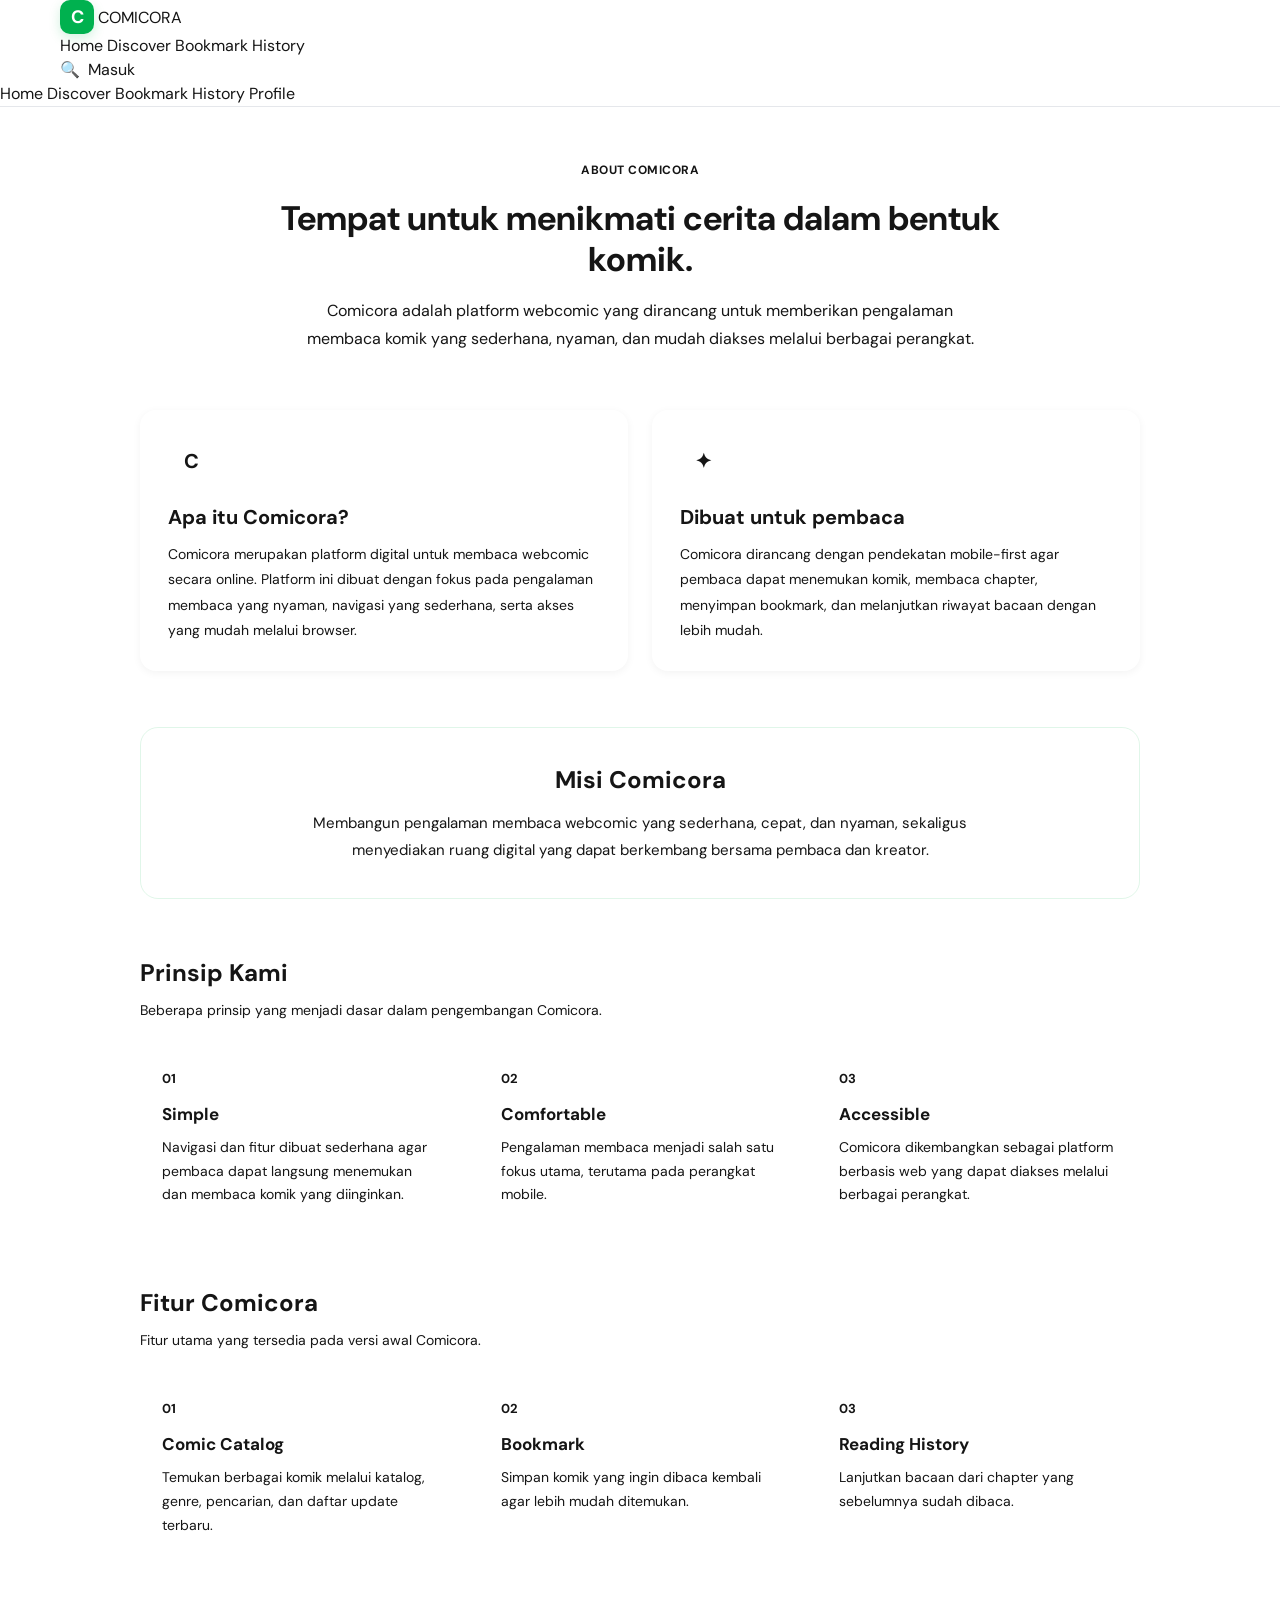
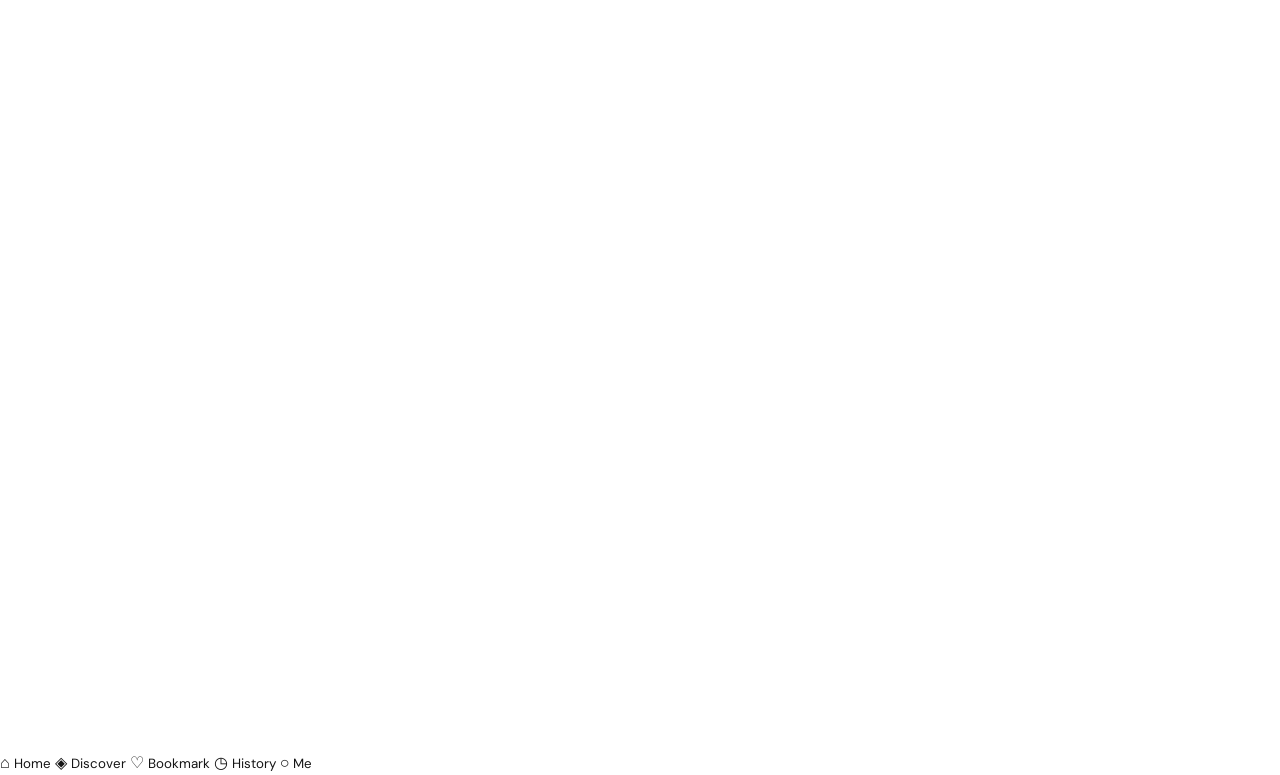
<file: pages/about.html>
<!DOCTYPE html>
<html lang="id">
<head>
    <meta charset="UTF-8">

    <meta
        name="viewport"
        content="width=device-width, initial-scale=1.0"
    >

    <meta
        name="theme-color"
        content="#00B14F"
    >

    <meta
        name="description"
        content="Tentang Comicora, platform baca webcomic untuk pembaca Indonesia."
    >

    <title>About Us - Comicora</title>

    <link
        rel="manifest"
        href="../manifest.json"
    >

    <link
        rel="icon"
        type="image/png"
        href="../assets/images/logo/favicon.png"
    >

    <!-- Google Font -->
    <link
        rel="preconnect"
        href="https://fonts.googleapis.com"
    >

    <link
        rel="preconnect"
        href="https://fonts.gstatic.com"
        crossorigin
    >

    <link
        href="https://fonts.googleapis.com/css2?family=DM+Sans:wght@400;500;600;700&display=swap"
        rel="stylesheet"
    >

    <!-- CSS -->
    <link
        rel="stylesheet"
        href="../css/reset.css"
    >

    <link
        rel="stylesheet"
        href="../css/variables.css"
    >

    <link
        rel="stylesheet"
        href="../css/global.css"
    >

    <link
        rel="stylesheet"
        href="../css/header.css"
    >

    <link
        rel="stylesheet"
        href="../css/footer.css"
    >

    <style>
        /*
        ========================================
        ABOUT PAGE
        ========================================
        */

        .about-page {
            padding: 48px 0 80px;
        }

        /*
        ========================================
        HERO
        ========================================
        */

        .about-hero {
            max-width: 800px;
            margin: 0 auto 56px;
            text-align: center;
        }

        .about-label {
            display: inline-flex;
            align-items: center;

            padding: 6px 12px;
            margin-bottom: 14px;

            background: var(--primary-light);
            color: var(--primary-dark);

            border-radius: 999px;

            font-size: 12px;
            font-weight: 700;

            text-transform: uppercase;
            letter-spacing: 0.5px;
        }

        .about-title {
            margin: 0 0 16px;

            color: var(--text);

            font-size: 34px;
            line-height: 1.2;
            font-weight: 700;
        }

        .about-description {
            max-width: 680px;
            margin: 0 auto;

            color: var(--text-secondary);

            font-size: 16px;
            line-height: 1.8;
        }

        /*
        ========================================
        INTRO
        ========================================
        */

        .about-intro {
            display: grid;
            grid-template-columns: 1fr 1fr;
            gap: 24px;

            max-width: 1000px;
            margin: 0 auto 56px;
        }

        .about-card {
            padding: 28px;

            background: var(--background);

            border: 1px solid var(--border);
            border-radius: 16px;

            box-shadow: var(--shadow-sm);
        }

        .about-card-icon {
            width: 46px;
            height: 46px;

            display: flex;
            align-items: center;
            justify-content: center;

            margin-bottom: 18px;

            background: var(--primary-light);
            color: var(--primary-dark);

            border-radius: 12px;

            font-size: 20px;
            font-weight: 700;
        }

        .about-card-title {
            margin: 0 0 10px;

            color: var(--text);

            font-size: 20px;
            font-weight: 700;
        }

        .about-card-text {
            margin: 0;

            color: var(--text-secondary);

            font-size: 14px;
            line-height: 1.8;
        }

        /*
        ========================================
        SECTION
        ========================================
        */

        .about-section {
            max-width: 1000px;
            margin: 0 auto 56px;
        }

        .about-section-header {
            margin-bottom: 24px;
        }

        .about-section-title {
            margin: 0 0 8px;

            color: var(--text);

            font-size: 24px;
            font-weight: 700;
        }

        .about-section-description {
            max-width: 700px;
            margin: 0;

            color: var(--text-secondary);

            font-size: 14px;
            line-height: 1.7;
        }

        /*
        ========================================
        VALUES
        ========================================
        */

        .about-values {
            display: grid;
            grid-template-columns: repeat(3, 1fr);
            gap: 16px;
        }

        .value-card {
            padding: 22px;

            background: var(--surface);

            border: 1px solid var(--border);
            border-radius: 14px;
        }

        .value-number {
            display: block;

            margin-bottom: 14px;

            color: var(--primary);

            font-size: 13px;
            font-weight: 700;
        }

        .value-title {
            margin: 0 0 8px;

            color: var(--text);

            font-size: 17px;
            font-weight: 700;
        }

        .value-text {
            margin: 0;

            color: var(--text-secondary);

            font-size: 14px;
            line-height: 1.7;
        }

        /*
        ========================================
        MISSION
        ========================================
        */

        .about-mission {
            padding: 34px;

            background:
                linear-gradient(
                    135deg,
                    var(--primary-light),
                    #ffffff
                );

            border: 1px solid rgba(0, 177, 79, 0.12);
            border-radius: 18px;

            text-align: center;
        }

        .about-mission-title {
            margin: 0 0 12px;

            color: var(--text);

            font-size: 24px;
            font-weight: 700;
        }

        .about-mission-text {
            max-width: 720px;
            margin: 0 auto;

            color: var(--text-secondary);

            font-size: 15px;
            line-height: 1.8;
        }

        /*
        ========================================
        CONTACT CTA
        ========================================
        */

        .about-cta {
            max-width: 1000px;
            margin: 0 auto;

            padding: 28px;

            background: var(--primary);
            color: #ffffff;

            border-radius: 16px;

            display: flex;
            align-items: center;
            justify-content: space-between;
            gap: 24px;
        }

        .about-cta-content {
            flex: 1;
        }

        .about-cta-title {
            margin: 0 0 6px;

            font-size: 20px;
            font-weight: 700;
        }

        .about-cta-text {
            margin: 0;

            color: rgba(255, 255, 255, 0.82);

            font-size: 14px;
            line-height: 1.6;
        }

        .about-cta-button {
            display: inline-flex;
            align-items: center;
            justify-content: center;

            min-height: 44px;

            padding: 0 20px;

            background: #ffffff;
            color: var(--primary-dark);

            border-radius: 9px;

            font-size: 14px;
            font-weight: 700;

            text-decoration: none;

            white-space: nowrap;

            transition:
                transform 0.2s ease,
                box-shadow 0.2s ease;
        }

        .about-cta-button:hover {
            transform: translateY(-1px);
            box-shadow: 0 5px 14px rgba(0, 0, 0, 0.12);
        }

        /*
        ========================================
        RESPONSIVE
        ========================================
        */

        @media (max-width: 900px) {
            .about-intro {
                grid-template-columns: 1fr;
            }

            .about-values {
                grid-template-columns: 1fr;
            }
        }

        @media (max-width: 767px) {
            .about-page {
                padding: 32px 0 100px;
            }

            .about-hero {
                margin-bottom: 40px;
            }

            .about-title {
                font-size: 27px;
            }

            .about-description {
                font-size: 14px;
            }

            .about-intro {
                margin-bottom: 40px;
            }

            .about-card {
                padding: 22px;
            }

            .about-section {
                margin-bottom: 40px;
            }

            .about-section-title {
                font-size: 21px;
            }

            .about-mission {
                padding: 26px 20px;
            }

            .about-mission-title {
                font-size: 21px;
            }

            .about-cta {
                flex-direction: column;
                align-items: flex-start;

                padding: 24px 20px;
            }

            .about-cta-button {
                width: 100%;
            }
        }
    </style>
</head>

<body>

    <!-- HEADER -->
    <header class="site-header">

        <div class="container header-inner">

            <a
                href="../index.html"
                class="logo"
                aria-label="Comicora Home"
            >
                <span class="logo-mark">
                    C
                </span>

                <span class="logo-text">
                    COMICORA
                </span>
            </a>


            <nav class="desktop-nav">

                <a href="../index.html">
                    Home
                </a>

                <a href="discover.html">
                    Discover
                </a>

                <a href="bookmark.html">
                    Bookmark
                </a>

                <a href="history.html">
                    History
                </a>

            </nav>


            <div class="header-actions">

                <a
                    href="search.html"
                    class="header-search"
                    aria-label="Cari"
                >
                    🔍
                </a>

                <a
                    href="profile.html"
                    class="header-profile"
                >
                    Masuk
                </a>

                <button
                    type="button"
                    class="menu-toggle"
                    aria-label="Buka menu"
                    aria-expanded="false"
                >
                    ☰
                </button>

            </div>

        </div>


        <!-- MOBILE MENU -->
        <div class="mobile-menu">

            <a href="../index.html">
                Home
            </a>

            <a href="discover.html">
                Discover
            </a>

            <a href="bookmark.html">
                Bookmark
            </a>

            <a href="history.html">
                History
            </a>

            <a href="profile.html">
                Profile
            </a>

        </div>

    </header>


    <!-- MAIN -->
    <main>

        <section class="about-page">

            <div class="container">

                <!-- HERO -->
                <div class="about-hero">

                    <span class="about-label">
                        About Comicora
                    </span>

                    <h1 class="about-title">
                        Tempat untuk menikmati
                        cerita dalam bentuk komik.
                    </h1>

                    <p class="about-description">
                        Comicora adalah platform webcomic yang
                        dirancang untuk memberikan pengalaman
                        membaca komik yang sederhana, nyaman,
                        dan mudah diakses melalui berbagai perangkat.
                    </p>

                </div>


                <!-- INTRO -->
                <div class="about-intro">

                    <article class="about-card">

                        <div class="about-card-icon">
                            C
                        </div>

                        <h2 class="about-card-title">
                            Apa itu Comicora?
                        </h2>

                        <p class="about-card-text">
                            Comicora merupakan platform digital
                            untuk membaca webcomic secara online.
                            Platform ini dibuat dengan fokus pada
                            pengalaman membaca yang nyaman,
                            navigasi yang sederhana, serta akses
                            yang mudah melalui browser.
                        </p>

                    </article>


                    <article class="about-card">

                        <div class="about-card-icon">
                            ✦
                        </div>

                        <h2 class="about-card-title">
                            Dibuat untuk pembaca
                        </h2>

                        <p class="about-card-text">
                            Comicora dirancang dengan pendekatan
                            mobile-first agar pembaca dapat
                            menemukan komik, membaca chapter,
                            menyimpan bookmark, dan melanjutkan
                            riwayat bacaan dengan lebih mudah.
                        </p>

                    </article>

                </div>


                <!-- MISSION -->
                <section class="about-section">

                    <div class="about-mission">

                        <h2 class="about-mission-title">
                            Misi Comicora
                        </h2>

                        <p class="about-mission-text">
                            Membangun pengalaman membaca webcomic
                            yang sederhana, cepat, dan nyaman,
                            sekaligus menyediakan ruang digital
                            yang dapat berkembang bersama pembaca
                            dan kreator.
                        </p>

                    </div>

                </section>


                <!-- VALUES -->
                <section class="about-section">

                    <div class="about-section-header">

                        <h2 class="about-section-title">
                            Prinsip Kami
                        </h2>

                        <p class="about-section-description">
                            Beberapa prinsip yang menjadi dasar
                            dalam pengembangan Comicora.
                        </p>

                    </div>


                    <div class="about-values">

                        <article class="value-card">

                            <span class="value-number">
                                01
                            </span>

                            <h3 class="value-title">
                                Simple
                            </h3>

                            <p class="value-text">
                                Navigasi dan fitur dibuat
                                sederhana agar pembaca dapat
                                langsung menemukan dan membaca
                                komik yang diinginkan.
                            </p>

                        </article>


                        <article class="value-card">

                            <span class="value-number">
                                02
                            </span>

                            <h3 class="value-title">
                                Comfortable
                            </h3>

                            <p class="value-text">
                                Pengalaman membaca menjadi
                                salah satu fokus utama, terutama
                                pada perangkat mobile.
                            </p>

                        </article>


                        <article class="value-card">

                            <span class="value-number">
                                03
                            </span>

                            <h3 class="value-title">
                                Accessible
                            </h3>

                            <p class="value-text">
                                Comicora dikembangkan sebagai
                                platform berbasis web yang dapat
                                diakses melalui berbagai perangkat.
                            </p>

                        </article>

                    </div>

                </section>


                <!-- FEATURES -->
                <section class="about-section">

                    <div class="about-section-header">

                        <h2 class="about-section-title">
                            Fitur Comicora
                        </h2>

                        <p class="about-section-description">
                            Fitur utama yang tersedia pada versi
                            awal Comicora.
                        </p>

                    </div>


                    <div class="about-values">

                        <article class="value-card">

                            <span class="value-number">
                                01
                            </span>

                            <h3 class="value-title">
                                Comic Catalog
                            </h3>

                            <p class="value-text">
                                Temukan berbagai komik melalui
                                katalog, genre, pencarian, dan
                                daftar update terbaru.
                            </p>

                        </article>


                        <article class="value-card">

                            <span class="value-number">
                                02
                            </span>

                            <h3 class="value-title">
                                Bookmark
                            </h3>

                            <p class="value-text">
                                Simpan komik yang ingin dibaca
                                kembali agar lebih mudah ditemukan.
                            </p>

                        </article>


                        <article class="value-card">

                            <span class="value-number">
                                03
                            </span>

                            <h3 class="value-title">
                                Reading History
                            </h3>

                            <p class="value-text">
                                Lanjutkan bacaan dari chapter yang
                                sebelumnya sudah dibaca.
                            </p>

                        </article>

                    </div>

                </section>


                <!-- CTA -->
                <div class="about-cta">

                    <div class="about-cta-content">

                        <h2 class="about-cta-title">
                            Punya pertanyaan atau masukan?
                        </h2>

                        <p class="about-cta-text">
                            Kami terbuka terhadap pertanyaan,
                            laporan masalah, dan masukan mengenai
                            Comicora.
                        </p>

                    </div>


                    <a
                        href="contact.html"
                        class="about-cta-button"
                    >
                        Hubungi Kami
                    </a>

                </div>

            </div>

        </section>

    </main>


    <!-- FOOTER -->
    <footer class="site-footer">

        <div class="container">

            <div class="footer-grid">

                <div class="footer-brand">

                    <a
                        href="../index.html"
                        class="footer-logo"
                    >
                        COMICORA
                    </a>

                    <p>
                        Platform baca webcomic untuk pembaca Indonesia.
                    </p>

                    <div class="footer-socials">

                        <a
                            href="#"
                            aria-label="Instagram"
                        >
                            IG
                        </a>

                        <a
                            href="#"
                            aria-label="TikTok"
                        >
                            TK
                        </a>

                        <a
                            href="#"
                            aria-label="X"
                        >
                            X
                        </a>

                    </div>

                </div>


                <div class="footer-column">

                    <h3>
                        Explore
                    </h3>

                    <a href="discover.html">
                        Discover
                    </a>

                    <a href="search.html">
                        Search
                    </a>

                    <a href="bookmark.html">
                        Bookmark
                    </a>

                    <a href="history.html">
                        History
                    </a>

                </div>


                <div class="footer-column">

                    <h3>
                        Information
                    </h3>

                    <a href="about.html">
                        About Us
                    </a>

                    <a href="faq.html">
                        FAQ
                    </a>

                    <a href="contact.html">
                        Contact
                    </a>

                </div>


                <div class="footer-column">

                    <h3>
                        Legal
                    </h3>

                    <a href="terms.html">
                        Terms of Service
                    </a>

                    <a href="privacy.html">
                        Privacy Policy
                    </a>

                    <a href="#">
                        Ad Policy
                    </a>

                </div>

            </div>


            <div class="footer-bottom">

                <p>
                    © <span id="current-year"></span>
                    Comicora. All rights reserved.
                </p>

            </div>

        </div>

    </footer>


    <!-- MOBILE BOTTOM NAV -->
    <nav class="mobile-bottom-nav">

        <a href="../index.html">
            <span>⌂</span>
            <small>Home</small>
        </a>

        <a href="discover.html">
            <span>◈</span>
            <small>Discover</small>
        </a>

        <a href="bookmark.html">
            <span>♡</span>
            <small>Bookmark</small>
        </a>

        <a href="history.html">
            <span>◷</span>
            <small>History</small>
        </a>

        <a href="profile.html">
            <span>○</span>
            <small>Me</small>
        </a>

    </nav>


    <!-- JS -->
    <script src="../js/app.js"></script>
    <script src="../js/pwa.js"></script>

</body>
</html>
</file>
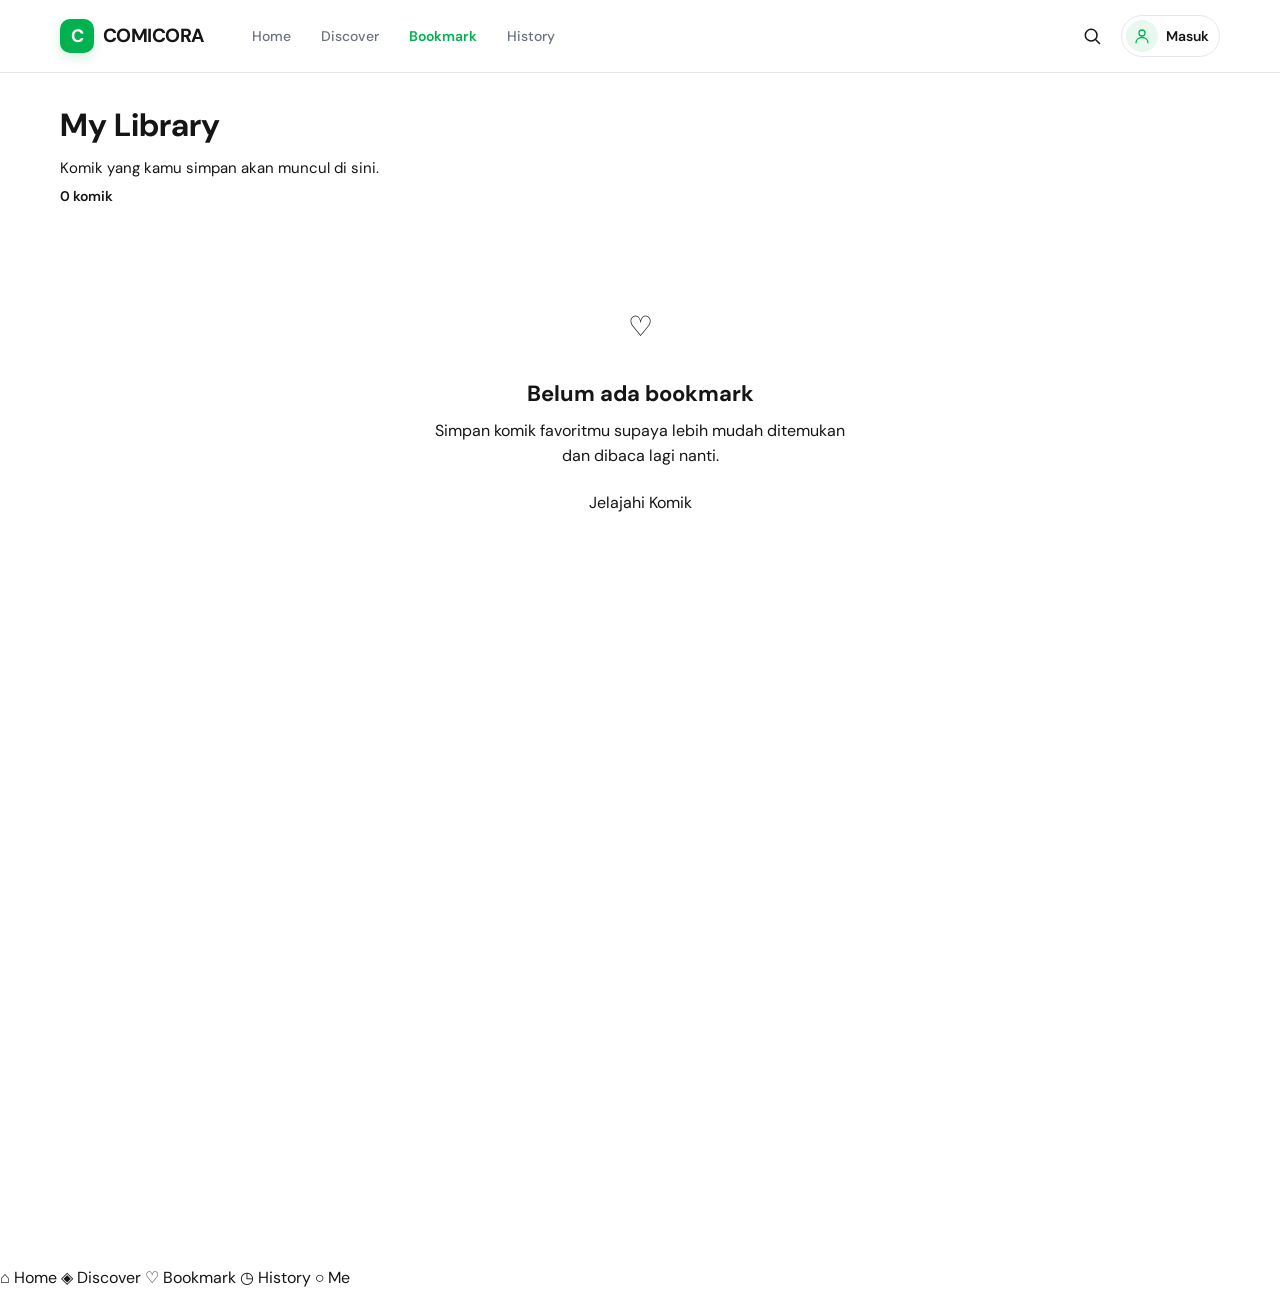
<file: pages/bookmark.html>
<!DOCTYPE html>
<html lang="id">

<head>
    <meta charset="UTF-8">

    <meta
        name="viewport"
        content="width=device-width, initial-scale=1.0"
    >

    <meta
        name="theme-color"
        content="#00B14F"
    >

    <meta
        name="description"
        content="Daftar komik yang kamu simpan di Comicora."
    >

    <title>Bookmark - Comicora</title>

    <link
        rel="manifest"
        href="../manifest.json"
    >

    <link
        rel="icon"
        href="../assets/images/logo/favicon.png"
    >

    <link
        rel="preconnect"
        href="https://fonts.googleapis.com"
    >

    <link
        rel="preconnect"
        href="https://fonts.gstatic.com"
        crossorigin
    >

    <link
        href="https://fonts.googleapis.com/css2?family=DM+Sans:wght@400;500;600;700&display=swap"
        rel="stylesheet"
    >

    <link
        rel="stylesheet"
        href="../css/reset.css"
    >

    <link
        rel="stylesheet"
        href="../css/variables.css"
    >

    <link
        rel="stylesheet"
        href="../css/global.css"
    >

    <link
        rel="stylesheet"
        href="../css/header.css"
    >

    <link
        rel="stylesheet"
        href="../css/footer.css"
    >

    <link
        rel="stylesheet"
        href="../css/cards.css"
    >

    <link
        rel="stylesheet"
        href="../css/responsive.css"
    >

    <style>
        .library-page {
            min-height: 70vh;
            padding: 28px 0 80px;
        }

        .library-header {
            margin-bottom: 28px;
        }

        .library-header h1 {
            margin-bottom: 8px;
            font-size: 32px;
            font-weight: 700;
        }

        .library-header p {
            color: var(--text-secondary);
            font-size: 15px;
        }

        .library-count {
            margin-top: 6px;
            color: var(--primary);
            font-size: 14px;
            font-weight: 600;
        }

        .library-empty {
            display: none;
            padding: 60px 20px;
            text-align: center;
            background: var(--surface);
            border: 1px solid var(--border);
            border-radius: var(--radius-lg);
        }

        .library-empty.is-visible {
            display: block;
        }

        .library-empty-icon {
            width: 64px;
            height: 64px;
            display: flex;
            align-items: center;
            justify-content: center;
            margin: 0 auto 18px;
            background: var(--primary-light);
            color: var(--primary);
            border-radius: 50%;
            font-size: 28px;
        }

        .library-empty h2 {
            margin-bottom: 8px;
            font-size: 22px;
        }

        .library-empty p {
            max-width: 440px;
            margin: 0 auto 22px;
            color: var(--text-secondary);
            line-height: 1.6;
        }

        .library-empty .btn {
            display: inline-flex;
        }

        .library-grid {
            display: grid;
            grid-template-columns: repeat(6, minmax(0, 1fr));
            gap: 22px 16px;
        }

        @media (max-width: 1200px) {
            .library-grid {
                grid-template-columns: repeat(5, minmax(0, 1fr));
            }
        }

        @media (max-width: 1024px) {
            .library-page {
                padding-top: 36px;
            }

            .library-grid {
                grid-template-columns: repeat(4, minmax(0, 1fr));
            }
        }

        @media (max-width: 767px) {
            .library-page {
                padding: 28px 0 100px;
            }

            .library-header {
                margin-bottom: 22px;
            }

            .library-header h1 {
                font-size: 26px;
            }

            .library-grid {
                grid-template-columns: repeat(2, minmax(0, 1fr));
                gap: 22px 12px;
            }

            .library-empty {
                padding: 48px 18px;
            }
        }
    </style>
</head>

<body>

    <!-- HEADER -->
    <header class="site-header">

        <div class="container header-container">

            <!-- Mobile Menu Button -->
            <button
                class="menu-toggle"
                id="menuToggle"
                type="button"
                aria-label="Buka menu"
                aria-expanded="false"
            >
                <span></span>
                <span></span>
                <span></span>
            </button>

            <!-- Logo -->
            <a
                href="../index.html"
                class="comicora-logo"
                aria-label="Comicora Home"
            >
                <span class="logo-mark">
                    C
                </span>

                <span class="logo-text">
                    COMICORA
                </span>
            </a>

            <!-- Desktop Navigation -->
            <nav
                class="main-navigation"
                aria-label="Navigasi utama"
            >

                <a
                    href="../index.html"
                    class="nav-link"
                >
                    Home
                </a>

                <a
                    href="discover.html"
                    class="nav-link"
                >
                    Discover
                </a>

                <a
                    href="bookmark.html"
                    class="nav-link active"
                >
                    Bookmark
                </a>

                <a
                    href="history.html"
                    class="nav-link"
                >
                    History
                </a>

            </nav>

            <!-- Header Actions -->
            <div class="header-actions">

                <!-- Search -->
                <a
                    href="search.html"
                    class="header-icon-button"
                    aria-label="Cari komik"
                >
                    <svg
                        viewBox="0 0 24 24"
                        aria-hidden="true"
                    >
                        <circle
                            cx="11"
                            cy="11"
                            r="7"
                        ></circle>

                        <line
                            x1="16.5"
                            y1="16.5"
                            x2="21"
                            y2="21"
                        ></line>
                    </svg>
                </a>

                <!-- Profile -->
                <a
                    href="profile.html"
                    class="profile-button"
                >
                    <span class="profile-avatar">
                        <svg
                            viewBox="0 0 24 24"
                            aria-hidden="true"
                        >
                            <circle
                                cx="12"
                                cy="8"
                                r="4"
                            ></circle>

                            <path
                                d="M4 21c0-4.2 3.6-7 8-7s8 2.8 8 7"
                            ></path>
                        </svg>
                    </span>

                    <span class="profile-label">
                        Masuk
                    </span>
                </a>

            </div>

        </div>

        <!-- Mobile Navigation -->
        <nav
            class="mobile-navigation"
            id="mobileNavigation"
            aria-label="Navigasi mobile"
        >

            <a
                href="../index.html"
                class="mobile-nav-link"
            >
                <span class="mobile-nav-icon">
                    🏠
                </span>

                <span>
                    Home
                </span>
            </a>

            <a
                href="discover.html"
                class="mobile-nav-link"
            >
                <span class="mobile-nav-icon">
                    🔎
                </span>

                <span>
                    Discover
                </span>
            </a>

            <a
                href="bookmark.html"
                class="mobile-nav-link active"
            >
                <span class="mobile-nav-icon">
                    🔖
                </span>

                <span>
                    Bookmark
                </span>
            </a>

            <a
                href="history.html"
                class="mobile-nav-link"
            >
                <span class="mobile-nav-icon">
                    🕘
                </span>

                <span>
                    History
                </span>
            </a>

            <a
                href="profile.html"
                class="mobile-nav-link"
            >
                <span class="mobile-nav-icon">
                    👤
                </span>

                <span>
                    Profile
                </span>
            </a>

        </nav>

    </header>


    <!-- MAIN -->
    <main>

        <section class="library-page">

            <div class="container">

                <div class="library-header">

                    <h1>
                        My Library
                    </h1>

                    <p>
                        Komik yang kamu simpan akan muncul di sini.
                    </p>

                    <div
                        class="library-count"
                        id="bookmark-count"
                    >
                        0 komik
                    </div>

                </div>


                <!-- BOOKMARK GRID -->
                <div
                    class="library-grid"
                    id="bookmark-comics"
                ></div>


                <!-- EMPTY STATE -->
                <div
                    class="library-empty"
                    id="bookmark-empty"
                >

                    <div class="library-empty-icon">
                        ♡
                    </div>

                    <h2>
                        Belum ada bookmark
                    </h2>

                    <p>
                        Simpan komik favoritmu supaya
                        lebih mudah ditemukan dan dibaca
                        lagi nanti.
                    </p>

                    <a
                        href="discover.html"
                        class="btn btn-primary"
                    >
                        Jelajahi Komik
                    </a>

                </div>

            </div>

        </section>

    </main>


    <!-- FOOTER -->
    <footer class="site-footer">

        <div class="container">

            <div class="footer-main">

                <div class="footer-brand">

                    <a
                        href="../index.html"
                        class="footer-logo"
                    >
                        <span class="brand-mark">
                            C
                        </span>

                        <span>
                            COMICORA
                        </span>
                    </a>

                    <p>
                        Platform baca webcomic dan manhwa
                        untuk pembaca Indonesia.
                    </p>

                    <div class="footer-social">

                        <a
                            href="#"
                            aria-label="Instagram"
                        >
                            IG
                        </a>

                        <a
                            href="#"
                            aria-label="TikTok"
                        >
                            TK
                        </a>

                        <a
                            href="#"
                            aria-label="X"
                        >
                            X
                        </a>

                    </div>

                </div>


                <div class="footer-column">

                    <h3>
                        Explore
                    </h3>

                    <a href="discover.html">
                        Discover
                    </a>

                    <a href="search.html">
                        Search
                    </a>

                    <a href="bookmark.html">
                        Bookmark
                    </a>

                    <a href="history.html">
                        History
                    </a>

                </div>


                <div class="footer-column">

                    <h3>
                        Information
                    </h3>

                    <a href="about.html">
                        About Us
                    </a>

                    <a href="faq.html">
                        FAQ
                    </a>

                    <a href="contact.html">
                        Contact
                    </a>

                </div>


                <div class="footer-column">

                    <h3>
                        Legal
                    </h3>

                    <a href="terms.html">
                        Terms of Service
                    </a>

                    <a href="privacy.html">
                        Privacy Policy
                    </a>

                    <a href="#">
                        Ad Policy
                    </a>

                </div>

            </div>


            <div class="footer-bottom">

                <p>
                    ©
                    <span data-current-year>
                        2026
                    </span>
                    Comicora. All rights reserved.
                </p>

            </div>

        </div>

    </footer>


    <!-- MOBILE BOTTOM NAV -->
    <nav
        class="mobile-bottom-nav"
        aria-label="Navigasi mobile"
    >

        <a href="../index.html">

            <span class="bottom-nav-icon">
                ⌂
            </span>

            <span>
                Home
            </span>

        </a>


        <a href="discover.html">

            <span class="bottom-nav-icon">
                ◈
            </span>

            <span>
                Discover
            </span>

        </a>


        <a
            href="bookmark.html"
            class="active"
        >

            <span class="bottom-nav-icon">
                ♡
            </span>

            <span>
                Bookmark
            </span>

        </a>


        <a href="history.html">

            <span class="bottom-nav-icon">
                ◷
            </span>

            <span>
                History
            </span>

        </a>


        <a href="profile.html">

            <span class="bottom-nav-icon">
                ○
            </span>

            <span>
                Me
            </span>

        </a>

    </nav>


    <!-- SCRIPTS -->
    <script src="../js/app.js"></script>

    <script src="../js/pwa.js"></script>

    <script src="../js/home.js"></script>

    <script src="../js/bookmark.js"></script>

</body>

</html>
</file>
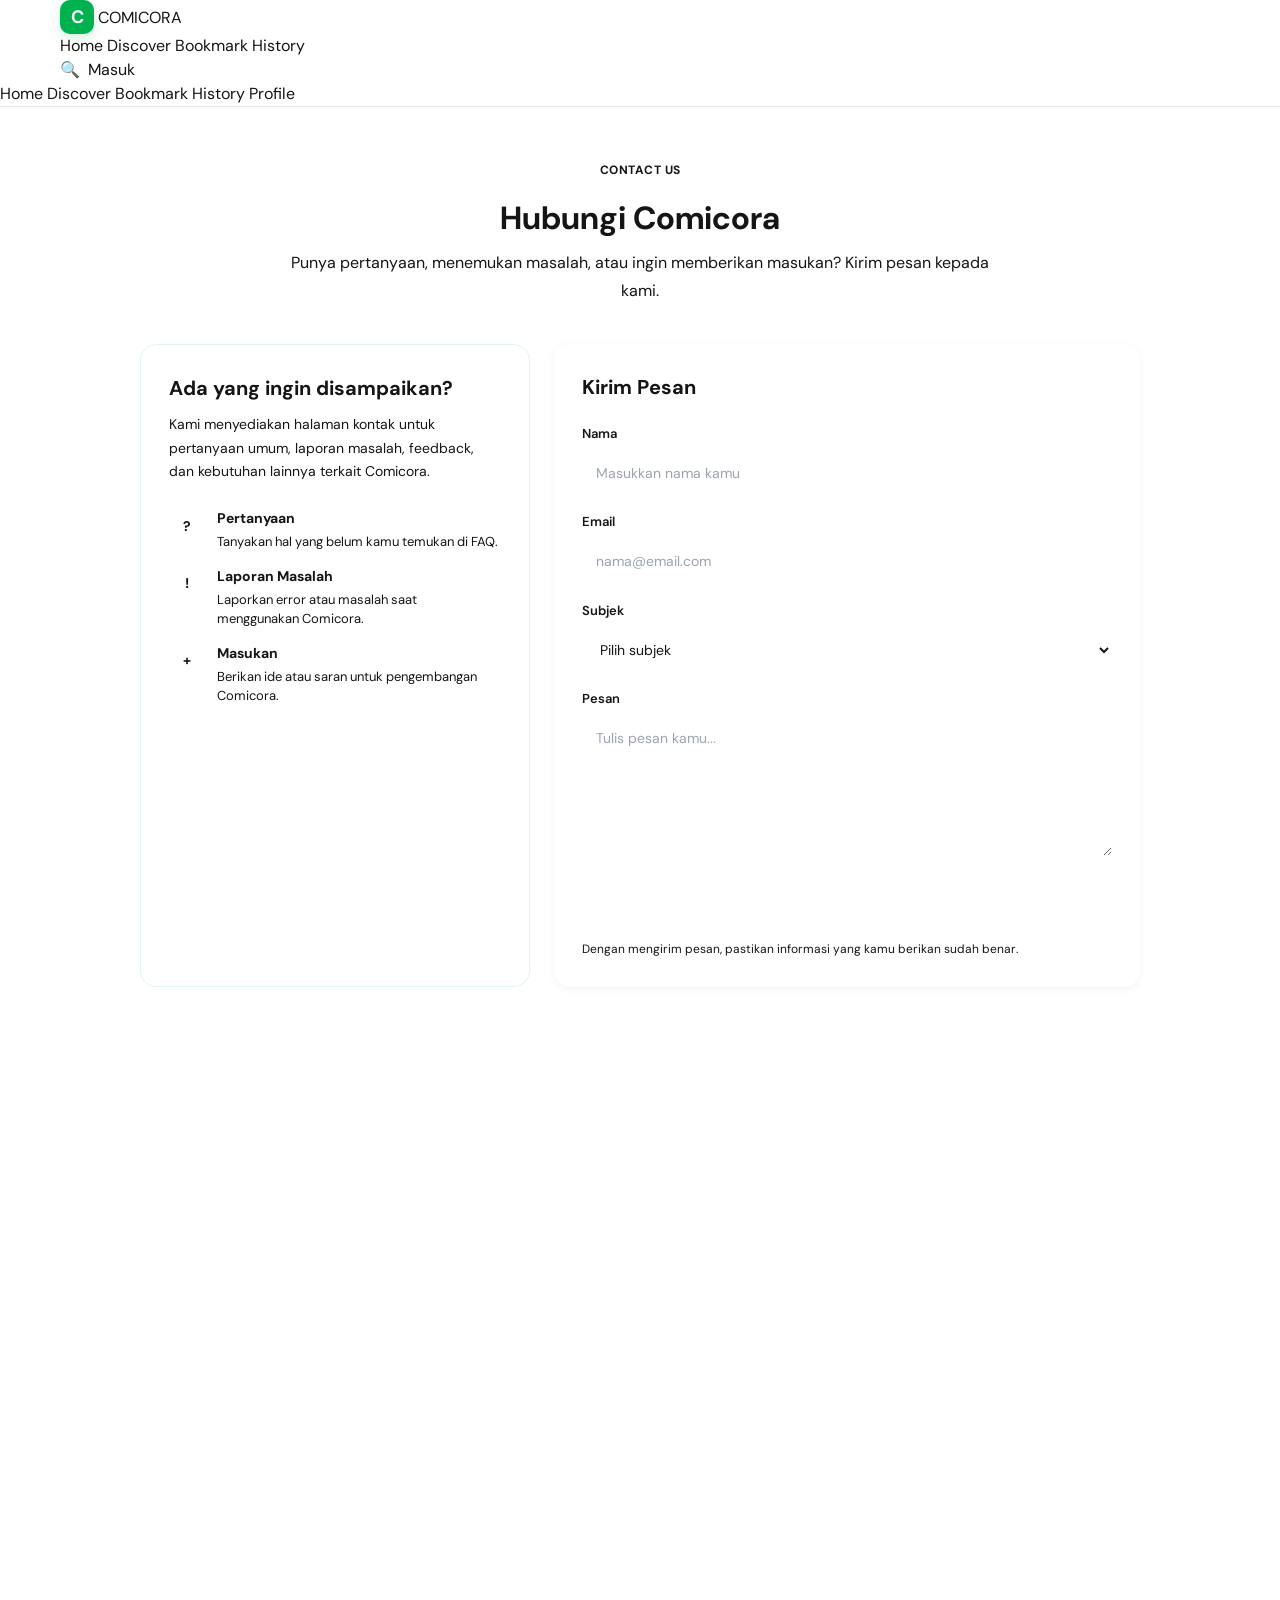
<file: pages/contact.html>
<!DOCTYPE html>
<html lang="id">
<head>
    <meta charset="UTF-8">

    <meta
        name="viewport"
        content="width=device-width, initial-scale=1.0"
    >

    <meta
        name="theme-color"
        content="#00B14F"
    >

    <meta
        name="description"
        content="Hubungi Comicora untuk pertanyaan, laporan masalah, dan masukan."
    >

    <title>Contact - Comicora</title>

    <link
        rel="manifest"
        href="../manifest.json"
    >

    <link
        rel="icon"
        type="image/png"
        href="../assets/images/logo/favicon.png"
    >

    <!-- Google Font -->
    <link
        rel="preconnect"
        href="https://fonts.googleapis.com"
    >

    <link
        rel="preconnect"
        href="https://fonts.gstatic.com"
        crossorigin
    >

    <link
        href="https://fonts.googleapis.com/css2?family=DM+Sans:wght@400;500;600;700&display=swap"
        rel="stylesheet"
    >

    <!-- CSS -->
    <link
        rel="stylesheet"
        href="../css/reset.css"
    >

    <link
        rel="stylesheet"
        href="../css/variables.css"
    >

    <link
        rel="stylesheet"
        href="../css/global.css"
    >

    <link
        rel="stylesheet"
        href="../css/header.css"
    >

    <link
        rel="stylesheet"
        href="../css/footer.css"
    >

    <style>
        /*
        ========================================
        CONTACT PAGE
        ========================================
        */

        .contact-page {
            padding: 48px 0 80px;
        }

        /*
        ========================================
        HERO
        ========================================
        */

        .contact-header {
            max-width: 720px;
            margin: 0 auto 40px;
            text-align: center;
        }

        .contact-label {
            display: inline-flex;
            align-items: center;

            padding: 6px 12px;
            margin-bottom: 14px;

            background: var(--primary-light);
            color: var(--primary-dark);

            border-radius: 999px;

            font-size: 12px;
            font-weight: 700;

            text-transform: uppercase;
            letter-spacing: 0.5px;
        }

        .contact-title {
            margin: 0 0 12px;

            color: var(--text);

            font-size: 32px;
            line-height: 1.2;
            font-weight: 700;
        }

        .contact-description {
            margin: 0;

            color: var(--text-secondary);

            font-size: 16px;
            line-height: 1.7;
        }

        /*
        ========================================
        CONTENT
        ========================================
        */

        .contact-content {
            display: grid;
            grid-template-columns: 0.8fr 1.2fr;
            gap: 24px;

            max-width: 1000px;
            margin: 0 auto;
        }

        /*
        ========================================
        INFO CARD
        ========================================
        */

        .contact-info {
            padding: 28px;

            background: var(--primary-light);

            border: 1px solid rgba(0, 177, 79, 0.12);
            border-radius: 16px;
        }

        .contact-info-title {
            margin: 0 0 10px;

            color: var(--text);

            font-size: 20px;
            font-weight: 700;
        }

        .contact-info-description {
            margin: 0 0 24px;

            color: var(--text-secondary);

            font-size: 14px;
            line-height: 1.7;
        }

        .contact-info-list {
            display: flex;
            flex-direction: column;
            gap: 14px;
        }

        .contact-info-item {
            display: flex;
            align-items: flex-start;
            gap: 12px;
        }

        .contact-info-icon {
            width: 36px;
            height: 36px;

            display: flex;
            align-items: center;
            justify-content: center;

            flex-shrink: 0;

            background: #ffffff;
            color: var(--primary-dark);

            border-radius: 9px;

            font-size: 14px;
            font-weight: 700;
        }

        .contact-info-item h3 {
            margin: 0 0 3px;

            color: var(--text);

            font-size: 14px;
            font-weight: 700;
        }

        .contact-info-item p {
            margin: 0;

            color: var(--text-secondary);

            font-size: 13px;
            line-height: 1.5;
        }

        /*
        ========================================
        FORM CARD
        ========================================
        */

        .contact-form-card {
            padding: 28px;

            background: var(--background);

            border: 1px solid var(--border);
            border-radius: 16px;

            box-shadow: var(--shadow-sm);
        }

        .contact-form-title {
            margin: 0 0 22px;

            color: var(--text);

            font-size: 20px;
            font-weight: 700;
        }

        .contact-form {
            display: flex;
            flex-direction: column;
            gap: 16px;
        }

        .form-group {
            display: flex;
            flex-direction: column;
            gap: 7px;
        }

        .form-label {
            color: var(--text);

            font-size: 13px;
            font-weight: 600;
        }

        .form-input,
        .form-select,
        .form-textarea {
            width: 100%;

            padding: 12px 14px;

            background: #ffffff;
            color: var(--text);

            border: 1px solid var(--border);
            border-radius: 9px;

            font-family: inherit;
            font-size: 14px;

            outline: none;

            transition:
                border-color 0.2s ease,
                box-shadow 0.2s ease;
        }

        .form-input,
        .form-select {
            min-height: 46px;
        }

        .form-textarea {
            min-height: 140px;

            resize: vertical;
        }

        .form-input:focus,
        .form-select:focus,
        .form-textarea:focus {
            border-color: var(--primary);

            box-shadow:
                0 0 0 3px rgba(0, 177, 79, 0.1);
        }

        .form-input::placeholder,
        .form-textarea::placeholder {
            color: #9CA3AF;
        }

        .contact-submit {
            width: 100%;
            min-height: 48px;

            margin-top: 4px;

            background: var(--primary);
            color: #ffffff;

            border: 0;
            border-radius: 9px;

            font-family: inherit;
            font-size: 14px;
            font-weight: 700;

            cursor: pointer;

            transition:
                background 0.2s ease,
                transform 0.2s ease;
        }

        .contact-submit:hover {
            background: var(--primary-dark);
            transform: translateY(-1px);
        }

        .contact-submit:active {
            transform: translateY(0);
        }

        /*
        ========================================
        FORM STATUS
        ========================================
        */

        .contact-status {
            display: none;

            padding: 12px 14px;

            background: var(--primary-light);
            color: var(--primary-dark);

            border-radius: 9px;

            font-size: 13px;
            line-height: 1.5;
        }

        .contact-status.is-visible {
            display: block;
        }

        /*
        ========================================
        NOTE
        ========================================
        */

        .contact-note {
            margin-top: 16px;

            color: var(--text-secondary);

            font-size: 12px;
            line-height: 1.6;
        }

        /*
        ========================================
        RESPONSIVE
        ========================================
        */

        @media (max-width: 900px) {
            .contact-content {
                grid-template-columns: 1fr;
                max-width: 700px;
            }
        }

        @media (max-width: 767px) {
            .contact-page {
                padding: 32px 0 100px;
            }

            .contact-header {
                margin-bottom: 28px;
            }

            .contact-title {
                font-size: 27px;
            }

            .contact-description {
                font-size: 14px;
            }

            .contact-info,
            .contact-form-card {
                padding: 22px;
            }
        }
    </style>
</head>

<body>

    <!-- HEADER -->
    <header class="site-header">

        <div class="container header-inner">

            <a
                href="../index.html"
                class="logo"
                aria-label="Comicora Home"
            >
                <span class="logo-mark">
                    C
                </span>

                <span class="logo-text">
                    COMICORA
                </span>
            </a>

            <nav class="desktop-nav">

                <a href="../index.html">
                    Home
                </a>

                <a href="discover.html">
                    Discover
                </a>

                <a href="bookmark.html">
                    Bookmark
                </a>

                <a href="history.html">
                    History
                </a>

            </nav>

            <div class="header-actions">

                <a
                    href="search.html"
                    class="header-search"
                    aria-label="Cari"
                >
                    🔍
                </a>

                <a
                    href="profile.html"
                    class="header-profile"
                >
                    Masuk
                </a>

                <button
                    type="button"
                    class="menu-toggle"
                    aria-label="Buka menu"
                    aria-expanded="false"
                >
                    ☰
                </button>

            </div>

        </div>

        <!-- MOBILE MENU -->
        <div class="mobile-menu">

            <a href="../index.html">
                Home
            </a>

            <a href="discover.html">
                Discover
            </a>

            <a href="bookmark.html">
                Bookmark
            </a>

            <a href="history.html">
                History
            </a>

            <a href="profile.html">
                Profile
            </a>

        </div>

    </header>


    <!-- MAIN -->
    <main>

        <section class="contact-page">

            <div class="container">

                <!-- HEADER -->
                <div class="contact-header">

                    <span class="contact-label">
                        Contact Us
                    </span>

                    <h1 class="contact-title">
                        Hubungi Comicora
                    </h1>

                    <p class="contact-description">
                        Punya pertanyaan, menemukan masalah,
                        atau ingin memberikan masukan?
                        Kirim pesan kepada kami.
                    </p>

                </div>


                <!-- CONTENT -->
                <div class="contact-content">

                    <!-- INFO -->
                    <aside class="contact-info">

                        <h2 class="contact-info-title">
                            Ada yang ingin disampaikan?
                        </h2>

                        <p class="contact-info-description">
                            Kami menyediakan halaman kontak untuk
                            pertanyaan umum, laporan masalah,
                            feedback, dan kebutuhan lainnya terkait
                            Comicora.
                        </p>


                        <div class="contact-info-list">

                            <div class="contact-info-item">

                                <div class="contact-info-icon">
                                    ?
                                </div>

                                <div>
                                    <h3>
                                        Pertanyaan
                                    </h3>

                                    <p>
                                        Tanyakan hal yang belum
                                        kamu temukan di FAQ.
                                    </p>
                                </div>

                            </div>


                            <div class="contact-info-item">

                                <div class="contact-info-icon">
                                    !
                                </div>

                                <div>
                                    <h3>
                                        Laporan Masalah
                                    </h3>

                                    <p>
                                        Laporkan error atau masalah
                                        saat menggunakan Comicora.
                                    </p>
                                </div>

                            </div>


                            <div class="contact-info-item">

                                <div class="contact-info-icon">
                                    +
                                </div>

                                <div>
                                    <h3>
                                        Masukan
                                    </h3>

                                    <p>
                                        Berikan ide atau saran untuk
                                        pengembangan Comicora.
                                    </p>
                                </div>

                            </div>

                        </div>

                    </aside>


                    <!-- FORM -->
                    <div class="contact-form-card">

                        <h2 class="contact-form-title">
                            Kirim Pesan
                        </h2>

                        <form
                            class="contact-form"
                            id="contact-form"
                        >

                            <div class="form-group">

                                <label
                                    class="form-label"
                                    for="contact-name"
                                >
                                    Nama
                                </label>

                                <input
                                    type="text"
                                    id="contact-name"
                                    name="name"
                                    class="form-input"
                                    placeholder="Masukkan nama kamu"
                                    autocomplete="name"
                                    required
                                >

                            </div>


                            <div class="form-group">

                                <label
                                    class="form-label"
                                    for="contact-email"
                                >
                                    Email
                                </label>

                                <input
                                    type="email"
                                    id="contact-email"
                                    name="email"
                                    class="form-input"
                                    placeholder="nama@email.com"
                                    autocomplete="email"
                                    required
                                >

                            </div>


                            <div class="form-group">

                                <label
                                    class="form-label"
                                    for="contact-subject"
                                >
                                    Subjek
                                </label>

                                <select
                                    id="contact-subject"
                                    name="subject"
                                    class="form-select"
                                    required
                                >

                                    <option value="">
                                        Pilih subjek
                                    </option>

                                    <option value="question">
                                        Pertanyaan
                                    </option>

                                    <option value="bug">
                                        Laporan Masalah
                                    </option>

                                    <option value="feedback">
                                        Feedback
                                    </option>

                                    <option value="copyright">
                                        Copyright
                                    </option>

                                    <option value="other">
                                        Lainnya
                                    </option>

                                </select>

                            </div>


                            <div class="form-group">

                                <label
                                    class="form-label"
                                    for="contact-message"
                                >
                                    Pesan
                                </label>

                                <textarea
                                    id="contact-message"
                                    name="message"
                                    class="form-textarea"
                                    placeholder="Tulis pesan kamu..."
                                    required
                                ></textarea>

                            </div>


                            <div
                                class="contact-status"
                                id="contact-status"
                                role="status"
                            >
                                Pesan berhasil disiapkan.
                                Form ini akan terhubung ke backend
                                Comicora setelah sistem API tersedia.
                            </div>


                            <button
                                type="submit"
                                class="contact-submit"
                            >
                                Kirim Pesan
                            </button>

                        </form>


                        <p class="contact-note">
                            Dengan mengirim pesan, pastikan informasi
                            yang kamu berikan sudah benar.
                        </p>

                    </div>

                </div>

            </div>

        </section>

    </main>


    <!-- FOOTER -->
    <footer class="site-footer">

        <div class="container">

            <div class="footer-grid">

                <div class="footer-brand">

                    <a
                        href="../index.html"
                        class="footer-logo"
                    >
                        COMICORA
                    </a>

                    <p>
                        Platform baca webcomic untuk pembaca Indonesia.
                    </p>

                    <div class="footer-socials">

                        <a
                            href="#"
                            aria-label="Instagram"
                        >
                            IG
                        </a>

                        <a
                            href="#"
                            aria-label="TikTok"
                        >
                            TK
                        </a>

                        <a
                            href="#"
                            aria-label="X"
                        >
                            X
                        </a>

                    </div>

                </div>


                <div class="footer-column">

                    <h3>
                        Explore
                    </h3>

                    <a href="discover.html">
                        Discover
                    </a>

                    <a href="search.html">
                        Search
                    </a>

                    <a href="bookmark.html">
                        Bookmark
                    </a>

                    <a href="history.html">
                        History
                    </a>

                </div>


                <div class="footer-column">

                    <h3>
                        Information
                    </h3>

                    <a href="about.html">
                        About Us
                    </a>

                    <a href="faq.html">
                        FAQ
                    </a>

                    <a href="contact.html">
                        Contact
                    </a>

                </div>


                <div class="footer-column">

                    <h3>
                        Legal
                    </h3>

                    <a href="terms.html">
                        Terms of Service
                    </a>

                    <a href="privacy.html">
                        Privacy Policy
                    </a>

                    <a href="#">
                        Ad Policy
                    </a>

                </div>

            </div>


            <div class="footer-bottom">

                <p>
                    © <span id="current-year"></span>
                    Comicora. All rights reserved.
                </p>

            </div>

        </div>

    </footer>


    <!-- MOBILE BOTTOM NAV -->
    <nav class="mobile-bottom-nav">

        <a href="../index.html">
            <span>⌂</span>
            <small>Home</small>
        </a>

        <a href="discover.html">
            <span>◈</span>
            <small>Discover</small>
        </a>

        <a href="bookmark.html">
            <span>♡</span>
            <small>Bookmark</small>
        </a>

        <a href="history.html">
            <span>◷</span>
            <small>History</small>
        </a>

        <a href="profile.html">
            <span>○</span>
            <small>Me</small>
        </a>

    </nav>


    <!-- JS -->
    <script src="../js/app.js"></script>
    <script src="../js/pwa.js"></script>

    <script>
        document.addEventListener("DOMContentLoaded", () => {
            const form = document.getElementById(
                "contact-form"
            );

            const status = document.getElementById(
                "contact-status"
            );

            if (!form || !status) {
                return;
            }

            form.addEventListener("submit", (event) => {
                event.preventDefault();

                status.classList.add("is-visible");

                if (window.Comicora) {
                    window.Comicora.showToast(
                        "Form berhasil dikirim."
                    );
                }

                form.reset();
            });
        });
    </script>

</body>
</html>
</file>
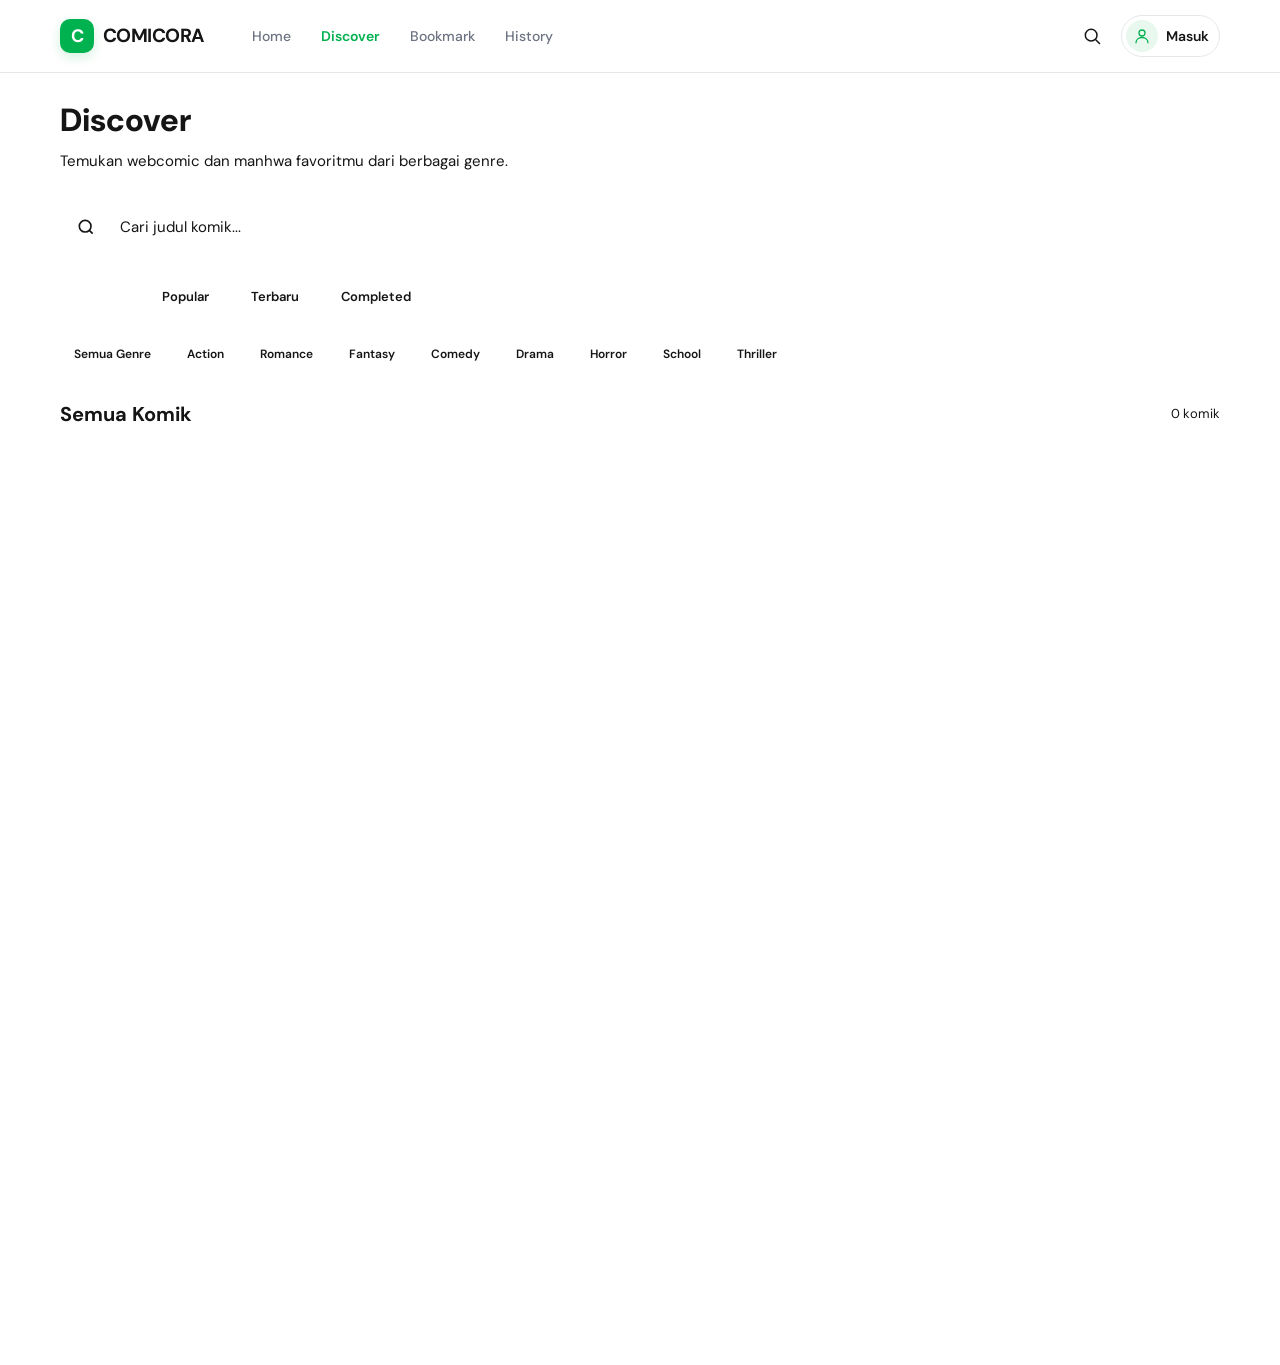
<file: pages/discover.html>
<!DOCTYPE html>
<html lang="id">

<head>
    <meta charset="UTF-8">

    <meta
        name="viewport"
        content="width=device-width, initial-scale=1.0"
    >

    <meta
        name="theme-color"
        content="#00B14F"
    >

    <meta
        name="description"
        content="Temukan berbagai webcomic dan manhwa favoritmu di Comicora."
    >

    <title>
        Discover - Comicora
    </title>

    <link
        rel="manifest"
        href="../manifest.json"
    >

    <link
        rel="icon"
        href="../assets/images/logo/favicon.png"
    >

    <!-- Google Fonts -->

    <link
        rel="preconnect"
        href="https://fonts.googleapis.com"
    >

    <link
        rel="preconnect"
        href="https://fonts.gstatic.com"
        crossorigin
    >

    <link
        href="https://fonts.googleapis.com/css2?family=DM+Sans:wght@400;500;600;700;800&display=swap"
        rel="stylesheet"
    >

    <!-- CSS -->

    <link
        rel="stylesheet"
        href="../css/reset.css"
    >

    <link
        rel="stylesheet"
        href="../css/variables.css"
    >

    <link
        rel="stylesheet"
        href="../css/global.css"
    >

    <link
        rel="stylesheet"
        href="../css/header.css"
    >

    <link
        rel="stylesheet"
        href="../css/footer.css"
    >

    <link
        rel="stylesheet"
        href="../css/cards.css"
    >

    <link
        rel="stylesheet"
        href="../css/responsive.css"
    >

    <style>
        /* =========================================
           DISCOVER PAGE
           ========================================= */

        .discover-page {
            padding: 28px 0 60px;
        }

        .discover-header {
            margin-bottom: 28px;
        }

        .discover-title {
            margin: 0;

            font-size: 32px;
            font-weight: 800;
            line-height: 1.2;
        }

        .discover-description {
            max-width: 620px;

            margin-top: 10px;

            color: var(--text-secondary);
            font-size: 15px;
            line-height: 1.6;
        }

        /* =========================================
           SEARCH
           ========================================= */

        .discover-search {
            display: flex;
            align-items: center;

            width: 100%;

            margin-bottom: 24px;

            padding: 4px;

            background: var(--surface);
            border: 1px solid var(--border);

            border-radius: 12px;
        }

        .discover-search-icon {
            display: flex;
            align-items: center;
            justify-content: center;

            width: 44px;
            height: 44px;

            flex-shrink: 0;

            color: var(--text-secondary);
        }

        .discover-search-icon svg {
            width: 20px;
            height: 20px;
        }

        .discover-search input {
            width: 100%;

            height: 44px;

            padding: 0 12px;

            border: 0;
            outline: 0;

            background: transparent;

            color: var(--text);
            font-family: inherit;
            font-size: 15px;
        }

        .discover-search input::placeholder {
            color: var(--text-secondary);
        }

        .discover-search button {
            height: 44px;

            padding: 0 20px;

            border: 0;
            border-radius: 9px;

            background: var(--primary);
            color: #ffffff;

            font-family: inherit;
            font-size: 14px;
            font-weight: 700;

            cursor: pointer;
        }

        .discover-search button:hover {
            background: var(--primary-dark);
        }

        /* =========================================
           FILTER TABS
           ========================================= */

        .discover-tabs {
            display: flex;
            align-items: center;

            gap: 8px;

            margin-bottom: 20px;

            overflow-x: auto;

            scrollbar-width: none;
        }

        .discover-tabs::-webkit-scrollbar {
            display: none;
        }

        .discover-tab {
            flex-shrink: 0;

            padding: 10px 17px;

            border: 1px solid var(--border);
            border-radius: 999px;

            background: var(--background);
            color: var(--text-secondary);

            font-family: inherit;
            font-size: 13px;
            font-weight: 600;

            cursor: pointer;

            transition:
                background-color var(--transition-fast),
                color var(--transition-fast),
                border-color var(--transition-fast);
        }

        .discover-tab:hover {
            border-color: var(--primary);
            color: var(--primary);
        }

        .discover-tab.is-active {
            border-color: var(--primary);
            background: var(--primary);
            color: #ffffff;
        }

        /* =========================================
           GENRE FILTER
           ========================================= */

        .genre-filter {
            display: flex;
            flex-wrap: wrap;

            gap: 8px;

            margin-bottom: 28px;
        }

        .genre-filter-button {
            padding: 8px 14px;

            border: 1px solid var(--border);
            border-radius: 8px;

            background: var(--surface);
            color: var(--text-secondary);

            font-family: inherit;
            font-size: 12px;
            font-weight: 600;

            cursor: pointer;
        }

        .genre-filter-button:hover {
            border-color: var(--primary);
            color: var(--primary);
        }

        .genre-filter-button.is-active {
            border-color: var(--primary-light);
            background: var(--primary-light);
            color: var(--primary-dark);
        }

        /* =========================================
           RESULTS HEADER
           ========================================= */

        .results-header {
            display: flex;
            align-items: center;
            justify-content: space-between;

            gap: 20px;

            margin-bottom: 18px;
        }

        .results-title {
            margin: 0;

            font-size: 20px;
            font-weight: 700;
        }

        .results-count {
            color: var(--text-secondary);
            font-size: 13px;
        }

        /* =========================================
           EMPTY STATE
           ========================================= */

        .discover-empty {
            display: none;

            padding: 60px 20px;

            text-align: center;
        }

        .discover-empty.is-visible {
            display: block;
        }

        .discover-empty-icon {
            display: flex;
            align-items: center;
            justify-content: center;

            width: 64px;
            height: 64px;

            margin: 0 auto 18px;

            border-radius: 16px;

            background: var(--primary-light);
            color: var(--primary);
        }

        .discover-empty-icon svg {
            width: 28px;
            height: 28px;
        }

        .discover-empty h2 {
            margin: 0 0 8px;

            font-size: 20px;
        }

        .discover-empty p {
            margin: 0;

            color: var(--text-secondary);
            font-size: 14px;
        }

        /* =========================================
           MOBILE
           ========================================= */

        @media (max-width: 767px) {

            .discover-page {
                padding: 26px 0 40px;
            }

            .discover-title {
                font-size: 26px;
            }

            .discover-description {
                font-size: 14px;
            }

            .discover-search {
                margin-bottom: 18px;
            }

            .discover-search button {
                padding: 0 15px;
            }

            .genre-filter {
                flex-wrap: nowrap;

                overflow-x: auto;

                padding-bottom: 4px;

                scrollbar-width: none;
            }

            .genre-filter::-webkit-scrollbar {
                display: none;
            }

            .genre-filter-button {
                flex-shrink: 0;
            }

            .results-header {
                margin-bottom: 14px;
            }

            .results-title {
                font-size: 18px;
            }

            .results-count {
                font-size: 12px;
            }

        }
    </style>
</head>


<body>

    <!-- =========================================
         HEADER
         ========================================= -->

    <header class="site-header">

        <div class="container header-container">

            <!-- Mobile Menu Button -->
            <button
                class="menu-toggle"
                id="menuToggle"
                type="button"
                aria-label="Buka menu"
                aria-expanded="false"
            >
                <span></span>
                <span></span>
                <span></span>
            </button>

            <!-- Logo -->
            <a
                href="../index.html"
                class="comicora-logo"
                aria-label="Comicora Home"
            >
                <span class="logo-mark">
                    C
                </span>

                <span class="logo-text">
                    COMICORA
                </span>
            </a>

            <!-- Desktop Navigation -->
            <nav
                class="main-navigation"
                aria-label="Navigasi utama"
            >

                <a
                    href="../index.html"
                    class="nav-link"
                >
                    Home
                </a>

                <a
                    href="discover.html"
                    class="nav-link active"
                >
                    Discover
                </a>

                <a
                    href="bookmark.html"
                    class="nav-link"
                >
                    Bookmark
                </a>

                <a
                    href="history.html"
                    class="nav-link"
                >
                    History
                </a>

            </nav>

            <!-- Header Actions -->
            <div class="header-actions">

                <!-- Search -->
                <a
                    href="search.html"
                    class="header-icon-button"
                    aria-label="Cari komik"
                >
                    <svg
                        viewBox="0 0 24 24"
                        aria-hidden="true"
                    >
                        <circle
                            cx="11"
                            cy="11"
                            r="7"
                        ></circle>

                        <line
                            x1="16.5"
                            y1="16.5"
                            x2="21"
                            y2="21"
                        ></line>
                    </svg>
                </a>

                <!-- Profile -->
                <a
                    href="profile.html"
                    class="profile-button"
                >
                    <span class="profile-avatar">
                        <svg
                            viewBox="0 0 24 24"
                            aria-hidden="true"
                        >
                            <circle
                                cx="12"
                                cy="8"
                                r="4"
                            ></circle>

                            <path
                                d="M4 21c0-4.2 3.6-7 8-7s8 2.8 8 7"
                            ></path>
                        </svg>
                    </span>

                    <span class="profile-label">
                        Masuk
                    </span>
                </a>

            </div>

        </div>

        <!-- Mobile Navigation -->
        <nav
            class="mobile-navigation"
            id="mobileNavigation"
            aria-label="Navigasi mobile"
        >

            <a
                href="../index.html"
                class="mobile-nav-link"
            >
                <span class="mobile-nav-icon">
                    🏠
                </span>

                <span>
                    Home
                </span>
            </a>

            <a
                href="discover.html"
                class="mobile-nav-link active"
            >
                <span class="mobile-nav-icon">
                    🔎
                </span>

                <span>
                    Discover
                </span>
            </a>

            <a
                href="bookmark.html"
                class="mobile-nav-link"
            >
                <span class="mobile-nav-icon">
                    🔖
                </span>

                <span>
                    Bookmark
                </span>
            </a>

            <a
                href="history.html"
                class="mobile-nav-link"
            >
                <span class="mobile-nav-icon">
                    🕘
                </span>

                <span>
                    History
                </span>
            </a>

            <a
                href="profile.html"
                class="mobile-nav-link"
            >
                <span class="mobile-nav-icon">
                    👤
                </span>

                <span>
                    Profile
                </span>
            </a>

        </nav>

    </header>


    <!-- =========================================
         MAIN
         ========================================= -->

    <main>

        <section class="discover-page">

            <div class="container">

                <!-- Header -->

                <div class="discover-header">

                    <h1 class="discover-title">
                        Discover
                    </h1>

                    <p class="discover-description">
                        Temukan webcomic dan manhwa
                        favoritmu dari berbagai genre.
                    </p>

                </div>


                <!-- Search -->

                <form
                    class="discover-search"
                    id="discover-search-form"
                >

                    <div class="discover-search-icon">

                        <svg
                            viewBox="0 0 24 24"
                            fill="none"
                            stroke="currentColor"
                            stroke-width="2"
                        >
                            <circle
                                cx="11"
                                cy="11"
                                r="7"
                            ></circle>

                            <path
                                d="m20 20-4-4"
                            ></path>
                        </svg>

                    </div>


                    <input
                        type="search"
                        id="discover-search-input"
                        placeholder="Cari judul komik..."
                        autocomplete="off"
                    >


                    <button type="submit">
                        Cari
                    </button>

                </form>


                <!-- Tabs -->

                <div
                    class="discover-tabs"
                    id="discover-tabs"
                >

                    <button
                        type="button"
                        class="discover-tab is-active"
                        data-filter="all"
                    >
                        Semua
                    </button>

                    <button
                        type="button"
                        class="discover-tab"
                        data-filter="popular"
                    >
                        Popular
                    </button>

                    <button
                        type="button"
                        class="discover-tab"
                        data-filter="new"
                    >
                        Terbaru
                    </button>

                    <button
                        type="button"
                        class="discover-tab"
                        data-filter="completed"
                    >
                        Completed
                    </button>

                </div>


                <!-- Genres -->

                <div
                    class="genre-filter"
                    id="genre-filter"
                >

                    <button
                        type="button"
                        class="genre-filter-button is-active"
                        data-genre="all"
                    >
                        Semua Genre
                    </button>

                    <button
                        type="button"
                        class="genre-filter-button"
                        data-genre="Action"
                    >
                        Action
                    </button>

                    <button
                        type="button"
                        class="genre-filter-button"
                        data-genre="Romance"
                    >
                        Romance
                    </button>

                    <button
                        type="button"
                        class="genre-filter-button"
                        data-genre="Fantasy"
                    >
                        Fantasy
                    </button>

                    <button
                        type="button"
                        class="genre-filter-button"
                        data-genre="Comedy"
                    >
                        Comedy
                    </button>

                    <button
                        type="button"
                        class="genre-filter-button"
                        data-genre="Drama"
                    >
                        Drama
                    </button>

                    <button
                        type="button"
                        class="genre-filter-button"
                        data-genre="Horror"
                    >
                        Horror
                    </button>

                    <button
                        type="button"
                        class="genre-filter-button"
                        data-genre="School"
                    >
                        School
                    </button>

                    <button
                        type="button"
                        class="genre-filter-button"
                        data-genre="Thriller"
                    >
                        Thriller
                    </button>

                </div>


                <!-- Results -->

                <div class="results-header">

                    <h2
                        class="results-title"
                        id="results-title"
                    >
                        Semua Komik
                    </h2>

                    <span
                        class="results-count"
                        id="results-count"
                    >
                        0 komik
                    </span>

                </div>


                <!-- Comic Grid -->

                <div
                    class="comic-grid"
                    id="discover-comics"
                ></div>


                <!-- Empty State -->

                <div
                    class="discover-empty"
                    id="discover-empty"
                >

                    <div class="discover-empty-icon">

                        <svg
                            viewBox="0 0 24 24"
                            fill="none"
                            stroke="currentColor"
                            stroke-width="2"
                        >
                            <circle
                                cx="11"
                                cy="11"
                                r="7"
                            ></circle>

                            <path
                                d="m20 20-4-4"
                            ></path>
                        </svg>

                    </div>

                    <h2>
                        Komik tidak ditemukan
                    </h2>

                    <p>
                        Coba gunakan kata kunci atau
                        genre yang berbeda.
                    </p>

                </div>

            </div>

        </section>

    </main>


    <!-- =========================================
         FOOTER
         ========================================= -->

    <footer class="site-footer">

        <div class="footer-container">

            <div class="footer-main">

                <div class="footer-brand">

                    <a
                        href="../index.html"
                        class="footer-logo"
                    >

                        <span class="footer-logo-mark">
                            C
                        </span>

                        COMICORA

                    </a>

                    <p class="footer-description">
                        Platform webcomic dan manhwa
                        untuk pembaca Indonesia.
                    </p>

                    <div class="footer-social">

                        <a
                            href="#"
                            aria-label="Instagram"
                        >
                            IG
                        </a>

                        <a
                            href="#"
                            aria-label="TikTok"
                        >
                            TK
                        </a>

                        <a
                            href="#"
                            aria-label="X"
                        >
                            X
                        </a>

                    </div>

                </div>


                <div class="footer-column">

                    <h3 class="footer-column-title">
                        Explore
                    </h3>

                    <ul class="footer-links">

                        <li>
                            <a href="../index.html">
                                Home
                            </a>
                        </li>

                        <li>
                            <a href="discover.html">
                                Discover
                            </a>
                        </li>

                        <li>
                            <a href="bookmark.html">
                                Bookmark
                            </a>
                        </li>

                        <li>
                            <a href="history.html">
                                History
                            </a>
                        </li>

                    </ul>

                </div>


                <div class="footer-column">

                    <h3 class="footer-column-title">
                        Information
                    </h3>

                    <ul class="footer-links">

                        <li>
                            <a href="about.html">
                                About Us
                            </a>
                        </li>

                        <li>
                            <a href="faq.html">
                                FAQ
                            </a>
                        </li>

                        <li>
                            <a href="contact.html">
                                Contact
                            </a>
                        </li>

                    </ul>

                </div>


                <div class="footer-column">

                    <h3 class="footer-column-title">
                        Legal
                    </h3>

                    <ul class="footer-links">

                        <li>
                            <a href="terms.html">
                                Terms of Service
                            </a>
                        </li>

                        <li>
                            <a href="privacy.html">
                                Privacy Policy
                            </a>
                        </li>

                        <li>
                            <a href="#">
                                Ad Policy
                            </a>
                        </li>

                    </ul>

                </div>

            </div>


            <div class="footer-bottom">

                <p class="footer-copyright">
                    © <span data-current-year></span>
                    Comicora. All rights reserved.
                </p>

                <div class="footer-bottom-links">

                    <a href="terms.html">
                        Terms
                    </a>

                    <a href="privacy.html">
                        Privacy
                    </a>

                </div>

            </div>

        </div>

    </footer>


    <!-- =========================================
         MOBILE BOTTOM NAV
         ========================================= -->

    <nav class="bottom-nav">

        <a
            href="../index.html"
            class="bottom-nav-item"
        >
            <span>⌂</span>
            <small>Home</small>
        </a>

        <a
            href="discover.html"
            class="bottom-nav-item active"
        >
            <span>◉</span>
            <small>Discover</small>
        </a>

        <a
            href="bookmark.html"
            class="bottom-nav-item"
        >
            <span>♡</span>
            <small>Bookmark</small>
        </a>

        <a
            href="history.html"
            class="bottom-nav-item"
        >
            <span>◷</span>
            <small>History</small>
        </a>

        <a
            href="profile.html"
            class="bottom-nav-item"
        >
            <span>●</span>
            <small>Me</small>
        </a>

    </nav>


    <!-- =========================================
         JAVASCRIPT
         ========================================= -->

    <script src="../js/app.js"></script>

    <script src="../js/pwa.js"></script>

    <script src="../js/home.js"></script>

    <script src="../js/discover.js"></script>

</body>

</html>
</file>
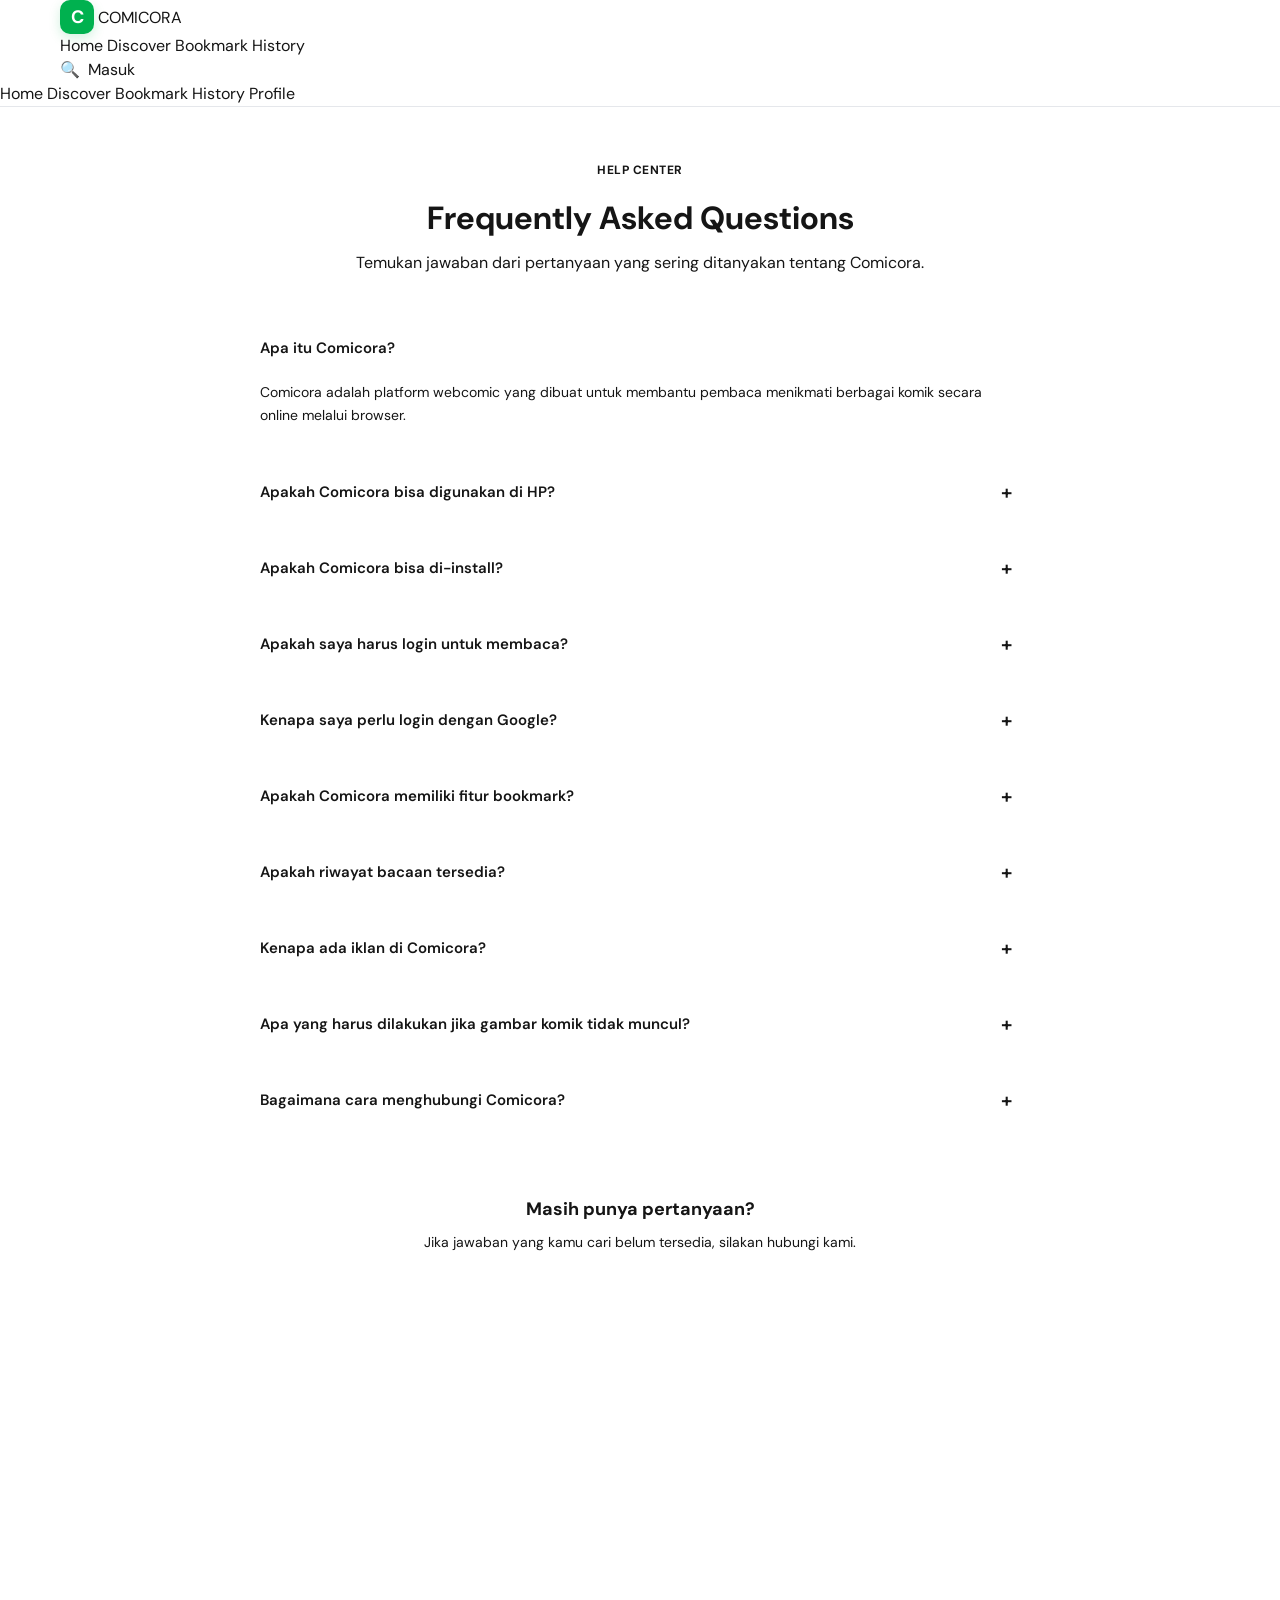
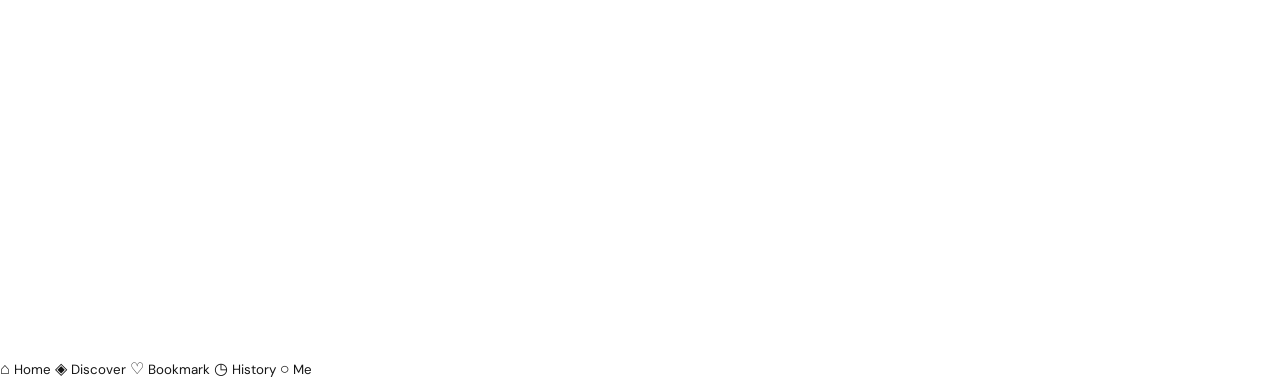
<file: pages/faq.html>
<!DOCTYPE html>
<html lang="id">
<head>
    <meta charset="UTF-8">

    <meta
        name="viewport"
        content="width=device-width, initial-scale=1.0"
    >

    <meta
        name="theme-color"
        content="#00B14F"
    >

    <meta
        name="description"
        content="Pertanyaan yang sering ditanyakan tentang Comicora."
    >

    <title>FAQ - Comicora</title>

    <link
        rel="manifest"
        href="../manifest.json"
    >

    <link
        rel="icon"
        type="image/png"
        href="../assets/images/logo/favicon.png"
    >

    <!-- Google Font -->
    <link
        rel="preconnect"
        href="https://fonts.googleapis.com"
    >

    <link
        rel="preconnect"
        href="https://fonts.gstatic.com"
        crossorigin
    >

    <link
        href="https://fonts.googleapis.com/css2?family=DM+Sans:wght@400;500;600;700&display=swap"
        rel="stylesheet"
    >

    <!-- CSS -->
    <link
        rel="stylesheet"
        href="../css/reset.css"
    >

    <link
        rel="stylesheet"
        href="../css/variables.css"
    >

    <link
        rel="stylesheet"
        href="../css/global.css"
    >

    <link
        rel="stylesheet"
        href="../css/header.css"
    >

    <link
        rel="stylesheet"
        href="../css/footer.css"
    >

    <style>
        /*
        ========================================
        FAQ PAGE
        ========================================
        */

        .faq-page {
            padding: 48px 0 80px;
        }

        .faq-header {
            max-width: 720px;
            margin: 0 auto 40px;
            text-align: center;
        }

        .faq-label {
            display: inline-flex;
            align-items: center;
            padding: 6px 12px;
            margin-bottom: 14px;

            background: var(--primary-light);
            color: var(--primary-dark);

            border-radius: 999px;

            font-size: 12px;
            font-weight: 700;
            text-transform: uppercase;
            letter-spacing: 0.5px;
        }

        .faq-title {
            margin: 0 0 12px;

            color: var(--text);

            font-size: 32px;
            line-height: 1.2;
            font-weight: 700;
        }

        .faq-description {
            margin: 0;

            color: var(--text-secondary);

            font-size: 16px;
            line-height: 1.7;
        }

        /*
        ========================================
        FAQ LIST
        ========================================
        */

        .faq-list {
            width: 100%;
            max-width: 800px;
            margin: 0 auto;
        }

        .faq-item {
            overflow: hidden;

            background: var(--background);

            border: 1px solid var(--border);
            border-radius: 12px;

            margin-bottom: 12px;
        }

        .faq-question {
            width: 100%;

            display: flex;
            align-items: center;
            justify-content: space-between;
            gap: 20px;

            padding: 18px 20px;

            background: transparent;
            color: var(--text);

            border: 0;

            font-family: inherit;
            font-size: 15px;
            font-weight: 600;

            text-align: left;

            cursor: pointer;
        }

        .faq-question:hover {
            background: var(--surface);
        }

        .faq-question-text {
            flex: 1;
        }

        .faq-icon {
            width: 28px;
            height: 28px;

            display: flex;
            align-items: center;
            justify-content: center;

            flex-shrink: 0;

            background: var(--primary-light);
            color: var(--primary-dark);

            border-radius: 50%;

            font-size: 20px;
            line-height: 1;

            transition:
                transform 0.2s ease,
                background 0.2s ease;
        }

        .faq-item.is-open .faq-icon {
            transform: rotate(45deg);
            background: var(--primary);
            color: #ffffff;
        }

        .faq-answer {
            display: grid;
            grid-template-rows: 0fr;

            transition:
                grid-template-rows 0.25s ease;
        }

        .faq-answer-inner {
            min-height: 0;
            overflow: hidden;

            padding: 0 20px;

            color: var(--text-secondary);

            font-size: 14px;
            line-height: 1.7;
        }

        .faq-item.is-open .faq-answer {
            grid-template-rows: 1fr;
        }

        .faq-item.is-open .faq-answer-inner {
            padding-bottom: 20px;
        }

        /*
        ========================================
        CTA
        ========================================
        */

        .faq-contact {
            max-width: 800px;
            margin: 40px auto 0;

            padding: 24px;

            background: var(--primary-light);

            border-radius: 14px;

            text-align: center;
        }

        .faq-contact-title {
            margin: 0 0 8px;

            color: var(--text);

            font-size: 18px;
            font-weight: 700;
        }

        .faq-contact-text {
            margin: 0 0 16px;

            color: var(--text-secondary);

            font-size: 14px;
            line-height: 1.6;
        }

        .faq-contact-button {
            display: inline-flex;
            align-items: center;
            justify-content: center;

            min-height: 42px;

            padding: 0 18px;

            background: var(--primary);
            color: #ffffff;

            border-radius: 8px;

            font-size: 14px;
            font-weight: 600;

            text-decoration: none;

            transition:
                background 0.2s ease,
                transform 0.2s ease;
        }

        .faq-contact-button:hover {
            background: var(--primary-dark);
            transform: translateY(-1px);
        }

        /*
        ========================================
        RESPONSIVE
        ========================================
        */

        @media (max-width: 767px) {
            .faq-page {
                padding: 32px 0 100px;
            }

            .faq-header {
                margin-bottom: 28px;
            }

            .faq-title {
                font-size: 26px;
            }

            .faq-description {
                font-size: 14px;
            }

            .faq-question {
                padding: 16px;
                font-size: 14px;
            }

            .faq-answer-inner {
                padding-left: 16px;
                padding-right: 16px;
                font-size: 14px;
            }

            .faq-item.is-open .faq-answer-inner {
                padding-bottom: 16px;
            }

            .faq-contact {
                padding: 20px 16px;
            }
        }
    </style>
</head>

<body>

    <!-- HEADER -->
    <header class="site-header">

        <div class="container header-inner">

            <a
                href="../index.html"
                class="logo"
                aria-label="Comicora Home"
            >
                <span class="logo-mark">C</span>
                <span class="logo-text">COMICORA</span>
            </a>

            <nav class="desktop-nav">
                <a href="../index.html">
                    Home
                </a>

                <a href="discover.html">
                    Discover
                </a>

                <a href="bookmark.html">
                    Bookmark
                </a>

                <a href="history.html">
                    History
                </a>
            </nav>

            <div class="header-actions">

                <a
                    href="search.html"
                    class="header-search"
                    aria-label="Cari"
                >
                    🔍
                </a>

                <a
                    href="profile.html"
                    class="header-profile"
                >
                    Masuk
                </a>

                <button
                    type="button"
                    class="menu-toggle"
                    aria-label="Buka menu"
                    aria-expanded="false"
                >
                    ☰
                </button>

            </div>

        </div>

        <!-- MOBILE MENU -->
        <div class="mobile-menu">

            <a href="../index.html">
                Home
            </a>

            <a href="discover.html">
                Discover
            </a>

            <a href="bookmark.html">
                Bookmark
            </a>

            <a href="history.html">
                History
            </a>

            <a href="profile.html">
                Profile
            </a>

        </div>

    </header>


    <!-- MAIN -->
    <main>

        <section class="faq-page">

            <div class="container">

                <!-- HEADER -->
                <div class="faq-header">

                    <span class="faq-label">
                        Help Center
                    </span>

                    <h1 class="faq-title">
                        Frequently Asked Questions
                    </h1>

                    <p class="faq-description">
                        Temukan jawaban dari pertanyaan yang sering
                        ditanyakan tentang Comicora.
                    </p>

                </div>


                <!-- FAQ -->
                <div class="faq-list">

                    <article class="faq-item is-open">

                        <button
                            type="button"
                            class="faq-question"
                            aria-expanded="true"
                        >

                            <span class="faq-question-text">
                                Apa itu Comicora?
                            </span>

                            <span class="faq-icon">
                                +
                            </span>

                        </button>

                        <div class="faq-answer">

                            <div class="faq-answer-inner">

                                Comicora adalah platform webcomic
                                yang dibuat untuk membantu pembaca
                                menikmati berbagai komik secara
                                online melalui browser.

                            </div>

                        </div>

                    </article>


                    <article class="faq-item">

                        <button
                            type="button"
                            class="faq-question"
                            aria-expanded="false"
                        >

                            <span class="faq-question-text">
                                Apakah Comicora bisa digunakan di HP?
                            </span>

                            <span class="faq-icon">
                                +
                            </span>

                        </button>

                        <div class="faq-answer">

                            <div class="faq-answer-inner">

                                Ya. Comicora dirancang dengan pendekatan
                                mobile-first sehingga dapat digunakan
                                melalui smartphone, tablet, maupun
                                desktop.

                            </div>

                        </div>

                    </article>


                    <article class="faq-item">

                        <button
                            type="button"
                            class="faq-question"
                            aria-expanded="false"
                        >

                            <span class="faq-question-text">
                                Apakah Comicora bisa di-install?
                            </span>

                            <span class="faq-icon">
                                +
                            </span>

                        </button>

                        <div class="faq-answer">

                            <div class="faq-answer-inner">

                                Comicora mendukung Progressive Web App
                                (PWA). Pada browser dan perangkat yang
                                mendukung, Comicora dapat ditambahkan
                                ke layar utama tanpa perlu melalui
                                Play Store atau App Store.

                            </div>

                        </div>

                    </article>


                    <article class="faq-item">

                        <button
                            type="button"
                            class="faq-question"
                            aria-expanded="false"
                        >

                            <span class="faq-question-text">
                                Apakah saya harus login untuk membaca?
                            </span>

                            <span class="faq-icon">
                                +
                            </span>

                        </button>

                        <div class="faq-answer">

                            <div class="faq-answer-inner">

                                Untuk membaca komik, akun tidak selalu
                                diperlukan. Login digunakan untuk
                                fitur personal seperti bookmark dan
                                riwayat bacaan.

                            </div>

                        </div>

                    </article>


                    <article class="faq-item">

                        <button
                            type="button"
                            class="faq-question"
                            aria-expanded="false"
                        >

                            <span class="faq-question-text">
                                Kenapa saya perlu login dengan Google?
                            </span>

                            <span class="faq-icon">
                                +
                            </span>

                        </button>

                        <div class="faq-answer">

                            <div class="faq-answer-inner">

                                Pada V1, Comicora menggunakan Google
                                Login sebagai metode autentikasi.
                                Tujuannya agar proses login lebih
                                sederhana dan dapat digunakan untuk
                                menyimpan data akun seperti bookmark
                                dan riwayat bacaan.

                            </div>

                        </div>

                    </article>


                    <article class="faq-item">

                        <button
                            type="button"
                            class="faq-question"
                            aria-expanded="false"
                        >

                            <span class="faq-question-text">
                                Apakah Comicora memiliki fitur bookmark?
                            </span>

                            <span class="faq-icon">
                                +
                            </span>

                        </button>

                        <div class="faq-answer">

                            <div class="faq-answer-inner">

                                Ya. Kamu dapat menyimpan komik ke
                                bookmark agar lebih mudah ditemukan
                                kembali.

                            </div>

                        </div>

                    </article>


                    <article class="faq-item">

                        <button
                            type="button"
                            class="faq-question"
                            aria-expanded="false"
                        >

                            <span class="faq-question-text">
                                Apakah riwayat bacaan tersedia?
                            </span>

                            <span class="faq-icon">
                                +
                            </span>

                        </button>

                        <div class="faq-answer">

                            <div class="faq-answer-inner">

                                Ya. Comicora menyediakan riwayat bacaan
                                sehingga kamu dapat melanjutkan komik
                                yang sebelumnya dibaca.

                            </div>

                        </div>

                    </article>


                    <article class="faq-item">

                        <button
                            type="button"
                            class="faq-question"
                            aria-expanded="false"
                        >

                            <span class="faq-question-text">
                                Kenapa ada iklan di Comicora?
                            </span>

                            <span class="faq-icon">
                                +
                            </span>

                        </button>

                        <div class="faq-answer">

                            <div class="faq-answer-inner">

                                Comicora menggunakan iklan sebagai
                                salah satu model pendanaan platform.
                                Iklan akan ditempatkan pada area yang
                                telah ditentukan agar tidak mengganggu
                                halaman gambar komik.

                            </div>

                        </div>

                    </article>


                    <article class="faq-item">

                        <button
                            type="button"
                            class="faq-question"
                            aria-expanded="false"
                        >

                            <span class="faq-question-text">
                                Apa yang harus dilakukan jika gambar
                                komik tidak muncul?
                            </span>

                            <span class="faq-icon">
                                +
                            </span>

                        </button>

                        <div class="faq-answer">

                            <div class="faq-answer-inner">

                                Coba refresh halaman dan pastikan
                                koneksi internet berjalan dengan baik.
                                Jika masalah tetap terjadi, kamu dapat
                                menghubungi Comicora melalui halaman
                                Contact.

                            </div>

                        </div>

                    </article>


                    <article class="faq-item">

                        <button
                            type="button"
                            class="faq-question"
                            aria-expanded="false"
                        >

                            <span class="faq-question-text">
                                Bagaimana cara menghubungi Comicora?
                            </span>

                            <span class="faq-icon">
                                +
                            </span>

                        </button>

                        <div class="faq-answer">

                            <div class="faq-answer-inner">

                                Kamu dapat menghubungi Comicora melalui
                                halaman Contact untuk mengirimkan
                                pertanyaan, laporan masalah, maupun
                                masukan.

                            </div>

                        </div>

                    </article>

                </div>


                <!-- CONTACT CTA -->
                <div class="faq-contact">

                    <h2 class="faq-contact-title">
                        Masih punya pertanyaan?
                    </h2>

                    <p class="faq-contact-text">
                        Jika jawaban yang kamu cari belum tersedia,
                        silakan hubungi kami.
                    </p>

                    <a
                        href="contact.html"
                        class="faq-contact-button"
                    >
                        Hubungi Comicora
                    </a>

                </div>

            </div>

        </section>

    </main>


    <!-- FOOTER -->
    <footer class="site-footer">

        <div class="container">

            <div class="footer-grid">

                <div class="footer-brand">

                    <a
                        href="../index.html"
                        class="footer-logo"
                    >
                        COMICORA
                    </a>

                    <p>
                        Platform baca webcomic untuk pembaca Indonesia.
                    </p>

                    <div class="footer-socials">

                        <a href="#" aria-label="Instagram">
                            IG
                        </a>

                        <a href="#" aria-label="TikTok">
                            TK
                        </a>

                        <a href="#" aria-label="X">
                            X
                        </a>

                    </div>

                </div>


                <div class="footer-column">

                    <h3>
                        Explore
                    </h3>

                    <a href="discover.html">
                        Discover
                    </a>

                    <a href="search.html">
                        Search
                    </a>

                    <a href="bookmark.html">
                        Bookmark
                    </a>

                    <a href="history.html">
                        History
                    </a>

                </div>


                <div class="footer-column">

                    <h3>
                        Information
                    </h3>

                    <a href="about.html">
                        About Us
                    </a>

                    <a href="faq.html">
                        FAQ
                    </a>

                    <a href="contact.html">
                        Contact
                    </a>

                </div>


                <div class="footer-column">

                    <h3>
                        Legal
                    </h3>

                    <a href="terms.html">
                        Terms of Service
                    </a>

                    <a href="privacy.html">
                        Privacy Policy
                    </a>

                    <a href="#">
                        Ad Policy
                    </a>

                </div>

            </div>


            <div class="footer-bottom">

                <p>
                    © <span id="current-year"></span>
                    Comicora. All rights reserved.
                </p>

            </div>

        </div>

    </footer>


    <!-- MOBILE BOTTOM NAV -->
    <nav class="mobile-bottom-nav">

        <a href="../index.html">
            <span>⌂</span>
            <small>Home</small>
        </a>

        <a href="discover.html">
            <span>◈</span>
            <small>Discover</small>
        </a>

        <a href="bookmark.html">
            <span>♡</span>
            <small>Bookmark</small>
        </a>

        <a href="history.html">
            <span>◷</span>
            <small>History</small>
        </a>

        <a href="profile.html">
            <span>○</span>
            <small>Me</small>
        </a>

    </nav>


    <!-- JS -->
    <script src="../js/app.js"></script>
    <script src="../js/pwa.js"></script>

    <script>
        document.addEventListener("DOMContentLoaded", () => {
            const faqItems = document.querySelectorAll(
                ".faq-item"
            );

            faqItems.forEach((item) => {
                const button = item.querySelector(
                    ".faq-question"
                );

                button.addEventListener("click", () => {
                    const isOpen = item.classList.contains(
                        "is-open"
                    );

                    faqItems.forEach((otherItem) => {
                        otherItem.classList.remove(
                            "is-open"
                        );

                        const otherButton =
                            otherItem.querySelector(
                                ".faq-question"
                            );

                        otherButton.setAttribute(
                            "aria-expanded",
                            "false"
                        );
                    });

                    if (!isOpen) {
                        item.classList.add("is-open");

                        button.setAttribute(
                            "aria-expanded",
                            "true"
                        );
                    }
                });
            });
        });
    </script>

</body>
</html>
</file>
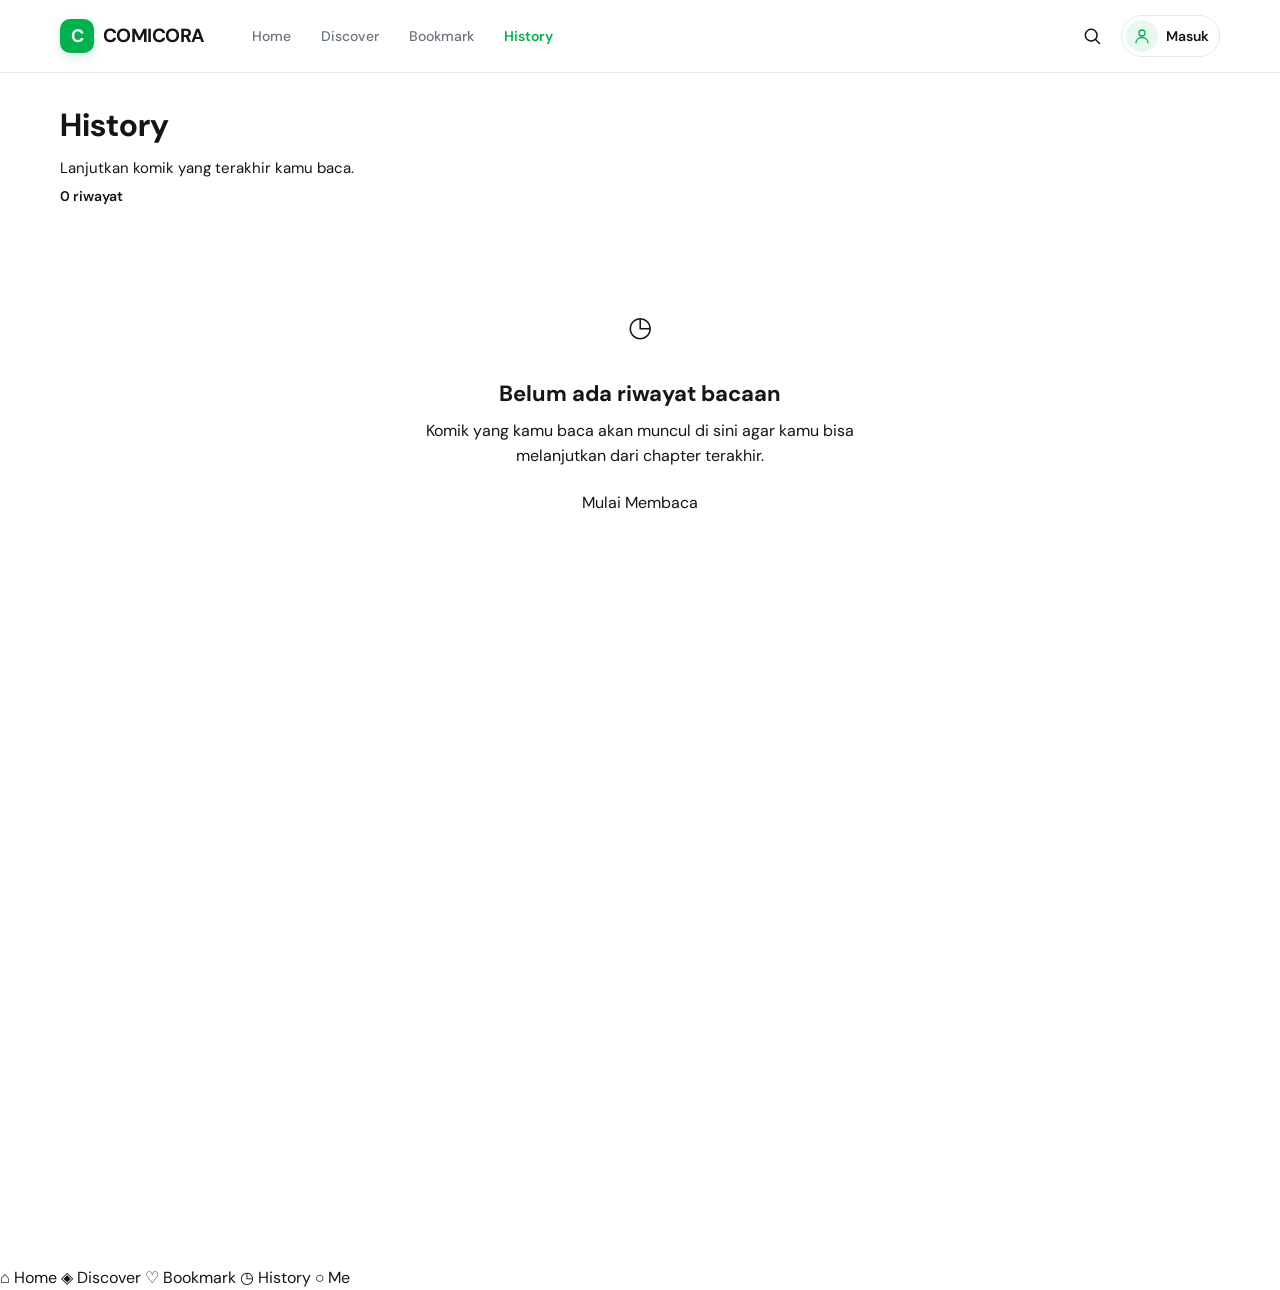
<file: pages/history.html>
<!DOCTYPE html>
<html lang="id">

<head>
    <meta charset="UTF-8">

    <meta
        name="viewport"
        content="width=device-width, initial-scale=1.0"
    >

    <meta
        name="theme-color"
        content="#00B14F"
    >

    <meta
        name="description"
        content="Lihat riwayat bacaan komik kamu di Comicora."
    >

    <title>History - Comicora</title>

    <link
        rel="manifest"
        href="../manifest.json"
    >

    <link
        rel="icon"
        href="../assets/images/logo/favicon.png"
    >

    <link
        rel="preconnect"
        href="https://fonts.googleapis.com"
    >

    <link
        rel="preconnect"
        href="https://fonts.gstatic.com"
        crossorigin
    >

    <link
        href="https://fonts.googleapis.com/css2?family=DM+Sans:wght@400;500;600;700&display=swap"
        rel="stylesheet"
    >

    <link
        rel="stylesheet"
        href="../css/reset.css"
    >

    <link
        rel="stylesheet"
        href="../css/variables.css"
    >

    <link
        rel="stylesheet"
        href="../css/global.css"
    >

    <link
        rel="stylesheet"
        href="../css/header.css"
    >

    <link
        rel="stylesheet"
        href="../css/footer.css"
    >

    <link
        rel="stylesheet"
        href="../css/cards.css"
    >

    <link
        rel="stylesheet"
        href="../css/responsive.css"
    >

    <style>
        .history-page {
            min-height: 70vh;
            padding: 28px 0 80px;
        }

        .history-header {
            margin-bottom: 28px;
        }

        .history-header h1 {
            margin-bottom: 8px;
            font-size: 32px;
            font-weight: 700;
        }

        .history-header p {
            color: var(--text-secondary);
            font-size: 15px;
        }

        .history-count {
            margin-top: 6px;
            color: var(--primary);
            font-size: 14px;
            font-weight: 600;
        }

        .history-list {
            display: flex;
            flex-direction: column;
            gap: 14px;
        }

        .history-item {
            display: grid;
            grid-template-columns: 92px minmax(0, 1fr) auto;
            gap: 18px;
            align-items: center;
            padding: 14px;
            background: var(--background);
            border: 1px solid var(--border);
            border-radius: var(--radius-lg);
            transition:
                border-color 0.2s ease,
                box-shadow 0.2s ease;
        }

        .history-item:hover {
            border-color: var(--primary);
            box-shadow: var(--shadow-sm);
        }

        .history-cover {
            width: 92px;
            height: 122px;
            overflow: hidden;
            border-radius: var(--radius-md);
            background: var(--surface);
        }

        .history-cover img {
            width: 100%;
            height: 100%;
            object-fit: cover;
        }

        .history-content {
            min-width: 0;
        }

        .history-content h2 {
            margin-bottom: 6px;
            font-size: 19px;
            font-weight: 700;
        }

        .history-content h2 a {
            color: var(--text);
        }

        .history-chapter {
            margin-bottom: 10px;
            color: var(--primary);
            font-size: 14px;
            font-weight: 600;
        }

        .history-progress-text {
            margin-bottom: 7px;
            color: var(--text-secondary);
            font-size: 13px;
        }

        .history-progress {
            width: 100%;
            max-width: 480px;
            height: 6px;
            overflow: hidden;
            background: var(--border);
            border-radius: 999px;
        }

        .history-progress-bar {
            height: 100%;
            background: var(--primary);
            border-radius: inherit;
        }

        .history-date {
            margin-top: 8px;
            color: var(--text-secondary);
            font-size: 12px;
        }

        .history-actions {
            display: flex;
            align-items: center;
            gap: 8px;
        }

        .history-read-button {
            display: inline-flex;
            align-items: center;
            justify-content: center;
            min-width: 112px;
            padding: 11px 16px;
            background: var(--primary);
            color: #ffffff;
            border-radius: var(--radius-md);
            font-size: 14px;
            font-weight: 600;
            transition:
                background 0.2s ease,
                transform 0.2s ease;
        }

        .history-read-button:hover {
            background: var(--primary-dark);
            transform: translateY(-1px);
        }

        .history-remove-button {
            width: 40px;
            height: 40px;
            display: inline-flex;
            align-items: center;
            justify-content: center;
            border: 1px solid var(--border);
            background: var(--background);
            color: var(--text-secondary);
            border-radius: var(--radius-md);
            cursor: pointer;
            transition:
                color 0.2s ease,
                border-color 0.2s ease,
                background 0.2s ease;
        }

        .history-remove-button:hover {
            color: var(--error);
            border-color: var(--error);
            background: #fff5f5;
        }

        .history-empty {
            display: none;
            padding: 60px 20px;
            text-align: center;
            background: var(--surface);
            border: 1px solid var(--border);
            border-radius: var(--radius-lg);
        }

        .history-empty.is-visible {
            display: block;
        }

        .history-empty-icon {
            width: 64px;
            height: 64px;
            display: flex;
            align-items: center;
            justify-content: center;
            margin: 0 auto 18px;
            background: var(--primary-light);
            color: var(--primary);
            border-radius: 50%;
            font-size: 28px;
        }

        .history-empty h2 {
            margin-bottom: 8px;
            font-size: 22px;
        }

        .history-empty p {
            max-width: 440px;
            margin: 0 auto 22px;
            color: var(--text-secondary);
            line-height: 1.6;
        }

        .history-empty .btn {
            display: inline-flex;
        }

        @media (max-width: 767px) {
            .history-page {
                padding: 28px 0 100px;
            }

            .history-header h1 {
                font-size: 26px;
            }

            .history-item {
                grid-template-columns: 72px minmax(0, 1fr);
                gap: 12px;
                padding: 10px;
            }

            .history-cover {
                width: 72px;
                height: 96px;
            }

            .history-content h2 {
                font-size: 16px;
            }

            .history-chapter {
                margin-bottom: 7px;
                font-size: 13px;
            }

            .history-progress {
                max-width: 100%;
            }

            .history-date {
                margin-top: 6px;
            }

            .history-actions {
                grid-column: 1 / -1;
                display: grid;
                grid-template-columns: 1fr 42px;
            }

            .history-read-button {
                width: 100%;
            }
        }
    </style>
</head>

<body>

    <!-- HEADER -->
    <header class="site-header">

        <div class="container header-container">

            <!-- Mobile Menu Button -->
            <button
                class="menu-toggle"
                id="menuToggle"
                type="button"
                aria-label="Buka menu"
                aria-expanded="false"
            >
                <span></span>
                <span></span>
                <span></span>
            </button>

            <!-- Logo -->
            <a
                href="../index.html"
                class="comicora-logo"
                aria-label="Comicora Home"
            >
                <span class="logo-mark">
                    C
                </span>

                <span class="logo-text">
                    COMICORA
                </span>
            </a>

            <!-- Desktop Navigation -->
            <nav
                class="main-navigation"
                aria-label="Navigasi utama"
            >

                <a
                    href="../index.html"
                    class="nav-link"
                >
                    Home
                </a>

                <a
                    href="discover.html"
                    class="nav-link"
                >
                    Discover
                </a>

                <a
                    href="bookmark.html"
                    class="nav-link"
                >
                    Bookmark
                </a>

                <a
                    href="history.html"
                    class="nav-link active"
                >
                    History
                </a>

            </nav>

            <!-- Header Actions -->
            <div class="header-actions">

                <!-- Search -->
                <a
                    href="search.html"
                    class="header-icon-button"
                    aria-label="Cari komik"
                >
                    <svg
                        viewBox="0 0 24 24"
                        aria-hidden="true"
                    >
                        <circle
                            cx="11"
                            cy="11"
                            r="7"
                        ></circle>

                        <line
                            x1="16.5"
                            y1="16.5"
                            x2="21"
                            y2="21"
                        ></line>
                    </svg>
                </a>

                <!-- Profile -->
                <a
                    href="profile.html"
                    class="profile-button"
                >
                    <span class="profile-avatar">
                        <svg
                            viewBox="0 0 24 24"
                            aria-hidden="true"
                        >
                            <circle
                                cx="12"
                                cy="8"
                                r="4"
                            ></circle>

                            <path
                                d="M4 21c0-4.2 3.6-7 8-7s8 2.8 8 7"
                            ></path>
                        </svg>
                    </span>

                    <span class="profile-label">
                        Masuk
                    </span>
                </a>

            </div>

        </div>

        <!-- Mobile Navigation -->
        <nav
            class="mobile-navigation"
            id="mobileNavigation"
            aria-label="Navigasi mobile"
        >

            <a
                href="../index.html"
                class="mobile-nav-link"
            >
                <span class="mobile-nav-icon">
                    🏠
                </span>

                <span>
                    Home
                </span>
            </a>

            <a
                href="discover.html"
                class="mobile-nav-link"
            >
                <span class="mobile-nav-icon">
                    🔎
                </span>

                <span>
                    Discover
                </span>
            </a>

            <a
                href="bookmark.html"
                class="mobile-nav-link"
            >
                <span class="mobile-nav-icon">
                    🔖
                </span>

                <span>
                    Bookmark
                </span>
            </a>

            <a
                href="history.html"
                class="mobile-nav-link active"
            >
                <span class="mobile-nav-icon">
                    🕘
                </span>

                <span>
                    History
                </span>
            </a>

            <a
                href="profile.html"
                class="mobile-nav-link"
            >
                <span class="mobile-nav-icon">
                    👤
                </span>

                <span>
                    Profile
                </span>
            </a>

        </nav>

    </header>


    <!-- MAIN -->
    <main>

        <section class="history-page">

            <div class="container">

                <div class="history-header">

                    <h1>
                        History
                    </h1>

                    <p>
                        Lanjutkan komik yang terakhir kamu baca.
                    </p>

                    <div
                        class="history-count"
                        id="history-count"
                    >
                        0 riwayat
                    </div>

                </div>


                <!-- HISTORY LIST -->
                <div
                    class="history-list"
                    id="history-list"
                ></div>


                <!-- EMPTY STATE -->
                <div
                    class="history-empty"
                    id="history-empty"
                >

                    <div class="history-empty-icon">
                        ◷
                    </div>

                    <h2>
                        Belum ada riwayat bacaan
                    </h2>

                    <p>
                        Komik yang kamu baca akan muncul
                        di sini agar kamu bisa melanjutkan
                        dari chapter terakhir.
                    </p>

                    <a
                        href="discover.html"
                        class="btn btn-primary"
                    >
                        Mulai Membaca
                    </a>

                </div>

            </div>

        </section>

    </main>


    <!-- FOOTER -->
    <footer class="site-footer">

        <div class="container">

            <div class="footer-main">

                <div class="footer-brand">

                    <a
                        href="../index.html"
                        class="footer-logo"
                    >
                        <span class="brand-mark">
                            C
                        </span>

                        <span>
                            COMICORA
                        </span>
                    </a>

                    <p>
                        Platform baca webcomic dan manhwa
                        untuk pembaca Indonesia.
                    </p>

                    <div class="footer-social">

                        <a
                            href="#"
                            aria-label="Instagram"
                        >
                            IG
                        </a>

                        <a
                            href="#"
                            aria-label="TikTok"
                        >
                            TK
                        </a>

                        <a
                            href="#"
                            aria-label="X"
                        >
                            X
                        </a>

                    </div>

                </div>

                <div class="footer-column">

                    <h3>
                        Explore
                    </h3>

                    <a href="discover.html">
                        Discover
                    </a>

                    <a href="search.html">
                        Search
                    </a>

                    <a href="bookmark.html">
                        Bookmark
                    </a>

                    <a href="history.html">
                        History
                    </a>

                </div>

                <div class="footer-column">

                    <h3>
                        Information
                    </h3>

                    <a href="about.html">
                        About Us
                    </a>

                    <a href="faq.html">
                        FAQ
                    </a>

                    <a href="contact.html">
                        Contact
                    </a>

                </div>

                <div class="footer-column">

                    <h3>
                        Legal
                    </h3>

                    <a href="terms.html">
                        Terms of Service
                    </a>

                    <a href="privacy.html">
                        Privacy Policy
                    </a>

                    <a href="#">
                        Ad Policy
                    </a>

                </div>

            </div>

            <div class="footer-bottom">

                <p>
                    ©
                    <span data-current-year>
                        2026
                    </span>
                    Comicora. All rights reserved.
                </p>

            </div>

        </div>

    </footer>


    <!-- MOBILE BOTTOM NAV -->
    <nav
        class="mobile-bottom-nav"
        aria-label="Navigasi mobile"
    >

        <a href="../index.html">

            <span class="bottom-nav-icon">
                ⌂
            </span>

            <span>
                Home
            </span>

        </a>

        <a href="discover.html">

            <span class="bottom-nav-icon">
                ◈
            </span>

            <span>
                Discover
            </span>

        </a>

        <a href="bookmark.html">

            <span class="bottom-nav-icon">
                ♡
            </span>

            <span>
                Bookmark
            </span>

        </a>

        <a
            href="history.html"
            class="active"
        >

            <span class="bottom-nav-icon">
                ◷
            </span>

            <span>
                History
            </span>

        </a>

        <a href="profile.html">

            <span class="bottom-nav-icon">
                ○
            </span>

            <span>
                Me
            </span>

        </a>

    </nav>


    <!-- SCRIPTS -->
    <script src="../js/app.js"></script>

    <script src="../js/pwa.js"></script>

    <script src="../js/home.js"></script>

    <script src="../js/history.js"></script>

</body>

</html>
</file>
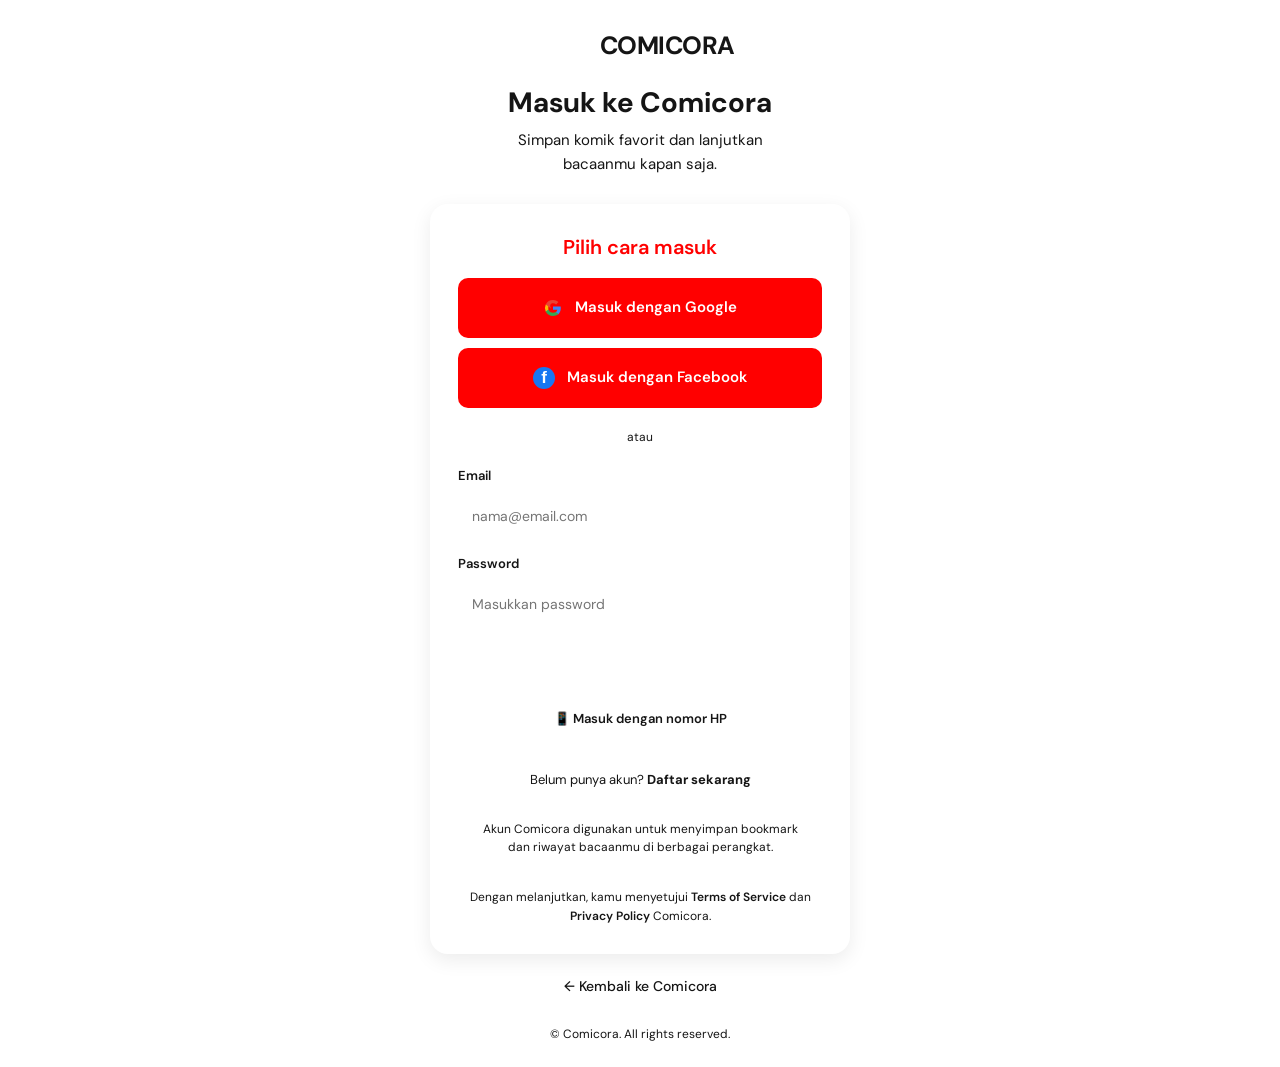
<file: pages/login.html>
<!DOCTYPE html>
<html lang="id">
<head>
    <meta charset="UTF-8">
    <meta
        name="viewport"
        content="width=device-width, initial-scale=1.0"
    >

    <meta
        name="theme-color"
        content="#00B14F"
    >

    <meta
        name="description"
        content="Login ke Comicora untuk menyimpan bookmark dan riwayat bacaan."
    >

    <title>Login - Comicora</title>

    <link
        rel="manifest"
        href="../manifest.json"
    >

    <link
        rel="icon"
        type="image/png"
        href="../assets/images/logo/favicon.png"
    >

    <!-- Google Font -->
    <link
        rel="preconnect"
        href="https://fonts.googleapis.com"
    >

    <link
        rel="preconnect"
        href="https://fonts.gstatic.com"
        crossorigin
    >

    <link
        href="https://fonts.googleapis.com/css2?family=DM+Sans:wght@400;500;600;700&display=swap"
        rel="stylesheet"
    >

    <!-- Global CSS -->
    <link
        rel="stylesheet"
        href="../css/reset.css"
    >

    <link
        rel="stylesheet"
        href="../css/variables.css"
    >

    <link
        rel="stylesheet"
        href="../css/global.css"
    >

    <style>
        /*
        ========================================
        LOGIN PAGE
        ========================================
        */

        body {
            min-height: 100vh;
            background:
                radial-gradient(
                    circle at top right,
                    rgba(0, 177, 79, 0.08),
                    transparent 32%
                ),
                var(--background);
        }

        .login-page {
            min-height: 100vh;
            display: flex;
            align-items: center;
            justify-content: center;
            padding: 24px 16px;
        }

        .login-container {
            width: 100%;
            max-width: 420px;
        }

        /*
        ========================================
        BRAND
        ========================================
        */

        .login-brand {
            display: flex;
            flex-direction: column;
            align-items: center;
            text-align: center;
            margin-bottom: 28px;
        }

        .login-logo {
            display: inline-flex;
            align-items: center;
            gap: 10px;
            color: var(--text);
            text-decoration: none;
            margin-bottom: 18px;
        }

        .login-logo-mark {
            width: 44px;
            height: 44px;
            display: flex;
            align-items: center;
            justify-content: center;
            background: var(--primary);
            color: #ffffff;
            border-radius: 12px;
            font-size: 25px;
            font-weight: 700;
        }

        .login-logo-text {
            font-size: 25px;
            font-weight: 700;
            letter-spacing: -0.5px;
        }

        .login-title {
            margin: 0 0 8px;
            font-size: 28px;
            line-height: 1.2;
            font-weight: 700;
            color: var(--text);
        }

        .login-description {
            max-width: 320px;
            margin: 0;
            color: var(--text-secondary);
            font-size: 15px;
            line-height: 1.6;
        }

        /*
        ========================================
        LOGIN CARD
        ========================================
        */

        .login-card {
            padding: 28px;
            background: var(--background);
            border: 1px solid var(--border);
            border-radius: 18px;
            box-shadow: var(--shadow-md);
        }

        .google-login-button {
            width: 100%;
            min-height: 52px;
            display: flex;
            align-items: center;
            justify-content: center;
            gap: 12px;
            padding: 0 18px;

            background: #ffffff;
            color: var(--text);

            border: 1px solid var(--border);
            border-radius: 10px;

            font-family: inherit;
            font-size: 15px;
            font-weight: 600;

            cursor: pointer;

            transition:
                background 0.2s ease,
                border-color 0.2s ease,
                box-shadow 0.2s ease,
                transform 0.2s ease;
        }

        .google-login-button:hover {
            background: var(--surface);
            border-color: #d1d5db;
            box-shadow: 0 4px 12px rgba(0, 0, 0, 0.06);
        }

        .google-login-button:active {
            transform: scale(0.99);
        }

        .google-login-icon {
            width: 20px;
            height: 20px;
            flex-shrink: 0;
        }

        /*
        ========================================
        LOGIN NOTE
        ========================================
        */

        .login-note {
            margin-top: 18px;
            padding: 12px 14px;

            background: var(--primary-light);
            border-radius: 10px;

            color: var(--text-secondary);
            font-size: 12px;
            line-height: 1.5;
            text-align: center;
        }

        /*
        ========================================
        TERMS
        ========================================
        */

        .login-terms {
            margin: 20px 4px 0;
            color: var(--text-secondary);
            font-size: 12px;
            line-height: 1.6;
            text-align: center;
        }

        .login-terms a {
            color: var(--primary-dark);
            font-weight: 600;
            text-decoration: none;
        }

        .login-terms a:hover {
            text-decoration: underline;
        }

        /*
        ========================================
        BACK LINK
        ========================================
        */

        .login-back {
            display: flex;
            justify-content: center;
            margin-top: 22px;
        }

        .login-back a {
            color: var(--text-secondary);
            font-size: 14px;
            font-weight: 500;
            text-decoration: none;
            transition: color 0.2s ease;
        }

        .login-back a:hover {
            color: var(--primary);
        }

        /*
        ========================================
        FOOTER
        ========================================
        */

        .login-footer {
            margin-top: 28px;
            text-align: center;
            color: var(--text-secondary);
            font-size: 12px;
        }

        /*
        ========================================
        RESPONSIVE
        ========================================
        */

        @media (max-width: 480px) {
            .login-page {
                padding: 20px 14px;
            }

            .login-card {
                padding: 22px 18px;
                border-radius: 16px;
            }

            .login-title {
                font-size: 25px;
            }

            .login-description {
                font-size: 14px;
            }

            .login-logo-mark {
                width: 40px;
                height: 40px;
                font-size: 22px;
            }

            .login-logo-text {
                font-size: 23px;
            }
        }/* ========================================
   LOGIN METHODS
   ======================================== */
   .login-method {
    background: red !important;
    color: white !important;
    min-height: 60px !important;
}

.login-method-title {
    color: red !important;
    font-size: 20px !important;
}

.login-method-title {
    margin-bottom: 16px;
    font-size: 14px;
    font-weight: 600;
    color: var(--text-secondary);
    text-align: center;
}

.login-method {
    width: 100%;
    min-height: 50px;
    display: flex;
    align-items: center;
    justify-content: center;
    gap: 12px;
    margin-bottom: 10px;
    padding: 0 18px;

    background: #ffffff;
    color: var(--text);

    border: 1px solid var(--border);
    border-radius: 10px;

    font-family: inherit;
    font-size: 15px;
    font-weight: 600;

    cursor: pointer;

    transition:
        background 0.2s ease,
        border-color 0.2s ease,
        box-shadow 0.2s ease,
        transform 0.2s ease;
}

.login-method:hover {
    background: var(--surface);
    border-color: #d1d5db;
    box-shadow: 0 4px 12px rgba(0, 0, 0, 0.06);
}

.login-method:active {
    transform: scale(0.99);
}

.login-method-icon {
    width: 20px;
    height: 20px;

    display: flex;
    align-items: center;
    justify-content: center;

    flex-shrink: 0;
}

.login-method-icon svg {
    width: 20px;
    height: 20px;
}

.facebook-icon {
    width: 22px;
    height: 22px;

    border-radius: 50%;

    background: #1877F2;
    color: #ffffff;

    font-family: Arial, sans-serif;
    font-size: 17px;
    font-weight: 700;
}

.login-divider {
    display: flex;
    align-items: center;
    gap: 12px;
    margin: 20px 0;
    color: var(--text-secondary);
    font-size: 12px;
}

.login-divider::before,
.login-divider::after {
    content: "";
    flex: 1;
    height: 1px;
    background: var(--border);
}

.login-form-group {
    margin-bottom: 14px;
}

.login-form-group label {
    display: block;
    margin-bottom: 7px;
    color: var(--text);
    font-size: 13px;
    font-weight: 600;
}

.login-input {
    width: 100%;
    min-height: 48px;
    padding: 0 14px;

    box-sizing: border-box;

    background: var(--background);
    color: var(--text);

    border: 1px solid var(--border);
    border-radius: 10px;

    outline: none;

    font-family: inherit;
    font-size: 14px;

    transition:
        border-color 0.2s ease,
        box-shadow 0.2s ease;
}

.login-input:focus {
    border-color: var(--primary);
    box-shadow: 0 0 0 3px rgba(0, 177, 79, 0.10);
}

.email-login-button {
    width: 100%;
    min-height: 50px;

    border: none;
    border-radius: 10px;

    background: var(--primary);
    color: #ffffff;

    font-family: inherit;
    font-size: 15px;
    font-weight: 600;

    cursor: pointer;

    transition:
        background 0.2s ease,
        transform 0.2s ease;
}

.email-login-button:hover {
    background: var(--primary-dark);
}

.email-login-button:active {
    transform: scale(0.99);
}

.login-phone-option {
    display: flex;
    justify-content: center;
    margin-top: 16px;
}

.phone-login-link {
    padding: 0;
    border: none;
    background: transparent;

    color: var(--primary-dark);

    font-family: inherit;
    font-size: 13px;
    font-weight: 600;

    cursor: pointer;
}

.phone-login-link:hover {
    text-decoration: underline;
}

.login-register {
    margin-top: 22px;
    padding-top: 20px;

    border-top: 1px solid var(--border);

    text-align: center;

    color: var(--text-secondary);
    font-size: 13px;
}

.login-register a {
    color: var(--primary-dark);
    font-weight: 700;
    text-decoration: none;
}

.login-register a:hover {
    text-decoration: underline;
}
    </style>
</head>

<body>

    <main class="login-page">

        <div class="login-container">

            <!-- BRAND -->
            <div class="login-brand">

                <a
                    href="../index.html"
                    class="login-logo"
                    aria-label="Comicora Home"
                >
                    <span class="login-logo-mark">
                        C
                    </span>

                    <span class="login-logo-text">
                        COMICORA
                    </span>
                </a>

                <h1 class="login-title">
                    Masuk ke Comicora
                </h1>

                <p class="login-description">
                    Simpan komik favorit dan lanjutkan bacaanmu
                    kapan saja.
                </p>

            </div>

            <!-- LOGIN CARD -->
           <section class="login-card">

    <div class="login-method-title">
        Pilih cara masuk
    </div>

    <!-- GOOGLE -->
    <button
        type="button"
        class="login-method login-google"
        id="google-login-button"
    >
        <span class="login-method-icon">
            <svg viewBox="0 0 24 24" aria-hidden="true">
                <path
                    fill="#4285F4"
                    d="M21.35 12.27c0-.68-.06-1.35-.17-1.98H12v3.75h5.22a4.46 4.46 0 0 1-1.94 2.92v2.42h3.14c1.84-1.69 2.93-4.18 2.93-7.11Z"
                />
                <path
                    fill="#34A853"
                    d="M12 21.6c2.63 0 4.84-.87 6.45-2.36l-3.14-2.42c-.87.58-1.98.92-3.31.92-2.54 0-4.69-1.72-5.46-4.03H3.3v2.5A9.74 9.74 0 0 0 12 21.6Z"
                />
                <path
                    fill="#FBBC05"
                    d="M6.54 13.71a5.86 5.86 0 0 1 0-3.42V7.79H3.3a9.6 9.6 0 0 0 0 8.42l3.24-2.5Z"
                />
                <path
                    fill="#EA4335"
                    d="M12 6.26c1.43 0 2.72.49 3.73 1.45l2.8-2.8C16.84 3.36 14.63 2.4 12 2.4a9.74 9.74 0 0 0-8.7 5.39l3.24 2.5 3.24 2.5C7.31 7.98 9.46 6.26 12 6.26Z"
                />
            </svg>
        </span>

        <span>Masuk dengan Google</span>
    </button>

    <!-- FACEBOOK -->
    <button
        type="button"
        class="login-method login-facebook"
        id="facebook-login-button"
    >
        <span class="login-method-icon facebook-icon">
            f
        </span>

        <span>Masuk dengan Facebook</span>
    </button>

    <div class="login-divider">
        <span>atau</span>
    </div>

    <!-- EMAIL -->
    <div class="login-form-group">
        <label for="login-email">
            Email
        </label>

        <input
            type="email"
            id="login-email"
            class="login-input"
            placeholder="nama@email.com"
            autocomplete="email"
        >
    </div>

    <div class="login-form-group">
        <label for="login-password">
            Password
        </label>

        <input
            type="password"
            id="login-password"
            class="login-input"
            placeholder="Masukkan password"
            autocomplete="current-password"
        >
    </div>

    <button
        type="button"
        class="email-login-button"
        id="email-login-button"
    >
        Masuk dengan Email
    </button>

    <div class="login-phone-option">
        <button
            type="button"
            id="phone-login-button"
            class="phone-login-link"
        >
            📱 Masuk dengan nomor HP
        </button>
    </div>

    <div class="login-register">
        Belum punya akun?
        <a href="register.html">
            Daftar sekarang
        </a>
    </div>

    <div class="login-note">
        Akun Comicora digunakan untuk menyimpan
        bookmark dan riwayat bacaanmu di berbagai perangkat.
    </div>

    <p class="login-terms">
        Dengan melanjutkan, kamu menyetujui
        <a href="terms.html">Terms of Service</a>
        dan
        <a href="privacy.html">Privacy Policy</a>
        Comicora.
    </p>

</section>

            <!-- BACK -->
            <div class="login-back">
                <a href="../index.html">
                    ← Kembali ke Comicora
                </a>
            </div>

            <!-- COPYRIGHT -->
            <div class="login-footer">
                © <span id="current-year"></span> Comicora.
                All rights reserved.
            </div>

        </div>

    </main>

    <!-- GLOBAL JS -->
    <script src="../js/app.js"></script>
    <script src="../js/pwa.js"></script>

    <!-- LOGIN JS -->
    <script src="../js/login.js"></script>

</body>
</html>
</file>
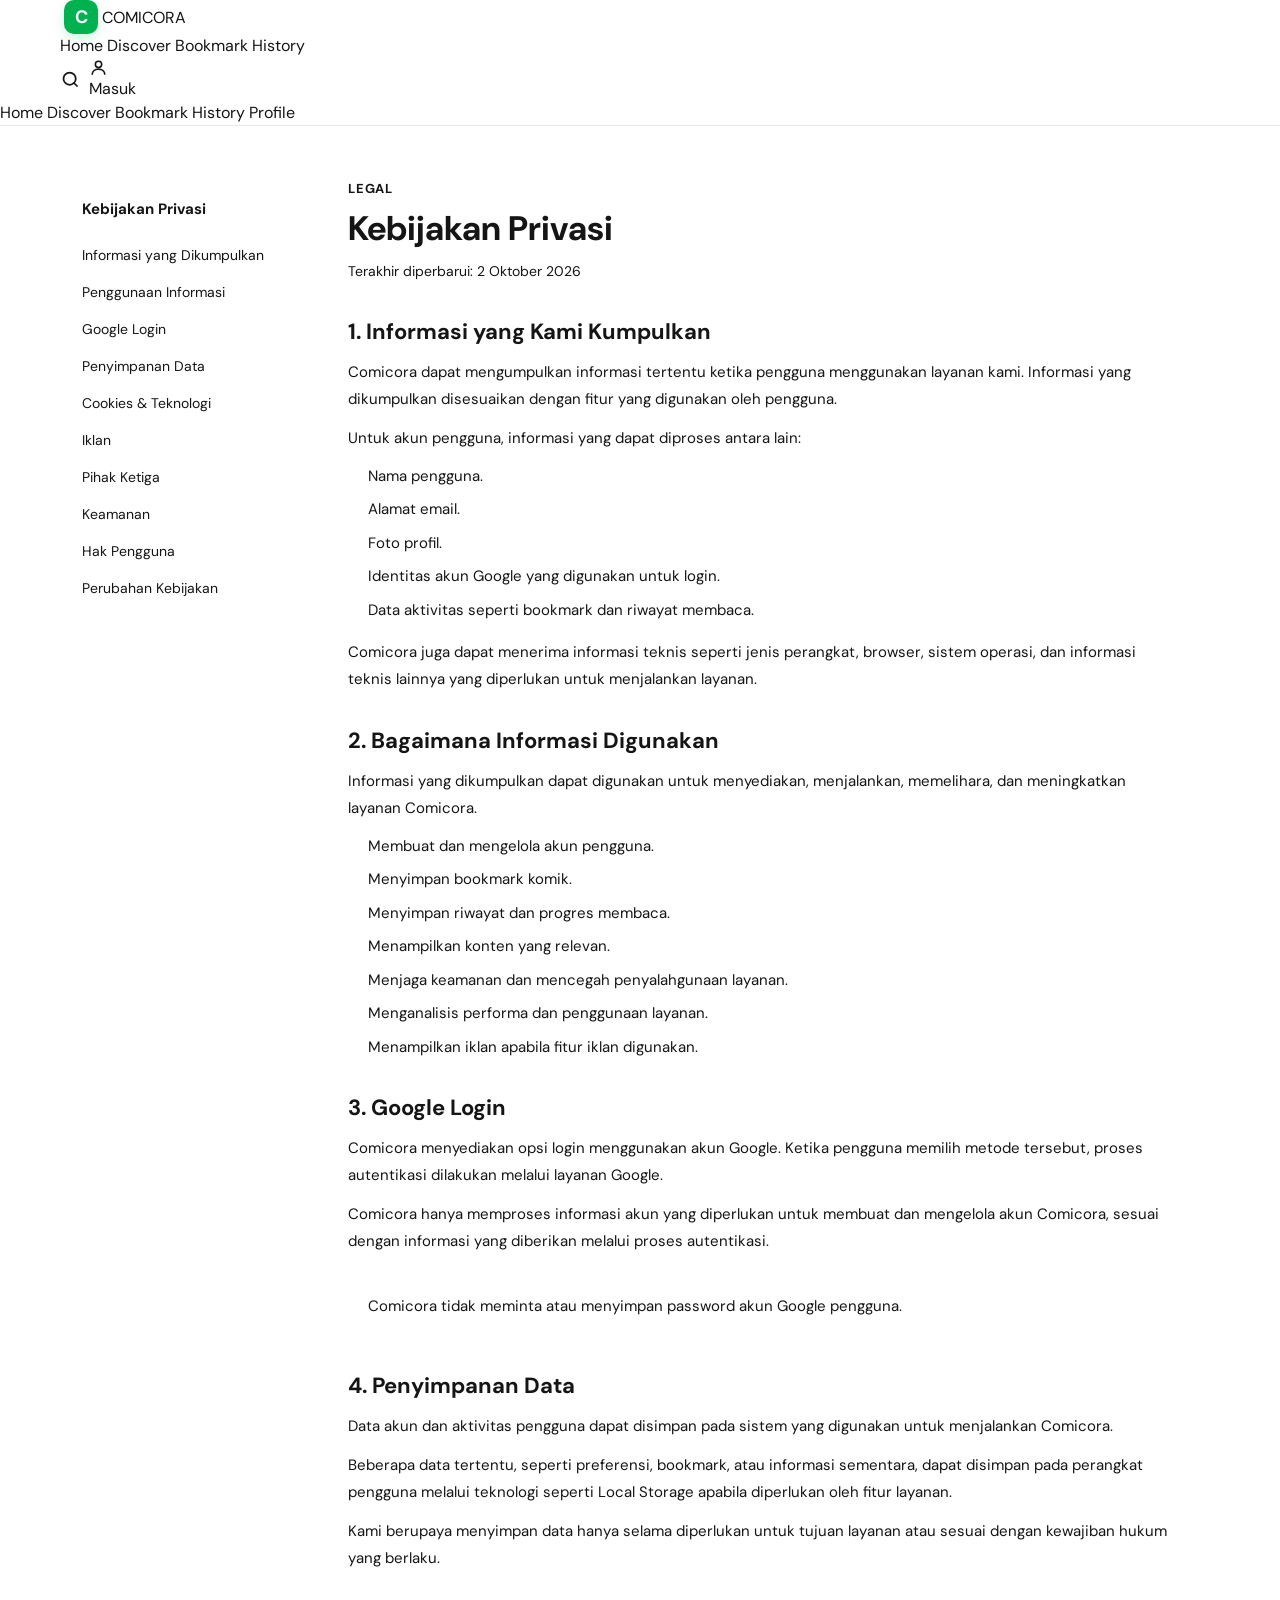
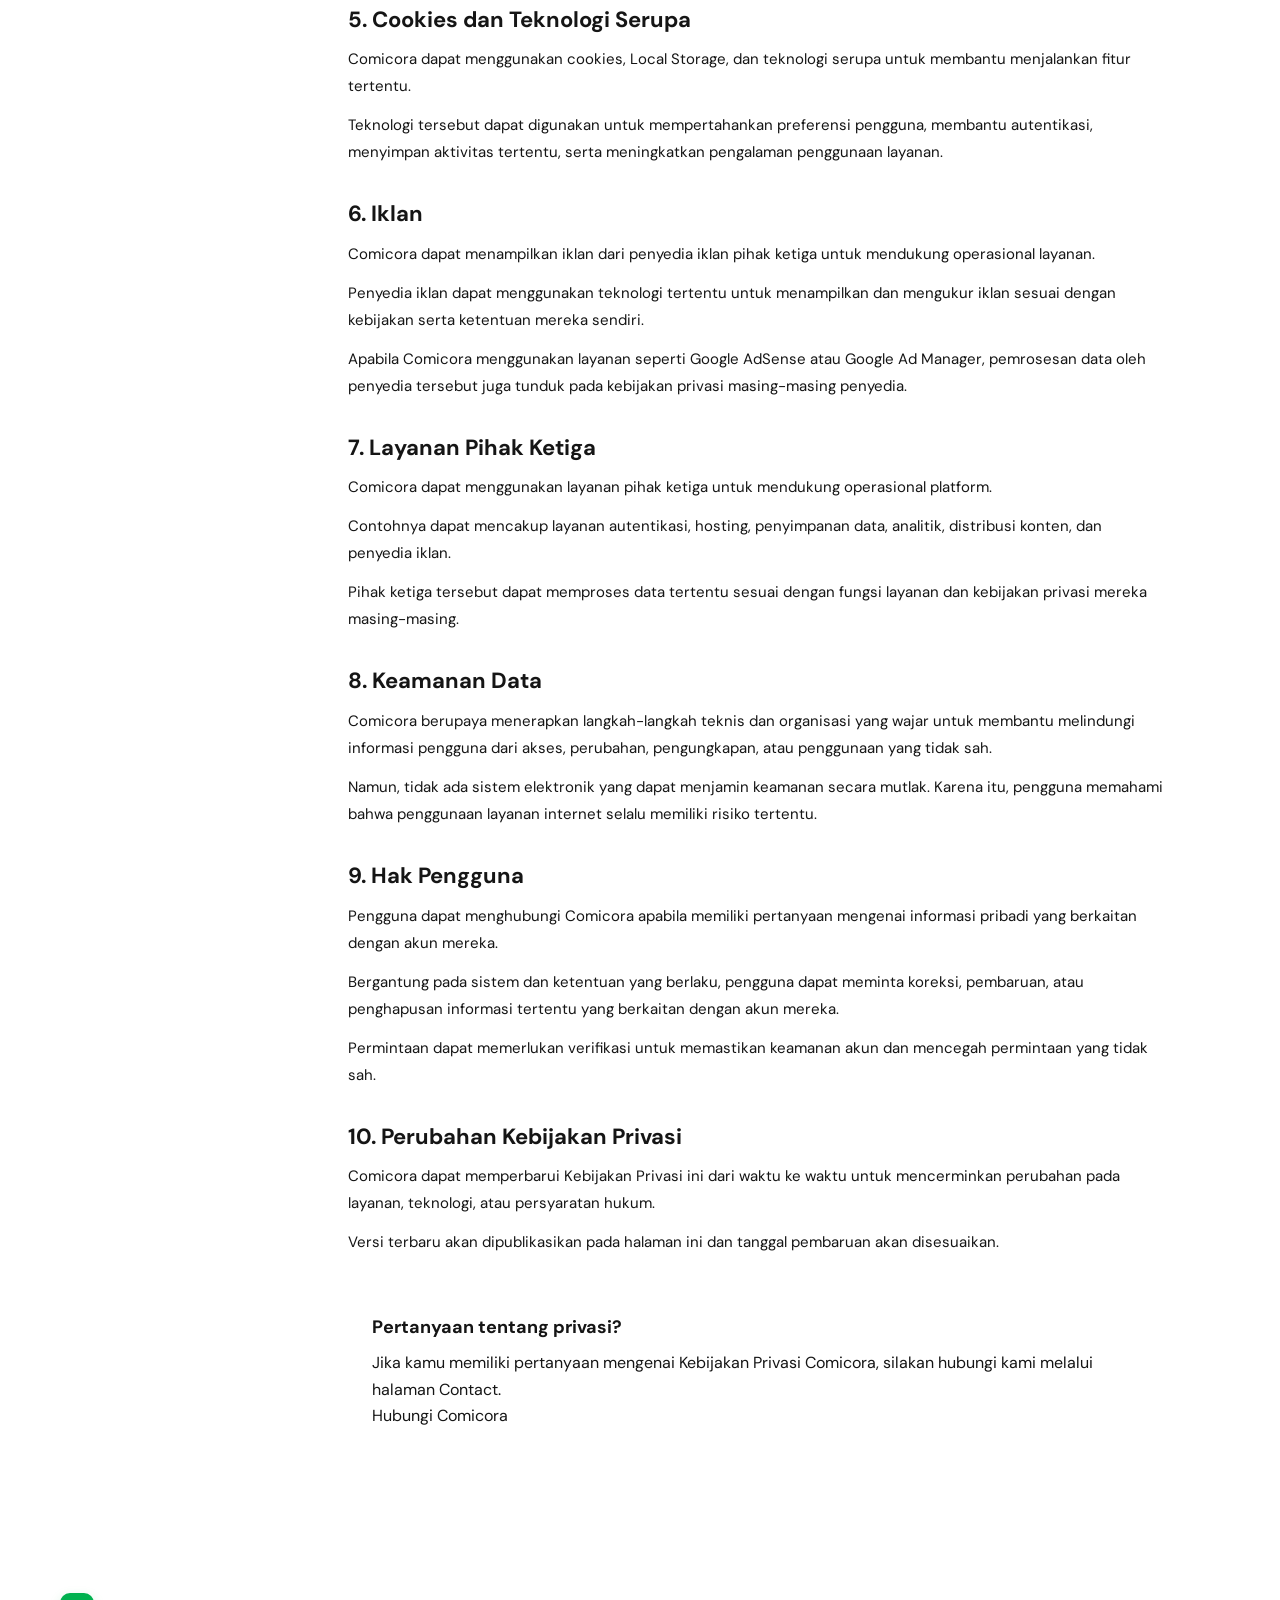
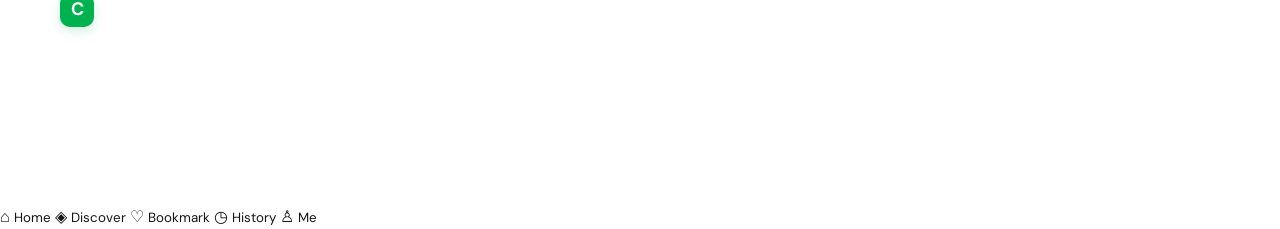
<file: pages/privacy.html>
<!DOCTYPE html>
<html lang="id">
<head>
    <meta charset="UTF-8">
    <meta
        name="viewport"
        content="width=device-width, initial-scale=1.0"
    >

    <meta
        name="theme-color"
        content="#00B14F"
    >

    <meta
        name="description"
        content="Kebijakan Privasi Comicora."
    >

    <title>Kebijakan Privasi - Comicora</title>

    <link
        rel="manifest"
        href="../manifest.json"
    >

    <link
        rel="icon"
        href="../assets/images/logo/favicon.png"
        type="image/png"
    >

    <link
        rel="preconnect"
        href="https://fonts.googleapis.com"
    >

    <link
        rel="preconnect"
        href="https://fonts.gstatic.com"
        crossorigin
    >

    <link
        href="https://fonts.googleapis.com/css2?family=DM+Sans:wght@400;500;600;700&display=swap"
        rel="stylesheet"
    >

    <link
        rel="stylesheet"
        href="../css/reset.css"
    >

    <link
        rel="stylesheet"
        href="../css/variables.css"
    >

    <link
        rel="stylesheet"
        href="../css/global.css"
    >

    <link
        rel="stylesheet"
        href="../css/header.css"
    >

    <link
        rel="stylesheet"
        href="../css/footer.css"
    >

    <link
        rel="stylesheet"
        href="../css/responsive.css"
    >

    <style>
        .legal-page {
            padding: 50px 0 80px;
        }

        .legal-layout {
            display: grid;
            grid-template-columns: 240px minmax(0, 1fr);
            gap: 48px;
            align-items: start;
        }

        .legal-sidebar {
            position: sticky;
            top: 100px;
            padding: 22px;
            background: var(--surface);
            border: 1px solid var(--border);
            border-radius: 16px;
        }

        .legal-sidebar-title {
            margin-bottom: 16px;
            font-size: 15px;
            font-weight: 700;
            color: var(--text);
        }

        .legal-sidebar a {
            display: block;
            padding: 8px 0;
            color: var(--text-secondary);
            font-size: 14px;
            transition: color 0.2s ease;
        }

        .legal-sidebar a:hover {
            color: var(--primary);
        }

        .legal-content {
            max-width: 820px;
        }

        .legal-header {
            margin-bottom: 36px;
        }

        .legal-label {
            display: inline-block;
            margin-bottom: 10px;
            color: var(--primary);
            font-size: 13px;
            font-weight: 700;
            text-transform: uppercase;
            letter-spacing: 0.06em;
        }

        .legal-header h1 {
            margin-bottom: 12px;
            font-size: 34px;
            line-height: 1.2;
        }

        .legal-updated {
            color: var(--text-secondary);
            font-size: 14px;
        }

        .legal-section {
            margin-bottom: 34px;
            scroll-margin-top: 100px;
        }

        .legal-section h2 {
            margin-bottom: 12px;
            font-size: 22px;
            line-height: 1.3;
        }

        .legal-section p {
            margin-bottom: 12px;
            color: var(--text-secondary);
            font-size: 15px;
            line-height: 1.8;
        }

        .legal-section ul {
            margin: 12px 0 16px 20px;
        }

        .legal-section li {
            margin-bottom: 8px;
            color: var(--text-secondary);
            font-size: 15px;
            line-height: 1.7;
        }

        .legal-highlight {
            margin: 20px 0;
            padding: 18px 20px;
            background: var(--primary-light);
            border-left: 4px solid var(--primary);
            border-radius: 10px;
        }

        .legal-highlight p {
            margin: 0;
            color: var(--text);
        }

        .legal-contact {
            margin-top: 24px;
            padding: 24px;
            background: var(--surface);
            border: 1px solid var(--border);
            border-radius: 16px;
        }

        .legal-contact h3 {
            margin-bottom: 8px;
            font-size: 18px;
        }

        .legal-contact p {
            margin: 0;
            color: var(--text-secondary);
            line-height: 1.7;
        }

        @media (max-width: 900px) {
            .legal-layout {
                grid-template-columns: 1fr;
                gap: 30px;
            }

            .legal-sidebar {
                position: static;
            }

            .legal-sidebar nav {
                display: grid;
                grid-template-columns: repeat(2, 1fr);
                gap: 4px 20px;
            }
        }

        @media (max-width: 767px) {
            .legal-page {
                padding: 32px 0 70px;
            }

            .legal-header h1 {
                font-size: 28px;
            }

            .legal-section h2 {
                font-size: 20px;
            }

            .legal-section p,
            .legal-section li {
                font-size: 14px;
            }

            .legal-sidebar nav {
                grid-template-columns: 1fr;
            }
        }
    </style>
</head>

<body>

    <!-- HEADER -->
    <header class="site-header">
        <div class="container header-inner">

            <button
                class="hamburger"
                type="button"
                aria-label="Buka menu"
                aria-expanded="false"
                data-menu-toggle
            >
                <span></span>
                <span></span>
                <span></span>
            </button>

            <a
                href="../index.html"
                class="site-logo"
                aria-label="Comicora Home"
            >
                <span class="logo-mark">C</span>
                <span>COMICORA</span>
            </a>

            <nav class="desktop-nav">
                <a href="../index.html">Home</a>
                <a href="discover.html">Discover</a>
                <a href="bookmark.html">Bookmark</a>
                <a href="history.html">History</a>
            </nav>

            <div class="header-actions">

                <a
                    href="search.html"
                    class="header-icon"
                    aria-label="Cari"
                >
                    <svg
                        viewBox="0 0 24 24"
                        width="21"
                        height="21"
                        fill="none"
                        stroke="currentColor"
                        stroke-width="2"
                    >
                        <circle
                            cx="11"
                            cy="11"
                            r="7"
                        ></circle>
                        <path
                            d="m20 20-4-4"
                        ></path>
                    </svg>
                </a>

                <a
                    href="profile.html"
                    class="header-profile"
                >
                    <span class="profile-icon">
                        <svg
                            viewBox="0 0 24 24"
                            width="19"
                            height="19"
                            fill="none"
                            stroke="currentColor"
                            stroke-width="2"
                        >
                            <circle
                                cx="12"
                                cy="8"
                                r="4"
                            ></circle>
                            <path
                                d="M4 21c0-4.4 3.6-7 8-7s8 2.6 8 7"
                            ></path>
                        </svg>
                    </span>

                    <span>Masuk</span>
                </a>

            </div>
        </div>

        <!-- MOBILE MENU -->
        <div
            class="mobile-menu"
            data-mobile-menu
        >
            <a href="../index.html">Home</a>
            <a href="discover.html">Discover</a>
            <a href="bookmark.html">Bookmark</a>
            <a href="history.html">History</a>
            <a href="profile.html">Profile</a>
        </div>
    </header>


    <!-- MAIN -->
    <main>

        <section class="legal-page">
            <div class="container">

                <div class="legal-layout">

                    <!-- SIDEBAR -->
                    <aside class="legal-sidebar">

                        <div class="legal-sidebar-title">
                            Kebijakan Privasi
                        </div>

                        <nav>
                            <a href="#informasi">
                                Informasi yang Dikumpulkan
                            </a>

                            <a href="#penggunaan">
                                Penggunaan Informasi
                            </a>

                            <a href="#google">
                                Google Login
                            </a>

                            <a href="#penyimpanan">
                                Penyimpanan Data
                            </a>

                            <a href="#cookies">
                                Cookies & Teknologi
                            </a>

                            <a href="#iklan">
                                Iklan
                            </a>

                            <a href="#pihak-ketiga">
                                Pihak Ketiga
                            </a>

                            <a href="#keamanan">
                                Keamanan
                            </a>

                            <a href="#hak">
                                Hak Pengguna
                            </a>

                            <a href="#perubahan">
                                Perubahan Kebijakan
                            </a>
                        </nav>

                    </aside>


                    <!-- CONTENT -->
                    <article class="legal-content">

                        <div class="legal-header">

                            <span class="legal-label">
                                Legal
                            </span>

                            <h1>
                                Kebijakan Privasi
                            </h1>

                            <p class="legal-updated">
                                Terakhir diperbarui: 2 Oktober 2026
                            </p>

                        </div>


                        <!-- 1 -->
                        <section
                            class="legal-section"
                            id="informasi"
                        >
                            <h2>
                                1. Informasi yang Kami Kumpulkan
                            </h2>

                            <p>
                                Comicora dapat mengumpulkan informasi tertentu
                                ketika pengguna menggunakan layanan kami.
                                Informasi yang dikumpulkan disesuaikan dengan
                                fitur yang digunakan oleh pengguna.
                            </p>

                            <p>
                                Untuk akun pengguna, informasi yang dapat
                                diproses antara lain:
                            </p>

                            <ul>
                                <li>Nama pengguna.</li>
                                <li>Alamat email.</li>
                                <li>Foto profil.</li>
                                <li>Identitas akun Google yang digunakan untuk login.</li>
                                <li>Data aktivitas seperti bookmark dan riwayat membaca.</li>
                            </ul>

                            <p>
                                Comicora juga dapat menerima informasi teknis
                                seperti jenis perangkat, browser, sistem operasi,
                                dan informasi teknis lainnya yang diperlukan
                                untuk menjalankan layanan.
                            </p>
                        </section>


                        <!-- 2 -->
                        <section
                            class="legal-section"
                            id="penggunaan"
                        >
                            <h2>
                                2. Bagaimana Informasi Digunakan
                            </h2>

                            <p>
                                Informasi yang dikumpulkan dapat digunakan untuk
                                menyediakan, menjalankan, memelihara, dan
                                meningkatkan layanan Comicora.
                            </p>

                            <ul>
                                <li>
                                    Membuat dan mengelola akun pengguna.
                                </li>

                                <li>
                                    Menyimpan bookmark komik.
                                </li>

                                <li>
                                    Menyimpan riwayat dan progres membaca.
                                </li>

                                <li>
                                    Menampilkan konten yang relevan.
                                </li>

                                <li>
                                    Menjaga keamanan dan mencegah penyalahgunaan layanan.
                                </li>

                                <li>
                                    Menganalisis performa dan penggunaan layanan.
                                </li>

                                <li>
                                    Menampilkan iklan apabila fitur iklan digunakan.
                                </li>
                            </ul>
                        </section>


                        <!-- 3 -->
                        <section
                            class="legal-section"
                            id="google"
                        >
                            <h2>
                                3. Google Login
                            </h2>

                            <p>
                                Comicora menyediakan opsi login menggunakan akun
                                Google. Ketika pengguna memilih metode tersebut,
                                proses autentikasi dilakukan melalui layanan
                                Google.
                            </p>

                            <p>
                                Comicora hanya memproses informasi akun yang
                                diperlukan untuk membuat dan mengelola akun
                                Comicora, sesuai dengan informasi yang diberikan
                                melalui proses autentikasi.
                            </p>

                            <div class="legal-highlight">
                                <p>
                                    Comicora tidak meminta atau menyimpan
                                    password akun Google pengguna.
                                </p>
                            </div>
                        </section>


                        <!-- 4 -->
                        <section
                            class="legal-section"
                            id="penyimpanan"
                        >
                            <h2>
                                4. Penyimpanan Data
                            </h2>

                            <p>
                                Data akun dan aktivitas pengguna dapat disimpan
                                pada sistem yang digunakan untuk menjalankan
                                Comicora.
                            </p>

                            <p>
                                Beberapa data tertentu, seperti preferensi,
                                bookmark, atau informasi sementara, dapat
                                disimpan pada perangkat pengguna melalui
                                teknologi seperti Local Storage apabila
                                diperlukan oleh fitur layanan.
                            </p>

                            <p>
                                Kami berupaya menyimpan data hanya selama
                                diperlukan untuk tujuan layanan atau sesuai
                                dengan kewajiban hukum yang berlaku.
                            </p>
                        </section>


                        <!-- 5 -->
                        <section
                            class="legal-section"
                            id="cookies"
                        >
                            <h2>
                                5. Cookies dan Teknologi Serupa
                            </h2>

                            <p>
                                Comicora dapat menggunakan cookies, Local Storage,
                                dan teknologi serupa untuk membantu menjalankan
                                fitur tertentu.
                            </p>

                            <p>
                                Teknologi tersebut dapat digunakan untuk
                                mempertahankan preferensi pengguna, membantu
                                autentikasi, menyimpan aktivitas tertentu, serta
                                meningkatkan pengalaman penggunaan layanan.
                            </p>
                        </section>


                        <!-- 6 -->
                        <section
                            class="legal-section"
                            id="iklan"
                        >
                            <h2>
                                6. Iklan
                            </h2>

                            <p>
                                Comicora dapat menampilkan iklan dari penyedia
                                iklan pihak ketiga untuk mendukung operasional
                                layanan.
                            </p>

                            <p>
                                Penyedia iklan dapat menggunakan teknologi
                                tertentu untuk menampilkan dan mengukur iklan
                                sesuai dengan kebijakan serta ketentuan mereka
                                sendiri.
                            </p>

                            <p>
                                Apabila Comicora menggunakan layanan seperti
                                Google AdSense atau Google Ad Manager, pemrosesan
                                data oleh penyedia tersebut juga tunduk pada
                                kebijakan privasi masing-masing penyedia.
                            </p>
                        </section>


                        <!-- 7 -->
                        <section
                            class="legal-section"
                            id="pihak-ketiga"
                        >
                            <h2>
                                7. Layanan Pihak Ketiga
                            </h2>

                            <p>
                                Comicora dapat menggunakan layanan pihak ketiga
                                untuk mendukung operasional platform.
                            </p>

                            <p>
                                Contohnya dapat mencakup layanan autentikasi,
                                hosting, penyimpanan data, analitik, distribusi
                                konten, dan penyedia iklan.
                            </p>

                            <p>
                                Pihak ketiga tersebut dapat memproses data
                                tertentu sesuai dengan fungsi layanan dan
                                kebijakan privasi mereka masing-masing.
                            </p>
                        </section>


                        <!-- 8 -->
                        <section
                            class="legal-section"
                            id="keamanan"
                        >
                            <h2>
                                8. Keamanan Data
                            </h2>

                            <p>
                                Comicora berupaya menerapkan langkah-langkah
                                teknis dan organisasi yang wajar untuk membantu
                                melindungi informasi pengguna dari akses,
                                perubahan, pengungkapan, atau penggunaan yang
                                tidak sah.
                            </p>

                            <p>
                                Namun, tidak ada sistem elektronik yang dapat
                                menjamin keamanan secara mutlak. Karena itu,
                                pengguna memahami bahwa penggunaan layanan
                                internet selalu memiliki risiko tertentu.
                            </p>
                        </section>


                        <!-- 9 -->
                        <section
                            class="legal-section"
                            id="hak"
                        >
                            <h2>
                                9. Hak Pengguna
                            </h2>

                            <p>
                                Pengguna dapat menghubungi Comicora apabila
                                memiliki pertanyaan mengenai informasi pribadi
                                yang berkaitan dengan akun mereka.
                            </p>

                            <p>
                                Bergantung pada sistem dan ketentuan yang berlaku,
                                pengguna dapat meminta koreksi, pembaruan,
                                atau penghapusan informasi tertentu yang
                                berkaitan dengan akun mereka.
                            </p>

                            <p>
                                Permintaan dapat memerlukan verifikasi untuk
                                memastikan keamanan akun dan mencegah permintaan
                                yang tidak sah.
                            </p>
                        </section>


                        <!-- 10 -->
                        <section
                            class="legal-section"
                            id="perubahan"
                        >
                            <h2>
                                10. Perubahan Kebijakan Privasi
                            </h2>

                            <p>
                                Comicora dapat memperbarui Kebijakan Privasi ini
                                dari waktu ke waktu untuk mencerminkan perubahan
                                pada layanan, teknologi, atau persyaratan hukum.
                            </p>

                            <p>
                                Versi terbaru akan dipublikasikan pada halaman
                                ini dan tanggal pembaruan akan disesuaikan.
                            </p>
                        </section>


                        <!-- CONTACT -->
                        <div class="legal-contact">

                            <h3>
                                Pertanyaan tentang privasi?
                            </h3>

                            <p>
                                Jika kamu memiliki pertanyaan mengenai Kebijakan
                                Privasi Comicora, silakan hubungi kami melalui
                                halaman Contact.
                            </p>

                            <a
                                href="contact.html"
                                class="btn btn-primary"
                                style="margin-top: 16px;"
                            >
                                Hubungi Comicora
                            </a>

                        </div>

                    </article>

                </div>

            </div>
        </section>

    </main>


    <!-- FOOTER -->
    <footer class="site-footer">

        <div class="container">

            <div class="footer-main">

                <div class="footer-brand">

                    <a
                        href="../index.html"
                        class="footer-logo"
                    >
                        <span class="logo-mark">C</span>
                        <span>COMICORA</span>
                    </a>

                    <p>
                        Platform baca webcomic dan manhwa
                        untuk pembaca Indonesia.
                    </p>

                    <div class="footer-socials">
                        <a href="#" aria-label="Instagram">IG</a>
                        <a href="#" aria-label="TikTok">TK</a>
                        <a href="#" aria-label="X">X</a>
                    </div>

                </div>


                <div class="footer-column">

                    <h3>
                        Explore
                    </h3>

                    <a href="discover.html">
                        Discover
                    </a>

                    <a href="search.html">
                        Search
                    </a>

                    <a href="bookmark.html">
                        Bookmark
                    </a>

                    <a href="history.html">
                        History
                    </a>

                </div>


                <div class="footer-column">

                    <h3>
                        Information
                    </h3>

                    <a href="about.html">
                        About Us
                    </a>

                    <a href="faq.html">
                        FAQ
                    </a>

                    <a href="contact.html">
                        Contact
                    </a>

                </div>


                <div class="footer-column">

                    <h3>
                        Legal
                    </h3>

                    <a href="terms.html">
                        Terms of Service
                    </a>

                    <a href="privacy.html">
                        Privacy Policy
                    </a>

                    <a href="#">
                        Ad Policy
                    </a>

                </div>

            </div>


            <div class="footer-bottom">

                <p>
                    © <span data-current-year>2026</span>
                    Comicora. All rights reserved.
                </p>

                <p>
                    Made for comic readers.
                </p>

            </div>

        </div>

    </footer>


    <!-- MOBILE BOTTOM NAV -->
    <nav class="mobile-bottom-nav">

        <a href="../index.html">
            <span>⌂</span>
            <small>Home</small>
        </a>

        <a href="discover.html">
            <span>◈</span>
            <small>Discover</small>
        </a>

        <a href="bookmark.html">
            <span>♡</span>
            <small>Bookmark</small>
        </a>

        <a href="history.html">
            <span>◷</span>
            <small>History</small>
        </a>

        <a href="profile.html">
            <span>♙</span>
            <small>Me</small>
        </a>

    </nav>


    <script src="../js/app.js"></script>
    <script src="../js/pwa.js"></script>

</body>
</html>
</file>
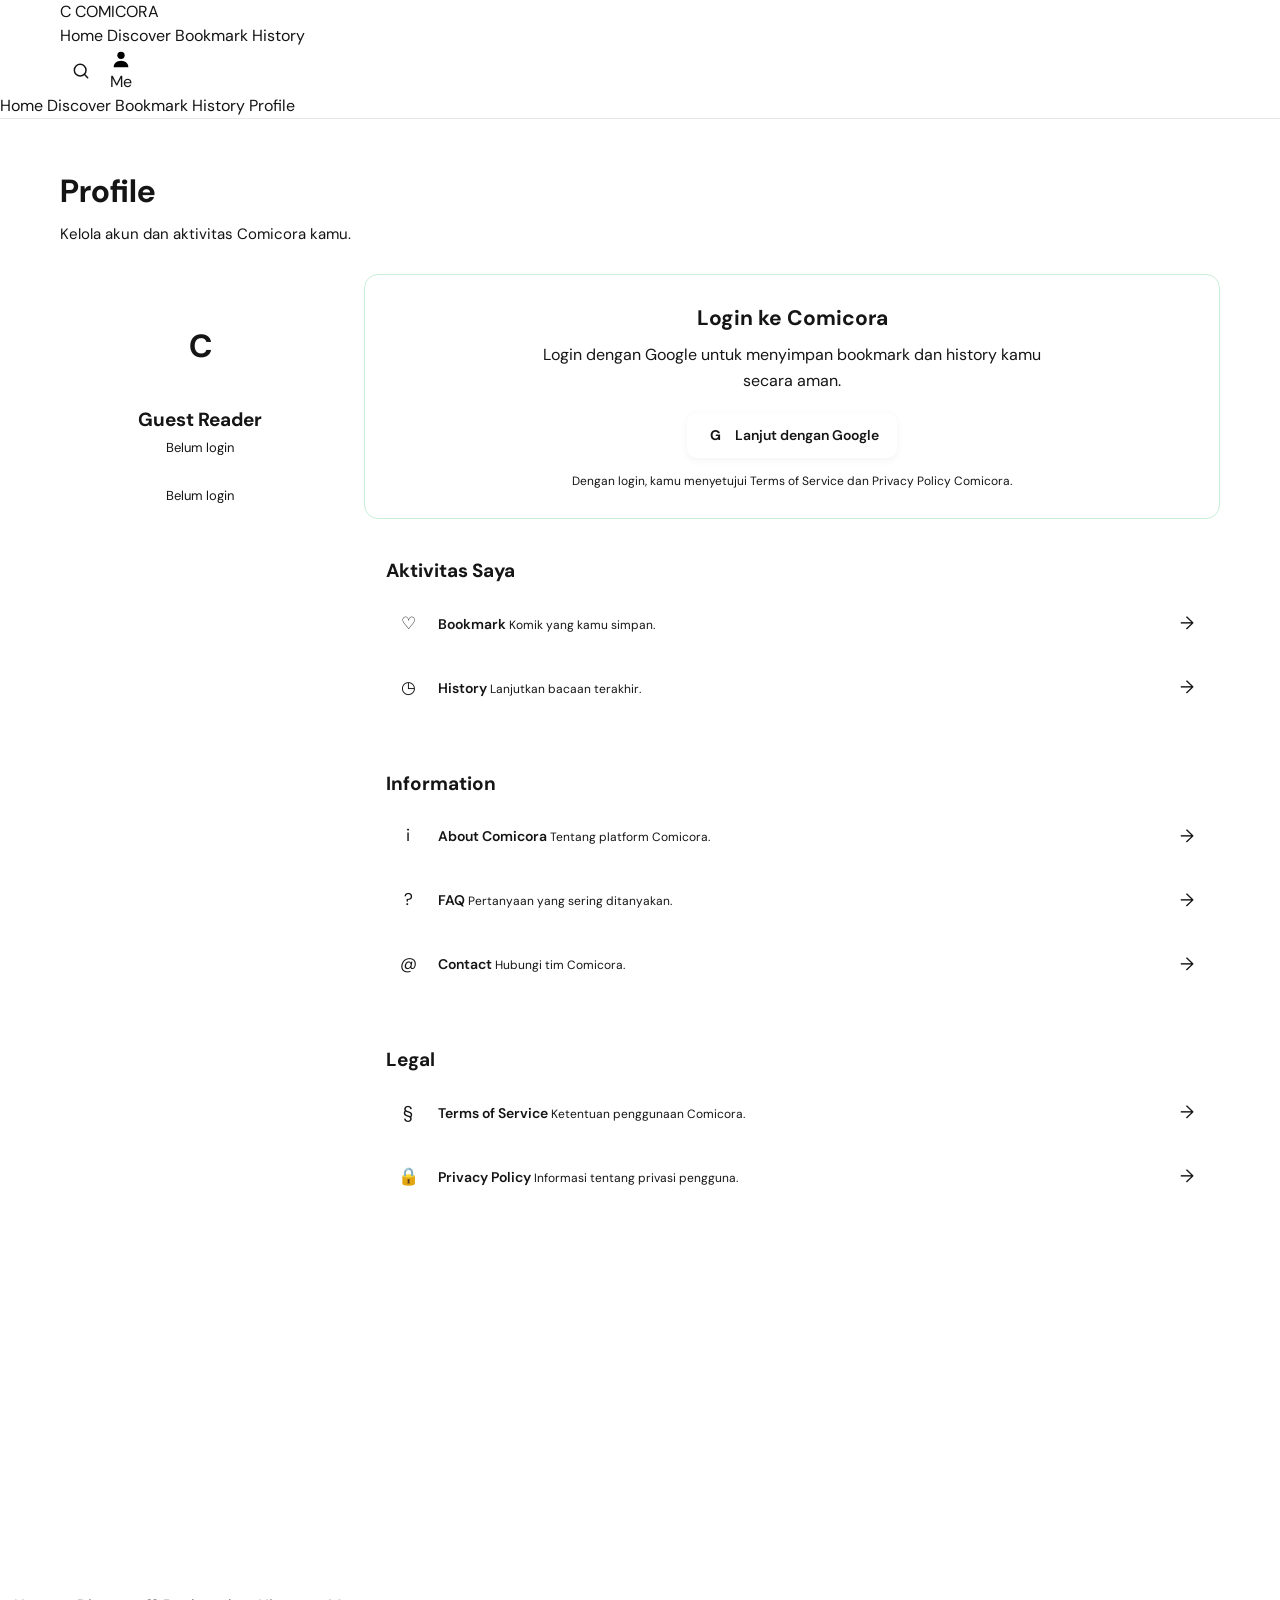
<file: pages/profile.html>
<!DOCTYPE html>
<html lang="id">

<head>
    <meta charset="UTF-8">

    <meta
        name="viewport"
        content="width=device-width, initial-scale=1.0"
    >

    <meta
        name="theme-color"
        content="#00B14F"
    >

    <meta
        name="description"
        content="Profil pengguna Comicora."
    >

    <title>Profile - Comicora</title>

    <link
        rel="manifest"
        href="../manifest.json"
    >

    <link
        rel="icon"
        href="../assets/images/logo/favicon.png"
    >

    <link
        rel="preconnect"
        href="https://fonts.googleapis.com"
    >

    <link
        rel="preconnect"
        href="https://fonts.gstatic.com"
        crossorigin
    >

    <link
        href="https://fonts.googleapis.com/css2?family=DM+Sans:wght@400;500;600;700&display=swap"
        rel="stylesheet"
    >

    <link
        rel="stylesheet"
        href="../css/reset.css"
    >

    <link
        rel="stylesheet"
        href="../css/variables.css"
    >

    <link
        rel="stylesheet"
        href="../css/global.css"
    >

    <link
        rel="stylesheet"
        href="../css/header.css"
    >

    <link
        rel="stylesheet"
        href="../css/footer.css"
    >

    <link
        rel="stylesheet"
        href="../css/responsive.css"
    >

    <style>
        .profile-page {
            min-height: 70vh;
            padding: 48px 0 80px;
        }

        .profile-header {
            margin-bottom: 28px;
        }

        .profile-header h1 {
            margin-bottom: 8px;
            font-size: 32px;
            font-weight: 700;
        }

        .profile-header p {
            color: var(--text-secondary);
            font-size: 15px;
        }

        .profile-layout {
            display: grid;
            grid-template-columns: 280px minmax(0, 1fr);
            gap: 24px;
            align-items: start;
        }

        .profile-card {
            padding: 28px 22px;
            text-align: center;
            background: var(--background);
            border: 1px solid var(--border);
            border-radius: var(--radius-lg);
        }

        .profile-avatar {
            width: 88px;
            height: 88px;
            display: flex;
            align-items: center;
            justify-content: center;
            margin: 0 auto 16px;
            overflow: hidden;
            background: var(--primary-light);
            color: var(--primary);
            border-radius: 50%;
            font-size: 32px;
            font-weight: 700;
        }

        .profile-avatar img {
            width: 100%;
            height: 100%;
            object-fit: cover;
        }

        .profile-name {
            margin-bottom: 4px;
            font-size: 19px;
            font-weight: 700;
        }

        .profile-email {
            color: var(--text-secondary);
            font-size: 13px;
            word-break: break-word;
        }

        .profile-login-status {
            margin-top: 18px;
            padding: 10px 12px;
            background: var(--surface);
            border-radius: var(--radius-md);
            color: var(--text-secondary);
            font-size: 13px;
        }

        .profile-login-status.is-logged-in {
            background: var(--primary-light);
            color: var(--primary-dark);
        }

        .profile-sections {
            display: flex;
            flex-direction: column;
            gap: 16px;
        }

        .profile-section {
            padding: 22px;
            background: var(--background);
            border: 1px solid var(--border);
            border-radius: var(--radius-lg);
        }

        .profile-section h2 {
            margin-bottom: 16px;
            font-size: 19px;
        }

        .profile-link-list {
            display: flex;
            flex-direction: column;
        }

        .profile-link {
            display: flex;
            align-items: center;
            justify-content: space-between;
            gap: 12px;
            padding: 14px 4px;
            border-bottom: 1px solid var(--border);
            color: var(--text);
        }

        .profile-link:first-child {
            padding-top: 4px;
        }

        .profile-link:last-child {
            padding-bottom: 4px;
            border-bottom: 0;
        }

        .profile-link:hover {
            color: var(--primary);
        }

        .profile-link-content {
            display: flex;
            align-items: center;
            gap: 12px;
        }

        .profile-link-icon {
            width: 36px;
            height: 36px;
            display: flex;
            align-items: center;
            justify-content: center;
            background: var(--primary-light);
            color: var(--primary);
            border-radius: 10px;
            font-size: 17px;
        }

        .profile-link-title {
            font-size: 14px;
            font-weight: 600;
        }

        .profile-link-description {
            margin-top: 2px;
            color: var(--text-secondary);
            font-size: 12px;
        }

        .profile-arrow {
            color: var(--text-secondary);
            font-size: 18px;
        }

        .logout-button {
            width: 100%;
            margin-top: 18px;
            padding: 12px 16px;
            border: 1px solid #fecaca;
            background: #fff5f5;
            color: var(--error);
            border-radius: var(--radius-md);
            font-size: 14px;
            font-weight: 600;
            cursor: pointer;
        }

        .logout-button:hover {
            background: #fee2e2;
        }

        .login-card {
            padding: 28px;
            text-align: center;
            background: var(--primary-light);
            border: 1px solid #c9efd9;
            border-radius: var(--radius-lg);
        }

        .login-card h2 {
            margin-bottom: 8px;
            font-size: 21px;
        }

        .login-card p {
            max-width: 520px;
            margin: 0 auto 20px;
            color: var(--text-secondary);
            line-height: 1.6;
        }

        .google-login-button {
            display: inline-flex;
            align-items: center;
            justify-content: center;
            gap: 10px;
            min-width: 210px;
            padding: 12px 18px;
            background: #ffffff;
            border: 1px solid var(--border);
            color: var(--text);
            border-radius: var(--radius-md);
            font-size: 14px;
            font-weight: 600;
            cursor: pointer;
            box-shadow: var(--shadow-sm);
        }

        .google-login-button:hover {
            border-color: var(--primary);
        }

        .google-icon {
            width: 20px;
            height: 20px;
            display: flex;
            align-items: center;
            justify-content: center;
            font-weight: 700;
        }

        .login-notice {
            margin-top: 14px;
            color: var(--text-secondary);
            font-size: 12px;
        }

        @media (max-width: 900px) {
            .profile-layout {
                grid-template-columns: 1fr;
            }

            .profile-card {
                display: grid;
                grid-template-columns: 88px minmax(0, 1fr);
                gap: 14px 18px;
                align-items: center;
                text-align: left;
            }

            .profile-avatar {
                grid-row: span 3;
                margin: 0;
            }

            .profile-login-status {
                margin-top: 0;
            }
        }

        @media (max-width: 767px) {
            .profile-page {
                padding: 28px 0 100px;
            }

            .profile-header h1 {
                font-size: 26px;
            }

            .profile-card {
                display: block;
                text-align: center;
            }

            .profile-avatar {
                margin: 0 auto 16px;
            }

            .profile-login-status {
                margin-top: 18px;
            }

            .profile-section {
                padding: 18px;
            }
        }
    </style>
</head>

<body>

    <!-- HEADER -->
    <header class="site-header">

        <div class="container header-inner">

            <a
                href="../index.html"
                class="brand"
                aria-label="Comicora Home"
            >
                <span class="brand-mark">
                    C
                </span>

                <span class="brand-name">
                    COMICORA
                </span>
            </a>

            <nav
                class="desktop-nav"
                aria-label="Navigasi utama"
            >
                <a href="../index.html">
                    Home
                </a>

                <a href="discover.html">
                    Discover
                </a>

                <a href="bookmark.html">
                    Bookmark
                </a>

                <a href="history.html">
                    History
                </a>
            </nav>

            <div class="header-actions">

                <a
                    href="search.html"
                    class="header-icon-button"
                    aria-label="Cari"
                >
                    <svg
                        viewBox="0 0 24 24"
                        aria-hidden="true"
                    >
                        <circle
                            cx="11"
                            cy="11"
                            r="7"
                        ></circle>

                        <path
                            d="m20 20-4-4"
                        ></path>
                    </svg>
                </a>

                <a
                    href="profile.html"
                    class="header-profile"
                >
                    <span class="header-profile-icon">
                        <svg
                            viewBox="0 0 24 24"
                            aria-hidden="true"
                        >
                            <circle
                                cx="12"
                                cy="8"
                                r="4"
                            ></circle>

                            <path
                                d="M4 21c0-4 3.5-7 8-7s8 3 8 7"
                            ></path>
                        </svg>
                    </span>

                    <span>
                        Me
                    </span>
                </a>

                <button
                    class="hamburger-button"
                    type="button"
                    aria-label="Buka menu"
                    aria-expanded="false"
                    data-menu-toggle
                >
                    <span></span>
                    <span></span>
                    <span></span>
                </button>

            </div>

        </div>

        <div
            class="mobile-menu"
            data-mobile-menu
        >
            <a href="../index.html">
                Home
            </a>

            <a href="discover.html">
                Discover
            </a>

            <a href="bookmark.html">
                Bookmark
            </a>

            <a href="history.html">
                History
            </a>

            <a
                href="profile.html"
                class="active"
            >
                Profile
            </a>
        </div>

    </header>


    <!-- MAIN -->
    <main>

        <section class="profile-page">

            <div class="container">

                <div class="profile-header">

                    <h1>
                        Profile
                    </h1>

                    <p>
                        Kelola akun dan aktivitas Comicora kamu.
                    </p>

                </div>


                <div class="profile-layout">

                    <!-- PROFILE CARD -->
                    <aside class="profile-card">

                        <div
                            class="profile-avatar"
                            id="profile-avatar"
                        >
                            C
                        </div>

                        <div>

                            <div
                                class="profile-name"
                                id="profile-name"
                            >
                                Guest Reader
                            </div>

                            <div
                                class="profile-email"
                                id="profile-email"
                            >
                                Belum login
                            </div>

                        </div>

                        <div
                            class="profile-login-status"
                            id="profile-login-status"
                        >
                            Belum login
                        </div>

                    </aside>


                    <!-- CONTENT -->
                    <div class="profile-sections">

                        <!-- LOGIN -->
                        <section
                            class="login-card"
                            id="login-card"
                        >

                            <h2>
                                Login ke Comicora
                            </h2>

                            <p>
                                Login dengan Google untuk menyimpan
                                bookmark dan history kamu secara aman.
                            </p>

                            <button
                                type="button"
                                class="google-login-button"
                                id="google-login-button"
                            >
                                <span class="google-icon">
                                    G
                                </span>

                                Lanjut dengan Google
                            </button>

                            <div class="login-notice">
                                Dengan login, kamu menyetujui
                                Terms of Service dan Privacy Policy Comicora.
                            </div>

                        </section>


                        <!-- ACCOUNT -->
                        <section class="profile-section">

                            <h2>
                                Aktivitas Saya
                            </h2>

                            <div class="profile-link-list">

                                <a
                                    href="bookmark.html"
                                    class="profile-link"
                                >
                                    <span class="profile-link-content">

                                        <span class="profile-link-icon">
                                            ♡
                                        </span>

                                        <span>
                                            <span class="profile-link-title">
                                                Bookmark
                                            </span>

                                            <span class="profile-link-description">
                                                Komik yang kamu simpan.
                                            </span>
                                        </span>

                                    </span>

                                    <span class="profile-arrow">
                                        →
                                    </span>
                                </a>


                                <a
                                    href="history.html"
                                    class="profile-link"
                                >
                                    <span class="profile-link-content">

                                        <span class="profile-link-icon">
                                            ◷
                                        </span>

                                        <span>
                                            <span class="profile-link-title">
                                                History
                                            </span>

                                            <span class="profile-link-description">
                                                Lanjutkan bacaan terakhir.
                                            </span>
                                        </span>

                                    </span>

                                    <span class="profile-arrow">
                                        →
                                    </span>
                                </a>

                            </div>

                        </section>


                        <!-- INFORMATION -->
                        <section class="profile-section">

                            <h2>
                                Information
                            </h2>

                            <div class="profile-link-list">

                                <a
                                    href="about.html"
                                    class="profile-link"
                                >
                                    <span class="profile-link-content">

                                        <span class="profile-link-icon">
                                            i
                                        </span>

                                        <span>
                                            <span class="profile-link-title">
                                                About Comicora
                                            </span>

                                            <span class="profile-link-description">
                                                Tentang platform Comicora.
                                            </span>
                                        </span>

                                    </span>

                                    <span class="profile-arrow">
                                        →
                                    </span>
                                </a>


                                <a
                                    href="faq.html"
                                    class="profile-link"
                                >
                                    <span class="profile-link-content">

                                        <span class="profile-link-icon">
                                            ?
                                        </span>

                                        <span>
                                            <span class="profile-link-title">
                                                FAQ
                                            </span>

                                            <span class="profile-link-description">
                                                Pertanyaan yang sering ditanyakan.
                                            </span>
                                        </span>

                                    </span>

                                    <span class="profile-arrow">
                                        →
                                    </span>
                                </a>


                                <a
                                    href="contact.html"
                                    class="profile-link"
                                >
                                    <span class="profile-link-content">

                                        <span class="profile-link-icon">
                                            @
                                        </span>

                                        <span>
                                            <span class="profile-link-title">
                                                Contact
                                            </span>

                                            <span class="profile-link-description">
                                                Hubungi tim Comicora.
                                            </span>
                                        </span>

                                    </span>

                                    <span class="profile-arrow">
                                        →
                                    </span>
                                </a>

                            </div>

                        </section>


                        <!-- LEGAL -->
                        <section class="profile-section">

                            <h2>
                                Legal
                            </h2>

                            <div class="profile-link-list">

                                <a
                                    href="terms.html"
                                    class="profile-link"
                                >
                                    <span class="profile-link-content">

                                        <span class="profile-link-icon">
                                            §
                                        </span>

                                        <span>
                                            <span class="profile-link-title">
                                                Terms of Service
                                            </span>

                                            <span class="profile-link-description">
                                                Ketentuan penggunaan Comicora.
                                            </span>
                                        </span>

                                    </span>

                                    <span class="profile-arrow">
                                        →
                                    </span>
                                </a>


                                <a
                                    href="privacy.html"
                                    class="profile-link"
                                >
                                    <span class="profile-link-content">

                                        <span class="profile-link-icon">
                                            🔒
                                        </span>

                                        <span>
                                            <span class="profile-link-title">
                                                Privacy Policy
                                            </span>

                                            <span class="profile-link-description">
                                                Informasi tentang privasi pengguna.
                                            </span>
                                        </span>

                                    </span>

                                    <span class="profile-arrow">
                                        →
                                    </span>
                                </a>

                            </div>

                        </section>


                        <!-- LOGOUT -->
                        <button
                            type="button"
                            class="logout-button"
                            id="logout-button"
                            hidden
                        >
                            Keluar dari akun
                        </button>

                    </div>

                </div>

            </div>

        </section>

    </main>


    <!-- FOOTER -->
    <footer class="site-footer">

        <div class="container">

            <div class="footer-main">

                <div class="footer-brand">

                    <a
                        href="../index.html"
                        class="footer-logo"
                    >
                        <span class="brand-mark">
                            C
                        </span>

                        <span>
                            COMICORA
                        </span>
                    </a>

                    <p>
                        Platform baca webcomic dan manhwa
                        untuk pembaca Indonesia.
                    </p>

                    <div class="footer-social">

                        <a
                            href="#"
                            aria-label="Instagram"
                        >
                            IG
                        </a>

                        <a
                            href="#"
                            aria-label="TikTok"
                        >
                            TK
                        </a>

                        <a
                            href="#"
                            aria-label="X"
                        >
                            X
                        </a>

                    </div>

                </div>


                <div class="footer-column">

                    <h3>
                        Explore
                    </h3>

                    <a href="discover.html">
                        Discover
                    </a>

                    <a href="search.html">
                        Search
                    </a>

                    <a href="bookmark.html">
                        Bookmark
                    </a>

                    <a href="history.html">
                        History
                    </a>

                </div>


                <div class="footer-column">

                    <h3>
                        Information
                    </h3>

                    <a href="about.html">
                        About Us
                    </a>

                    <a href="faq.html">
                        FAQ
                    </a>

                    <a href="contact.html">
                        Contact
                    </a>

                </div>


                <div class="footer-column">

                    <h3>
                        Legal
                    </h3>

                    <a href="terms.html">
                        Terms of Service
                    </a>

                    <a href="privacy.html">
                        Privacy Policy
                    </a>

                    <a href="#">
                        Ad Policy
                    </a>

                </div>

            </div>


            <div class="footer-bottom">

                <p>
                    ©
                    <span data-current-year>
                        2026
                    </span>
                    Comicora. All rights reserved.
                </p>

            </div>

        </div>

    </footer>


    <!-- MOBILE BOTTOM NAV -->
    <nav
        class="mobile-bottom-nav"
        aria-label="Navigasi mobile"
    >

        <a href="../index.html">

            <span class="bottom-nav-icon">
                ⌂
            </span>

            <span>
                Home
            </span>

        </a>


        <a href="discover.html">

            <span class="bottom-nav-icon">
                ◈
            </span>

            <span>
                Discover
            </span>

        </a>


        <a href="bookmark.html">

            <span class="bottom-nav-icon">
                ♡
            </span>

            <span>
                Bookmark
            </span>

        </a>


        <a href="history.html">

            <span class="bottom-nav-icon">
                ◷
            </span>

            <span>
                History
            </span>

        </a>


        <a
            href="profile.html"
            class="active"
        >

            <span class="bottom-nav-icon">
                ○
            </span>

            <span>
                Me
            </span>

        </a>

    </nav>


    <script src="../js/app.js"></script>

    <script src="../js/pwa.js"></script>

    <script src="../js/profile.js"></script>

</body>

</html>
</file>
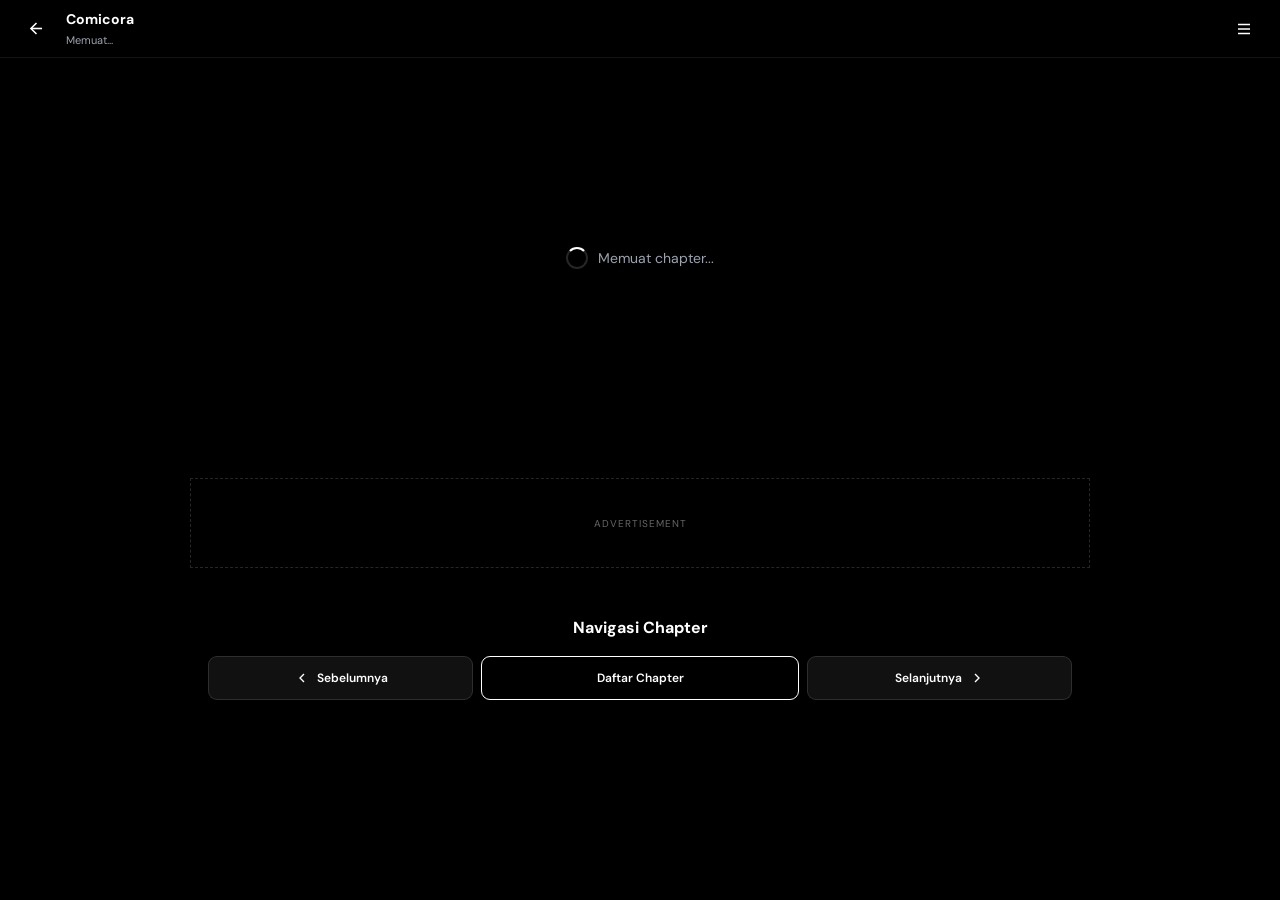
<file: pages/reader.html>
<!DOCTYPE html>
<html lang="id">

<head>
    <meta charset="UTF-8">

    <meta
        name="viewport"
        content="width=device-width, initial-scale=1.0"
    >

    <meta
        name="theme-color"
        content="#000000"
    >

    <meta
        name="description"
        content="Baca webcomic di Comicora."
    >

    <title>
        Reader - Comicora
    </title>

    <link
        rel="manifest"
        href="../manifest.json"
    >

    <link
        rel="icon"
        href="../assets/images/logo/favicon.png"
    >

    <link
        rel="preconnect"
        href="https://fonts.googleapis.com"
    >

    <link
        rel="preconnect"
        href="https://fonts.gstatic.com"
        crossorigin
    >

    <link
        href="https://fonts.googleapis.com/css2?family=DM+Sans:wght@400;500;600;700;800&display=swap"
        rel="stylesheet"
    >

    <!-- CSS -->

    <link
        rel="stylesheet"
        href="../css/reset.css"
    >

    <link
        rel="stylesheet"
        href="../css/variables.css"
    >

    <link
        rel="stylesheet"
        href="../css/global.css"
    >

    <style>
        /* =========================================
           READER
           ========================================= */

        body.reader-page-body {
            background: #000000;
            color: #ffffff;
        }

        .reader-page {
            min-height: 100vh;

            background: #000000;
        }

        /* =========================================
           READER HEADER
           ========================================= */

        .reader-header {
            position: sticky;
            top: 0;

            z-index: 1000;

            display: flex;
            align-items: center;
            justify-content: space-between;

            min-height: 58px;

            padding: 0 18px;

            background: rgba(0, 0, 0, 0.94);

            border-bottom: 1px solid
                rgba(255, 255, 255, 0.08);

            backdrop-filter: blur(12px);
        }

        .reader-header-left {
            display: flex;
            align-items: center;

            min-width: 0;

            gap: 12px;
        }

        .reader-back {
            display: flex;
            align-items: center;
            justify-content: center;

            width: 36px;
            height: 36px;

            flex-shrink: 0;

            color: #ffffff;

            border-radius: 8px;

            transition:
                background-color 0.2s ease;
        }

        .reader-back:hover {
            background: rgba(255, 255, 255, 0.1);
        }

        .reader-back svg {
            width: 19px;
            height: 19px;
        }

        .reader-title-wrapper {
            min-width: 0;
        }

        .reader-comic-title {
            display: block;

            max-width: 320px;

            overflow: hidden;

            color: #ffffff;

            font-size: 14px;
            font-weight: 700;

            white-space: nowrap;
            text-overflow: ellipsis;
        }

        .reader-chapter-title {
            display: block;

            margin-top: 2px;

            color: #9ca3af;

            font-size: 11px;
        }

        .reader-header-right {
            display: flex;
            align-items: center;

            gap: 6px;
        }

        .reader-header-button {
            display: flex;
            align-items: center;
            justify-content: center;

            width: 36px;
            height: 36px;

            border: 0;

            background: transparent;
            color: #ffffff;

            border-radius: 8px;

            cursor: pointer;

            transition:
                background-color 0.2s ease;
        }

        .reader-header-button:hover {
            background: rgba(255, 255, 255, 0.1);
        }

        .reader-header-button svg {
            width: 18px;
            height: 18px;
        }

        /* =========================================
           PROGRESS BAR
           ========================================= */

        .reader-progress {
            position: fixed;
            top: 0;
            left: 0;

            z-index: 1100;

            width: 0;
            height: 3px;

            background: var(--primary);

            transition:
                width 0.1s linear;
        }

        /* =========================================
           READER CONTENT
           ========================================= */

        .reader-content {
            width: 100%;

            display: flex;
            flex-direction: column;
            align-items: center;
        }

        .reader-images {
            width: 100%;
            max-width: 900px;

            margin: 0 auto;
        }

        .reader-page-image {
            display: block;

            width: 100%;
            height: auto;

            margin: 0;

            background: #111111;

            object-fit: contain;
        }

        /* =========================================
           IMAGE STATES
           ========================================= */

        .reader-image-wrapper {
            position: relative;

            width: 100%;

            min-height: 200px;

            background: #111111;
        }

        .reader-image-wrapper.is-loading::before {
            content: "Memuat halaman...";

            position: absolute;

            top: 50%;
            left: 50%;

            transform:
                translate(-50%, -50%);

            color: #777777;

            font-size: 12px;

            white-space: nowrap;
        }

        .reader-page-image.is-loaded {
            min-height: 0;
        }

        .reader-image-error {
            display: none;

            align-items: center;
            justify-content: center;

            min-height: 220px;

            padding: 20px;

            color: #777777;

            text-align: center;

            font-size: 13px;
        }

        .reader-image-wrapper.is-error
            .reader-image-error {
            display: flex;
        }

        .reader-image-wrapper.is-error
            .reader-page-image {
            display: none;
        }

        /* =========================================
           LOADING
           ========================================= */

        .reader-loading {
            display: flex;
            align-items: center;
            justify-content: center;

            min-height: 400px;

            padding: 40px;

            color: #9ca3af;

            font-size: 14px;
        }

        .reader-loading-spinner {
            width: 22px;
            height: 22px;

            margin-right: 10px;

            border: 2px solid
                rgba(255, 255, 255, 0.15);

            border-top-color: #ffffff;

            border-radius: 50%;

            animation:
                reader-spin 0.8s linear infinite;
        }

        @keyframes reader-spin {
            to {
                transform: rotate(360deg);
            }
        }

        /* =========================================
           READER EMPTY
           ========================================= */

        .reader-empty {
            display: none;

            min-height: 400px;

            padding: 60px 20px;

            text-align: center;
        }

        .reader-empty.is-visible {
            display: block;
        }

        .reader-empty h1 {
            margin: 0 0 10px;

            font-size: 24px;
        }

        .reader-empty p {
            margin: 0;

            color: #9ca3af;

            font-size: 14px;
            line-height: 1.6;
        }

        /* =========================================
           BETWEEN CHAPTER AD
           ========================================= */

        .reader-ad {
            display: flex;
            align-items: center;
            justify-content: center;

            width: 100%;
            max-width: 900px;

            min-height: 90px;

            margin: 20px auto;

            border: 1px dashed
                rgba(255, 255, 255, 0.15);

            color: #666666;

            font-size: 10px;
            letter-spacing: 0.1em;
        }

        /* =========================================
           CHAPTER NAVIGATION
           ========================================= */

        .reader-navigation {
            width: 100%;
            max-width: 900px;

            padding: 28px 18px 50px;

            margin: 0 auto;
        }

        .reader-navigation-title {
            margin-bottom: 16px;

            color: #ffffff;

            font-size: 16px;
            font-weight: 700;

            text-align: center;
        }

        .reader-navigation-buttons {
            display: grid;

            grid-template-columns:
                1fr
                1.2fr
                1fr;

            gap: 8px;
        }

        .reader-nav-button {
            display: flex;
            align-items: center;
            justify-content: center;
            gap: 7px;

            min-height: 44px;

            padding: 0 12px;

            border: 1px solid
                rgba(255, 255, 255, 0.12);

            border-radius: 9px;

            background: #111111;
            color: #ffffff;

            font-family: inherit;

            font-size: 12px;
            font-weight: 600;

            cursor: pointer;

            transition:
                background-color 0.2s ease,
                border-color 0.2s ease;
        }

        .reader-nav-button:hover {
            background: #1c1c1c;

            border-color:
                rgba(255, 255, 255, 0.25);
        }

        .reader-nav-button.primary {
            background: var(--primary);

            border-color: var(--primary);

            color: #ffffff;
        }

        .reader-nav-button.primary:hover {
            background: var(--primary-dark);

            border-color: var(--primary-dark);
        }

        .reader-nav-button:disabled {
            opacity: 0.35;

            cursor: not-allowed;
        }

        .reader-nav-button svg {
            width: 16px;
            height: 16px;

            flex-shrink: 0;
        }

        /* =========================================
           CHAPTER SELECTOR
           ========================================= */

        .reader-chapter-selector {
            display: none;

            position: fixed;

            top: 60px;
            right: 14px;

            z-index: 1001;

            width: min(
                320px,
                calc(100vw - 28px)
            );

            max-height: 70vh;

            overflow-y: auto;

            padding: 12px;

            background: #111111;

            border: 1px solid
                rgba(255, 255, 255, 0.12);

            border-radius: 12px;

            box-shadow:
                0 18px 45px
                rgba(0, 0, 0, 0.45);
        }

        .reader-chapter-selector.is-open {
            display: block;
        }

        .reader-selector-title {
            padding: 6px 8px 12px;

            color: #ffffff;

            font-size: 13px;
            font-weight: 700;
        }

        .reader-selector-list {
            display: flex;
            flex-direction: column;

            gap: 4px;
        }

        .reader-selector-item {
            display: flex;
            align-items: center;
            justify-content: space-between;

            width: 100%;

            padding: 10px;

            border: 0;

            border-radius: 8px;

            background: transparent;
            color: #ffffff;

            font-family: inherit;

            font-size: 12px;

            text-align: left;

            cursor: pointer;
        }

        .reader-selector-item:hover {
            background: #1c1c1c;
        }

        .reader-selector-item.active {
            background: var(--primary);

            color: #ffffff;
        }

        .reader-selector-item span:last-child {
            color: #888888;
        }

        .reader-selector-item.active span:last-child {
            color: rgba(255, 255, 255, 0.8);
        }

        /* =========================================
           OFFLINE NOTICE
           ========================================= */

        .reader-offline {
            display: none;

            position: fixed;

            left: 50%;

            bottom: 20px;

            z-index: 1200;

            transform:
                translateX(-50%);

            width: max-content;
            max-width:
                calc(100% - 30px);

            padding: 10px 15px;

            border-radius: 9px;

            background: #252525;

            color: #ffffff;

            font-size: 12px;

            box-shadow:
                0 8px 25px
                rgba(0, 0, 0, 0.35);
        }

        .reader-offline.is-visible {
            display: block;
        }

        /* =========================================
           MOBILE
           ========================================= */

        @media (max-width: 767px) {

            .reader-header {
                min-height: 54px;

                padding: 0 10px;
            }

            .reader-comic-title {
                max-width: 180px;

                font-size: 13px;
            }

            .reader-chapter-title {
                font-size: 10px;
            }

            .reader-header-button,
            .reader-back {
                width: 34px;
                height: 34px;
            }

            .reader-images {
                max-width: 100%;
            }

            .reader-ad {
                min-height: 70px;

                margin: 14px 0;
            }

            .reader-navigation {
                padding:
                    20px
                    12px
                    40px;
            }

            .reader-navigation-buttons {
                grid-template-columns: 1fr;

                gap: 7px;
            }

            .reader-nav-button {
                min-height: 42px;
            }

        }

        @media (min-width: 768px) {

            .reader-images {
                box-shadow:
                    0 0 30px
                    rgba(0, 0, 0, 0.25);
            }

        }
    </style>
</head>


<body class="reader-page-body">

    <!-- =========================================
         PROGRESS BAR
         ========================================= -->

    <div
        class="reader-progress"
        id="reader-progress"
    ></div>


    <!-- =========================================
         READER PAGE
         ========================================= -->

    <main class="reader-page">

        <!-- Reader Header -->

        <header class="reader-header">

            <div class="reader-header-left">

                <a
                    href="#"
                    class="reader-back"
                    id="reader-back"
                    aria-label="Kembali ke detail"
                >

                    <svg
                        viewBox="0 0 24 24"
                        fill="none"
                        stroke="currentColor"
                        stroke-width="2"
                    >
                        <path d="M19 12H5"></path>

                        <path
                            d="m12 19-7-7 7-7"
                        ></path>
                    </svg>

                </a>


                <div class="reader-title-wrapper">

                    <span
                        class="reader-comic-title"
                        id="reader-comic-title"
                    >
                        Comicora
                    </span>

                    <span
                        class="reader-chapter-title"
                        id="reader-chapter-title"
                    >
                        Memuat...
                    </span>

                </div>

            </div>


            <div class="reader-header-right">

                <button
                    type="button"
                    class="reader-header-button"
                    id="chapter-menu-button"
                    aria-label="Daftar chapter"
                    aria-expanded="false"
                >

                    <svg
                        viewBox="0 0 24 24"
                        fill="none"
                        stroke="currentColor"
                        stroke-width="2"
                    >
                        <path d="M4 6h16"></path>

                        <path d="M4 12h16"></path>

                        <path d="M4 18h16"></path>
                    </svg>

                </button>

            </div>

        </header>


        <!-- Chapter Selector -->

        <div
            class="reader-chapter-selector"
            id="reader-chapter-selector"
        >

            <div class="reader-selector-title">
                Daftar Chapter
            </div>

            <div
                class="reader-selector-list"
                id="reader-selector-list"
            ></div>

        </div>


        <!-- Reader Content -->

        <section class="reader-content">

            <div
                class="reader-loading"
                id="reader-loading"
            >

                <span
                    class="reader-loading-spinner"
                ></span>

                Memuat chapter...

            </div>


            <div
                class="reader-images"
                id="reader-images"
            ></div>


            <div
                class="reader-empty"
                id="reader-empty"
            >

                <h1>
                    Chapter tidak tersedia
                </h1>

                <p>
                    Chapter yang kamu cari
                    belum tersedia atau tidak
                    dapat dimuat.
                </p>

            </div>


            <!-- Advertisement -->

            <div
                class="reader-ad"
                id="reader-ad"
            >
                ADVERTISEMENT
            </div>


            <!-- Navigation -->

            <div
                class="reader-navigation"
                id="reader-navigation"
            >

                <div class="reader-navigation-title">
                    Navigasi Chapter
                </div>


                <div class="reader-navigation-buttons">

                    <button
                        type="button"
                        class="reader-nav-button"
                        id="previous-chapter"
                    >

                        <svg
                            viewBox="0 0 24 24"
                            fill="none"
                            stroke="currentColor"
                            stroke-width="2"
                        >
                            <path
                                d="m15 18-6-6 6-6"
                            ></path>
                        </svg>

                        Sebelumnya

                    </button>


                    <button
                        type="button"
                        class="reader-nav-button primary"
                        id="chapter-list-button"
                    >

                        Daftar Chapter

                    </button>


                    <button
                        type="button"
                        class="reader-nav-button"
                        id="next-chapter"
                    >

                        Selanjutnya

                        <svg
                            viewBox="0 0 24 24"
                            fill="none"
                            stroke="currentColor"
                            stroke-width="2"
                        >
                            <path
                                d="m9 18 6-6-6-6"
                            ></path>
                        </svg>

                    </button>

                </div>

            </div>

        </section>

    </main>


    <!-- Offline -->

    <div
        class="reader-offline"
        id="reader-offline"
    >
        Koneksi terputus. Beberapa konten mungkin
        tidak dapat dimuat.
    </div>


    <!-- =========================================
         JAVASCRIPT
         ========================================= -->

    <script src="../js/app.js"></script>

    <script src="../js/pwa.js"></script>

    <script src="../js/home.js"></script>

    <script src="../js/reader.js"></script>

</body>

</html>
</file>
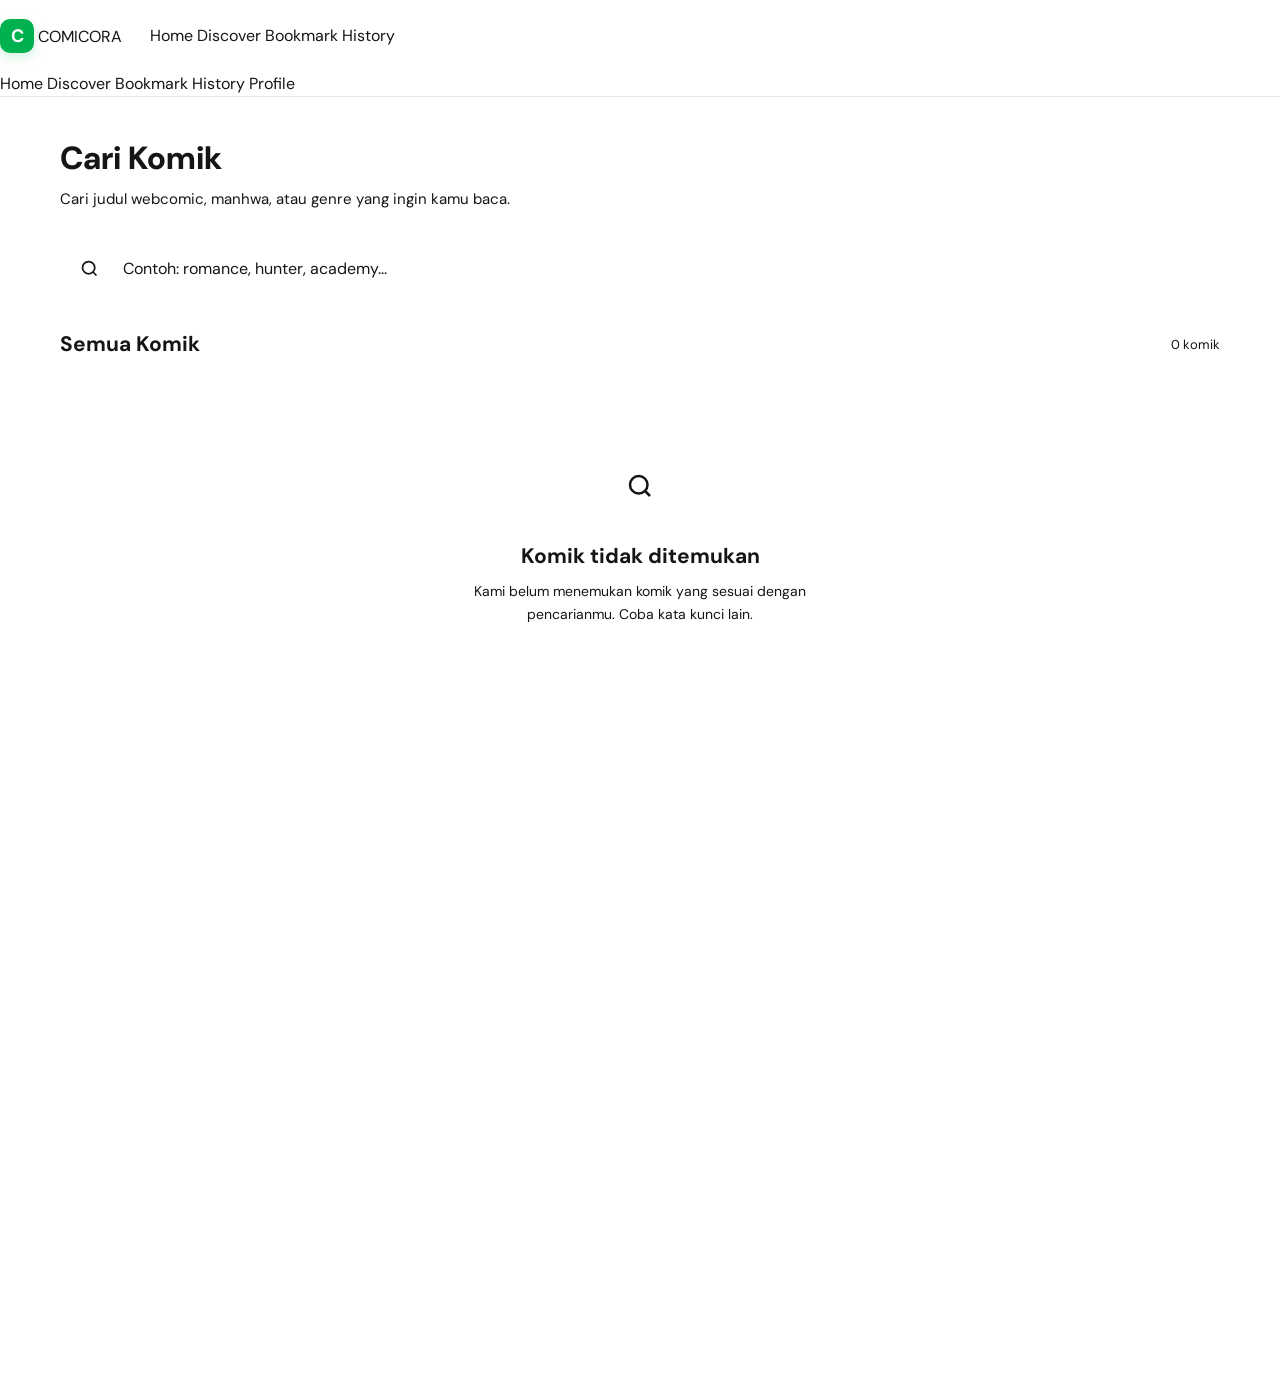
<file: pages/search.html>
<!DOCTYPE html>
<html lang="id">

<head>
    <meta charset="UTF-8">

    <meta
        name="viewport"
        content="width=device-width, initial-scale=1.0"
    >

    <meta
        name="theme-color"
        content="#00B14F"
    >

    <meta
        name="description"
        content="Cari webcomic dan manhwa favoritmu di Comicora."
    >

    <title>
        Search - Comicora
    </title>

    <link
        rel="manifest"
        href="../manifest.json"
    >

    <link
        rel="icon"
        href="../assets/images/logo/favicon.png"
    >

    <!-- Google Fonts -->

    <link
        rel="preconnect"
        href="https://fonts.googleapis.com"
    >

    <link
        rel="preconnect"
        href="https://fonts.gstatic.com"
        crossorigin
    >

    <link
        href="https://fonts.googleapis.com/css2?family=DM+Sans:wght@400;500;600;700;800&display=swap"
        rel="stylesheet"
    >

    <!-- CSS -->

    <link
        rel="stylesheet"
        href="../css/reset.css"
    >

    <link
        rel="stylesheet"
        href="../css/variables.css"
    >

    <link
        rel="stylesheet"
        href="../css/global.css"
    >

    <link
        rel="stylesheet"
        href="../css/header.css"
    >

    <link
        rel="stylesheet"
        href="../css/footer.css"
    >

    <link
        rel="stylesheet"
        href="../css/cards.css"
    >

    <link
        rel="stylesheet"
        href="../css/responsive.css"
    >

    <style>
        /* =========================================
           SEARCH PAGE
           ========================================= */

        .search-page {
            padding: 42px 0 70px;
        }

        .search-header {
            margin-bottom: 28px;
        }

        .search-title {
            margin: 0;

            font-size: 32px;
            font-weight: 800;
            line-height: 1.2;
        }

        .search-description {
            max-width: 620px;

            margin-top: 10px;

            color: var(--text-secondary);
            font-size: 15px;
            line-height: 1.6;
        }

        /* =========================================
           SEARCH BOX
           ========================================= */

        .search-box {
            display: flex;
            align-items: center;

            width: 100%;

            padding: 5px;

            margin-bottom: 32px;

            background: var(--surface);

            border: 1px solid var(--border);

            border-radius: 14px;

            transition:
                border-color var(--transition-fast),
                box-shadow var(--transition-fast);
        }

        .search-box:focus-within {
            border-color: var(--primary);

            box-shadow:
                0 0 0 3px
                rgba(0, 177, 79, 0.1);
        }

        .search-box-icon {
            display: flex;
            align-items: center;
            justify-content: center;

            width: 48px;
            height: 48px;

            flex-shrink: 0;

            color: var(--text-secondary);
        }

        .search-box-icon svg {
            width: 21px;
            height: 21px;
        }

        .search-box input {
            width: 100%;
            height: 48px;

            padding: 0 10px;

            border: 0;
            outline: 0;

            background: transparent;

            color: var(--text);

            font-family: inherit;
            font-size: 16px;
        }

        .search-box input::placeholder {
            color: var(--text-secondary);
        }

        .search-box button {
            height: 48px;

            padding: 0 24px;

            border: 0;
            border-radius: 10px;

            background: var(--primary);
            color: #ffffff;

            font-family: inherit;
            font-size: 14px;
            font-weight: 700;

            cursor: pointer;

            transition:
                background-color var(--transition-fast);
        }

        .search-box button:hover {
            background: var(--primary-dark);
        }

        /* =========================================
           RESULTS
           ========================================= */

        .search-results-header {
            display: flex;
            align-items: center;
            justify-content: space-between;

            gap: 20px;

            margin-bottom: 20px;
        }

        .search-results-title {
            margin: 0;

            font-size: 21px;
            font-weight: 700;
        }

        .search-results-count {
            color: var(--text-secondary);
            font-size: 13px;
        }

        /* =========================================
           RECENT SEARCH
           ========================================= */

        .recent-search {
            margin-bottom: 32px;
        }

        .recent-search-title {
            margin: 0 0 14px;

            font-size: 16px;
            font-weight: 700;
        }

        .recent-search-list {
            display: flex;
            flex-wrap: wrap;

            gap: 8px;
        }

        .recent-search-item {
            display: inline-flex;
            align-items: center;
            gap: 7px;

            padding: 8px 12px;

            border: 1px solid var(--border);
            border-radius: 999px;

            background: var(--background);
            color: var(--text-secondary);

            font-size: 12px;

            cursor: pointer;
        }

        .recent-search-item:hover {
            border-color: var(--primary);
            color: var(--primary);
        }

        .recent-search-item svg {
            width: 14px;
            height: 14px;
        }

        /* =========================================
           EMPTY STATE
           ========================================= */

        .search-empty {
            display: none;

            padding: 70px 20px;

            text-align: center;
        }

        .search-empty.is-visible {
            display: block;
        }

        .search-empty-icon {
            display: flex;
            align-items: center;
            justify-content: center;

            width: 70px;
            height: 70px;

            margin: 0 auto 20px;

            background: var(--primary-light);
            color: var(--primary);

            border-radius: 18px;
        }

        .search-empty-icon svg {
            width: 30px;
            height: 30px;
        }

        .search-empty h2 {
            margin: 0 0 8px;

            font-size: 21px;
        }

        .search-empty p {
            max-width: 400px;

            margin: 0 auto;

            color: var(--text-secondary);
            font-size: 14px;
            line-height: 1.6;
        }

        /* =========================================
           MOBILE
           ========================================= */

        @media (max-width: 767px) {

            .search-page {
                padding: 28px 0 45px;
            }

            .search-title {
                font-size: 26px;
            }

            .search-description {
                font-size: 14px;
            }

            .search-box {
                border-radius: 12px;
            }

            .search-box-icon {
                width: 40px;
            }

            .search-box input {
                font-size: 14px;
            }

            .search-box button {
                padding: 0 16px;
            }

            .search-results-title {
                font-size: 18px;
            }

            .search-results-count {
                font-size: 12px;
            }

            .recent-search {
                margin-bottom: 26px;
            }

        }

        @media (max-width: 400px) {

            .search-box button {
                padding: 0 13px;

                font-size: 13px;
            }

        }
    </style>
</head>


<body>

    <!-- =========================================
         HEADER
         ========================================= -->

    <header class="site-header">

        <div class="header-container">

            <button
                type="button"
                class="menu-toggle"
                aria-label="Buka menu"
                aria-expanded="false"
            >
                <span></span>
                <span></span>
                <span></span>
            </button>


            <a
                href="../index.html"
                class="logo"
            >

                <span class="logo-mark">
                    C
                </span>

                <span>
                    COMICORA
                </span>

            </a>


            <nav class="desktop-nav">

                <a href="../index.html">
                    Home
                </a>

                <a href="discover.html">
                    Discover
                </a>

                <a href="bookmark.html">
                    Bookmark
                </a>

                <a href="history.html">
                    History
                </a>

            </nav>


            <div class="header-actions">

                <a
                    href="search.html"
                    class="header-search active"
                    aria-label="Cari komik"
                >
                    <svg
                        viewBox="0 0 24 24"
                        fill="none"
                        stroke="currentColor"
                        stroke-width="2"
                    >
                        <circle
                            cx="11"
                            cy="11"
                            r="7"
                        ></circle>

                        <path
                            d="m20 20-4-4"
                        ></path>
                    </svg>
                </a>


                <a
                    href="profile.html"
                    class="header-profile"
                    aria-label="Profil"
                >
                    <svg
                        viewBox="0 0 24 24"
                        fill="none"
                        stroke="currentColor"
                        stroke-width="2"
                    >
                        <circle
                            cx="12"
                            cy="8"
                            r="4"
                        ></circle>

                        <path
                            d="M4 21c0-4.4 3.6-7 8-7s8 2.6 8 7"
                        ></path>
                    </svg>
                </a>

            </div>

        </div>


        <!-- Mobile Menu -->

        <div
            class="mobile-menu"
            aria-hidden="true"
        >

            <a href="../index.html">
                Home
            </a>

            <a href="discover.html">
                Discover
            </a>

            <a href="bookmark.html">
                Bookmark
            </a>

            <a href="history.html">
                History
            </a>

            <a href="profile.html">
                Profile
            </a>

        </div>

    </header>


    <!-- =========================================
         MAIN
         ========================================= -->

    <main>

        <section class="search-page">

            <div class="container">

                <div class="search-header">

                    <h1 class="search-title">
                        Cari Komik
                    </h1>

                    <p class="search-description">
                        Cari judul webcomic, manhwa,
                        atau genre yang ingin kamu baca.
                    </p>

                </div>


                <!-- Search Form -->

                <form
                    class="search-box"
                    id="search-form"
                >

                    <div class="search-box-icon">

                        <svg
                            viewBox="0 0 24 24"
                            fill="none"
                            stroke="currentColor"
                            stroke-width="2"
                        >
                            <circle
                                cx="11"
                                cy="11"
                                r="7"
                            ></circle>

                            <path
                                d="m20 20-4-4"
                            ></path>
                        </svg>

                    </div>


                    <input
                        type="search"
                        id="search-input"
                        placeholder="Contoh: romance, hunter, academy..."
                        autocomplete="off"
                    >


                    <button type="submit">
                        Cari
                    </button>

                </form>


                <!-- Recent Search -->

                <div
                    class="recent-search"
                    id="recent-search"
                >

                    <h2 class="recent-search-title">
                        Pencarian Terakhir
                    </h2>

                    <div
                        class="recent-search-list"
                        id="recent-search-list"
                    ></div>

                </div>


                <!-- Results Header -->

                <div class="search-results-header">

                    <h2
                        class="search-results-title"
                        id="search-results-title"
                    >
                        Semua Komik
                    </h2>

                    <span
                        class="search-results-count"
                        id="search-results-count"
                    >
                        0 komik
                    </span>

                </div>


                <!-- Results -->

                <div
                    class="comic-grid"
                    id="search-results"
                ></div>


                <!-- Empty State -->

                <div
                    class="search-empty"
                    id="search-empty"
                >

                    <div class="search-empty-icon">

                        <svg
                            viewBox="0 0 24 24"
                            fill="none"
                            stroke="currentColor"
                            stroke-width="2"
                        >
                            <circle
                                cx="11"
                                cy="11"
                                r="7"
                            ></circle>

                            <path
                                d="m20 20-4-4"
                            ></path>
                        </svg>

                    </div>

                    <h2>
                        Komik tidak ditemukan
                    </h2>

                    <p>
                        Kami belum menemukan komik
                        yang sesuai dengan pencarianmu.
                        Coba kata kunci lain.
                    </p>

                </div>

            </div>

        </section>

    </main>


    <!-- =========================================
         FOOTER
         ========================================= -->

    <footer class="site-footer">

        <div class="footer-container">

            <div class="footer-main">

                <div class="footer-brand">

                    <a
                        href="../index.html"
                        class="footer-logo"
                    >

                        <span class="footer-logo-mark">
                            C
                        </span>

                        COMICORA

                    </a>

                    <p class="footer-description">
                        Platform webcomic dan manhwa
                        untuk pembaca Indonesia.
                    </p>

                    <div class="footer-social">

                        <a
                            href="#"
                            aria-label="Instagram"
                        >
                            IG
                        </a>

                        <a
                            href="#"
                            aria-label="TikTok"
                        >
                            TK
                        </a>

                        <a
                            href="#"
                            aria-label="X"
                        >
                            X
                        </a>

                    </div>

                </div>


                <div class="footer-column">

                    <h3 class="footer-column-title">
                        Explore
                    </h3>

                    <ul class="footer-links">

                        <li>
                            <a href="../index.html">
                                Home
                            </a>
                        </li>

                        <li>
                            <a href="discover.html">
                                Discover
                            </a>
                        </li>

                        <li>
                            <a href="bookmark.html">
                                Bookmark
                            </a>
                        </li>

                        <li>
                            <a href="history.html">
                                History
                            </a>
                        </li>

                    </ul>

                </div>


                <div class="footer-column">

                    <h3 class="footer-column-title">
                        Information
                    </h3>

                    <ul class="footer-links">

                        <li>
                            <a href="about.html">
                                About Us
                            </a>
                        </li>

                        <li>
                            <a href="faq.html">
                                FAQ
                            </a>
                        </li>

                        <li>
                            <a href="contact.html">
                                Contact
                            </a>
                        </li>

                    </ul>

                </div>


                <div class="footer-column">

                    <h3 class="footer-column-title">
                        Legal
                    </h3>

                    <ul class="footer-links">

                        <li>
                            <a href="terms.html">
                                Terms of Service
                            </a>
                        </li>

                        <li>
                            <a href="privacy.html">
                                Privacy Policy
                            </a>
                        </li>

                        <li>
                            <a href="#">
                                Ad Policy
                            </a>
                        </li>

                    </ul>

                </div>

            </div>


            <div class="footer-bottom">

                <p class="footer-copyright">
                    © <span data-current-year></span>
                    Comicora. All rights reserved.
                </p>

                <div class="footer-bottom-links">

                    <a href="terms.html">
                        Terms
                    </a>

                    <a href="privacy.html">
                        Privacy
                    </a>

                </div>

            </div>

        </div>

    </footer>


    <!-- =========================================
         MOBILE BOTTOM NAV
         ========================================= -->

    <nav class="bottom-nav">

        <a
            href="../index.html"
            class="bottom-nav-item"
        >
            <span>⌂</span>
            <small>Home</small>
        </a>

        <a
            href="discover.html"
            class="bottom-nav-item"
        >
            <span>◉</span>
            <small>Discover</small>
        </a>

        <a
            href="bookmark.html"
            class="bottom-nav-item"
        >
            <span>♡</span>
            <small>Bookmark</small>
        </a>

        <a
            href="history.html"
            class="bottom-nav-item"
        >
            <span>◷</span>
            <small>History</small>
        </a>

        <a
            href="profile.html"
            class="bottom-nav-item"
        >
            <span>●</span>
            <small>Me</small>
        </a>

    </nav>


    <!-- =========================================
         JAVASCRIPT
         ========================================= -->

    <script src="../js/app.js"></script>

    <script src="../js/pwa.js"></script>

    <script src="../js/home.js"></script>

    <script src="../js/search.js"></script>

</body>

</html>
</file>
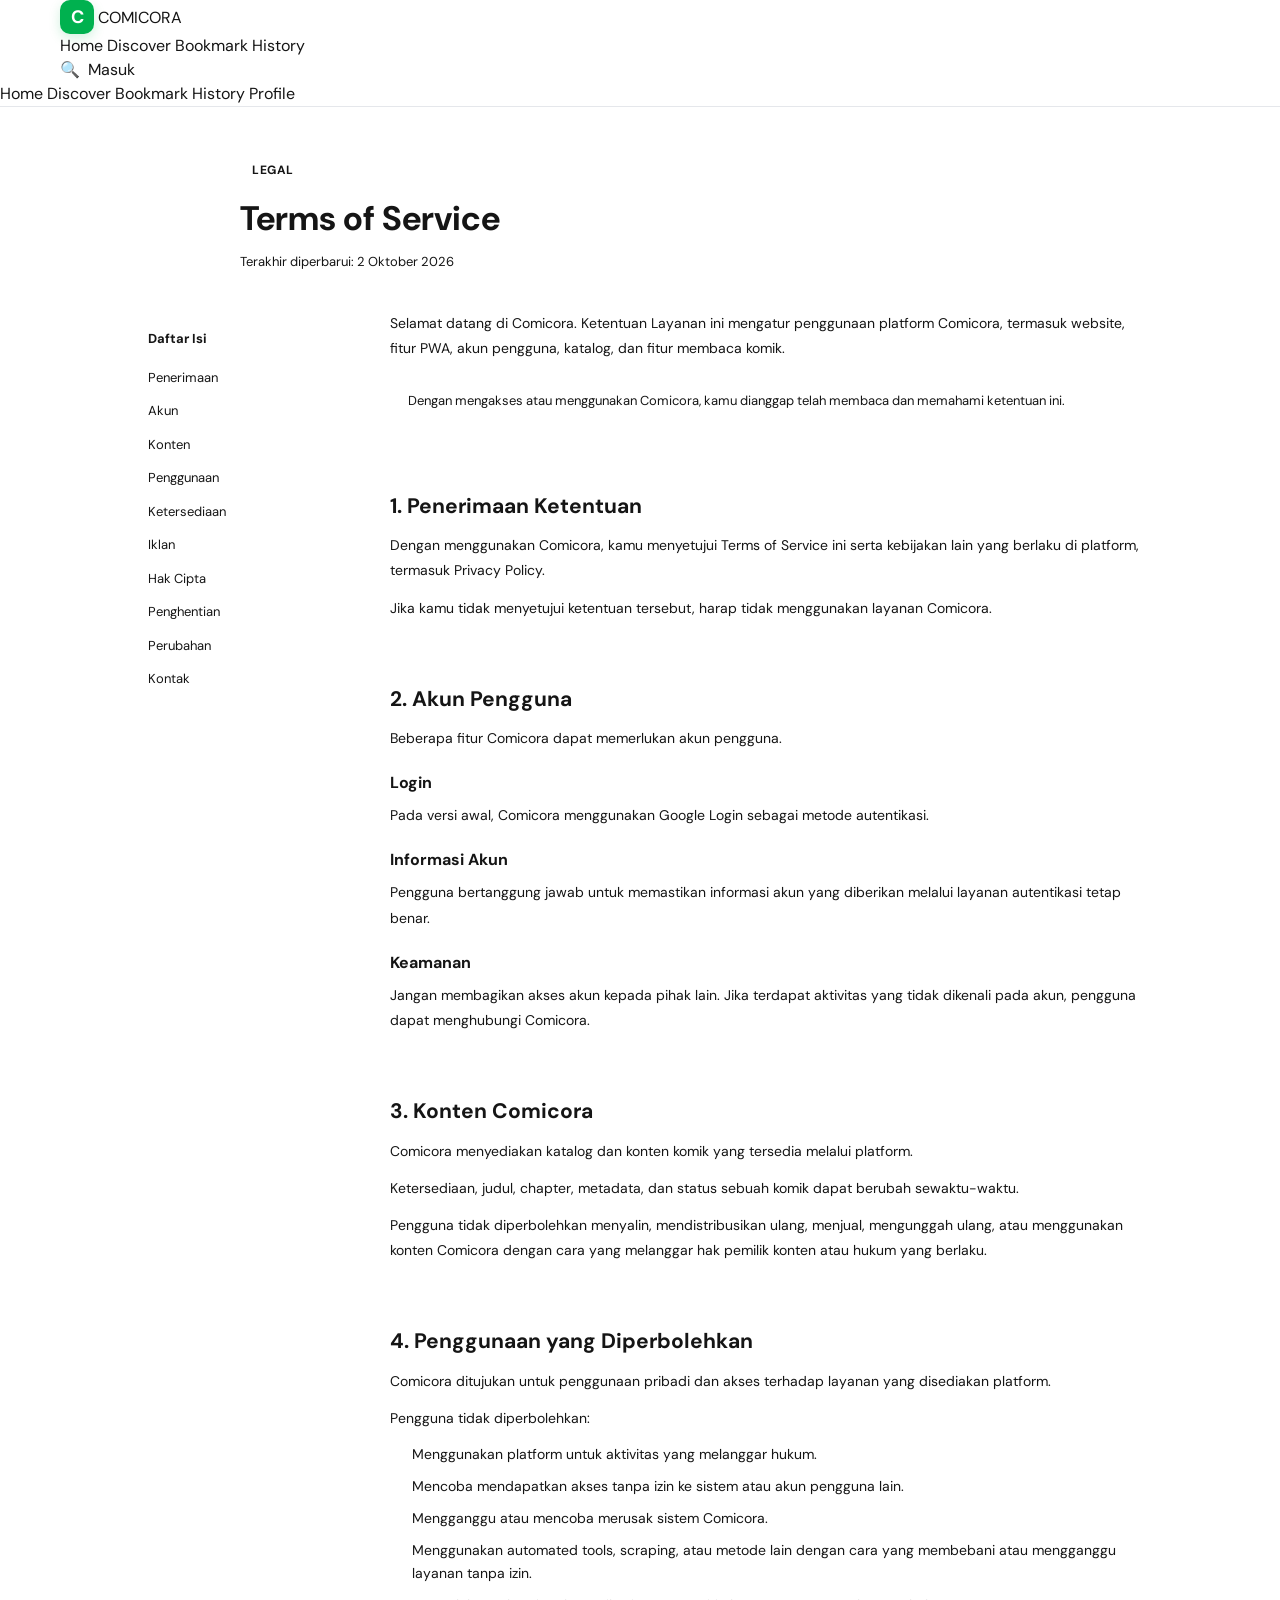
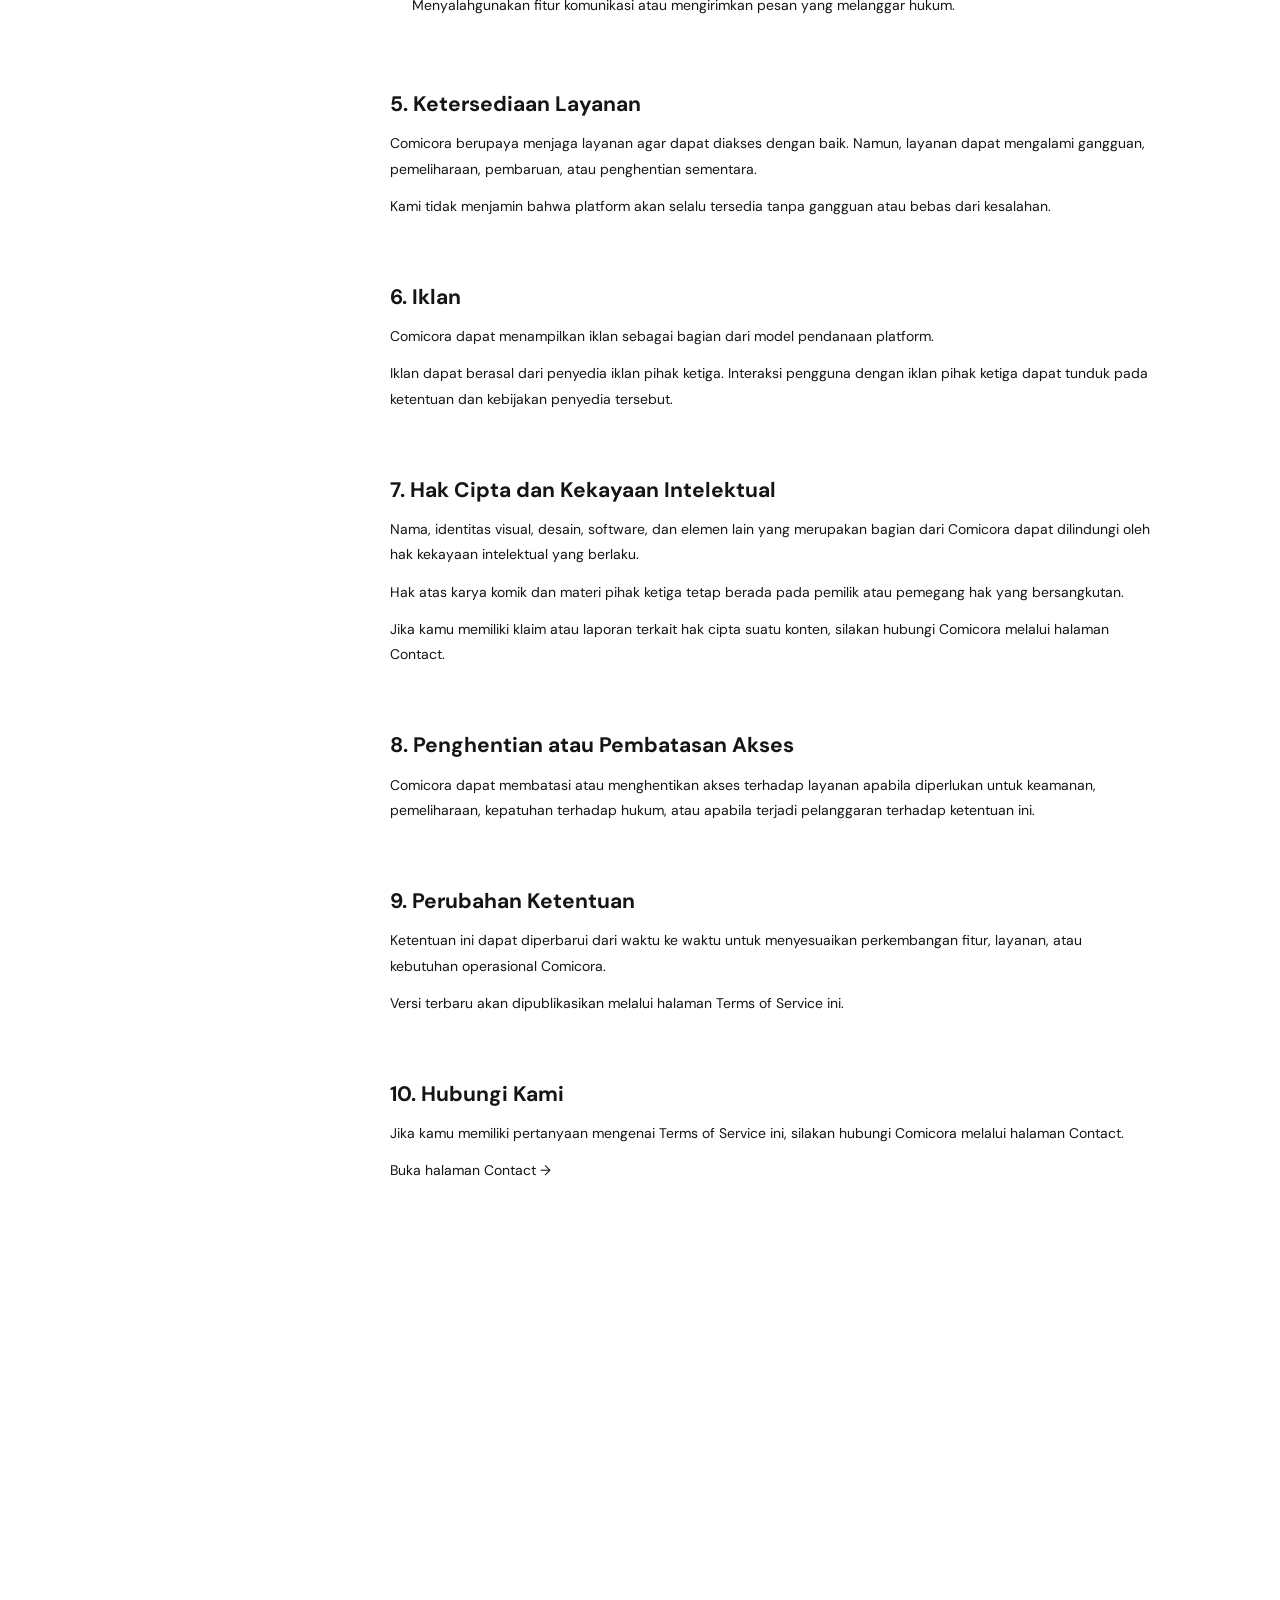
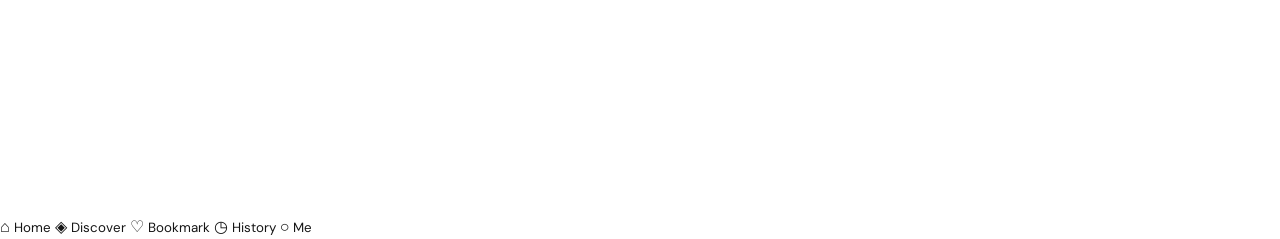
<file: pages/terms.html>
<!DOCTYPE html>
<html lang="id">
<head>
    <meta charset="UTF-8">

    <meta
        name="viewport"
        content="width=device-width, initial-scale=1.0"
    >

    <meta
        name="theme-color"
        content="#00B14F"
    >

    <meta
        name="description"
        content="Syarat dan ketentuan penggunaan platform Comicora."
    >

    <title>Terms of Service - Comicora</title>

    <link
        rel="manifest"
        href="../manifest.json"
    >

    <link
        rel="icon"
        type="image/png"
        href="../assets/images/logo/favicon.png"
    >

    <!-- Google Font -->
    <link
        rel="preconnect"
        href="https://fonts.googleapis.com"
    >

    <link
        rel="preconnect"
        href="https://fonts.gstatic.com"
        crossorigin
    >

    <link
        href="https://fonts.googleapis.com/css2?family=DM+Sans:wght@400;500;600;700&display=swap"
        rel="stylesheet"
    >

    <!-- CSS -->
    <link
        rel="stylesheet"
        href="../css/reset.css"
    >

    <link
        rel="stylesheet"
        href="../css/variables.css"
    >

    <link
        rel="stylesheet"
        href="../css/global.css"
    >

    <link
        rel="stylesheet"
        href="../css/header.css"
    >

    <link
        rel="stylesheet"
        href="../css/footer.css"
    >

    <style>
        /*
        ========================================
        TERMS PAGE
        ========================================
        */

        .legal-page {
            padding: 48px 0 90px;
        }

        .legal-header {
            max-width: 800px;
            margin: 0 auto 40px;
        }

        .legal-label {
            display: inline-flex;
            align-items: center;

            padding: 6px 12px;
            margin-bottom: 14px;

            background: var(--primary-light);
            color: var(--primary-dark);

            border-radius: 999px;

            font-size: 12px;
            font-weight: 700;

            text-transform: uppercase;
            letter-spacing: 0.5px;
        }

        .legal-title {
            margin: 0 0 12px;

            color: var(--text);

            font-size: 34px;
            line-height: 1.2;
            font-weight: 700;
        }

        .legal-updated {
            margin: 0;

            color: var(--text-secondary);

            font-size: 13px;
        }

        /*
        ========================================
        CONTENT
        ========================================
        */

        .legal-layout {
            display: grid;
            grid-template-columns: 220px minmax(0, 760px);
            gap: 40px;

            max-width: 1020px;
            margin: 0 auto;
        }

        .legal-sidebar {
            position: sticky;
            top: 100px;

            align-self: start;

            padding: 18px;

            background: var(--surface);

            border: 1px solid var(--border);
            border-radius: 12px;
        }

        .legal-sidebar-title {
            margin: 0 0 12px;

            color: var(--text);

            font-size: 13px;
            font-weight: 700;
        }

        .legal-sidebar a {
            display: block;

            padding: 7px 0;

            color: var(--text-secondary);

            font-size: 13px;
            text-decoration: none;

            transition: color 0.2s ease;
        }

        .legal-sidebar a:hover {
            color: var(--primary);
        }

        .legal-content {
            min-width: 0;
        }

        .legal-section {
            padding-bottom: 32px;
            margin-bottom: 32px;

            border-bottom: 1px solid var(--border);
        }

        .legal-section:last-child {
            padding-bottom: 0;
            margin-bottom: 0;

            border-bottom: 0;
        }

        .legal-section h2 {
            margin: 0 0 12px;

            color: var(--text);

            font-size: 21px;
            line-height: 1.4;
            font-weight: 700;
        }

        .legal-section h3 {
            margin: 20px 0 8px;

            color: var(--text);

            font-size: 16px;
            font-weight: 700;
        }

        .legal-section p {
            margin: 0 0 12px;

            color: var(--text-secondary);

            font-size: 14px;
            line-height: 1.8;
        }

        .legal-section p:last-child {
            margin-bottom: 0;
        }

        .legal-section ul,
        .legal-section ol {
            margin: 10px 0 0;
            padding-left: 22px;
        }

        .legal-section li {
            margin-bottom: 8px;

            color: var(--text-secondary);

            font-size: 14px;
            line-height: 1.7;
        }

        .legal-section strong {
            color: var(--text);
        }

        .legal-note {
            padding: 16px 18px;

            background: var(--primary-light);

            border-radius: 10px;

            color: var(--text-secondary);

            font-size: 13px;
            line-height: 1.7;
        }

        /*
        ========================================
        RESPONSIVE
        ========================================
        */

        @media (max-width: 900px) {
            .legal-layout {
                grid-template-columns: 1fr;
                gap: 28px;
            }

            .legal-sidebar {
                position: static;
            }

            .legal-sidebar-links {
                display: grid;
                grid-template-columns: repeat(2, 1fr);
                gap: 2px 16px;
            }
        }

        @media (max-width: 767px) {
            .legal-page {
                padding: 32px 0 100px;
            }

            .legal-header {
                margin-bottom: 30px;
            }

            .legal-title {
                font-size: 27px;
            }

            .legal-layout {
                gap: 22px;
            }

            .legal-sidebar {
                padding: 16px;
            }

            .legal-sidebar-links {
                grid-template-columns: 1fr 1fr;
            }

            .legal-section h2 {
                font-size: 19px;
            }

            .legal-section p,
            .legal-section li {
                font-size: 14px;
            }
        }

        @media (max-width: 420px) {
            .legal-sidebar-links {
                grid-template-columns: 1fr;
            }
        }
    </style>
</head>

<body>

    <!-- HEADER -->
    <header class="site-header">

        <div class="container header-inner">

            <a
                href="../index.html"
                class="logo"
                aria-label="Comicora Home"
            >
                <span class="logo-mark">
                    C
                </span>

                <span class="logo-text">
                    COMICORA
                </span>
            </a>

            <nav class="desktop-nav">

                <a href="../index.html">
                    Home
                </a>

                <a href="discover.html">
                    Discover
                </a>

                <a href="bookmark.html">
                    Bookmark
                </a>

                <a href="history.html">
                    History
                </a>

            </nav>

            <div class="header-actions">

                <a
                    href="search.html"
                    class="header-search"
                    aria-label="Cari"
                >
                    🔍
                </a>

                <a
                    href="profile.html"
                    class="header-profile"
                >
                    Masuk
                </a>

                <button
                    type="button"
                    class="menu-toggle"
                    aria-label="Buka menu"
                    aria-expanded="false"
                >
                    ☰
                </button>

            </div>

        </div>

        <!-- MOBILE MENU -->
        <div class="mobile-menu">

            <a href="../index.html">
                Home
            </a>

            <a href="discover.html">
                Discover
            </a>

            <a href="bookmark.html">
                Bookmark
            </a>

            <a href="history.html">
                History
            </a>

            <a href="profile.html">
                Profile
            </a>

        </div>

    </header>


    <!-- MAIN -->
    <main>

        <section class="legal-page">

            <div class="container">

                <!-- HEADER -->
                <div class="legal-header">

                    <span class="legal-label">
                        Legal
                    </span>

                    <h1 class="legal-title">
                        Terms of Service
                    </h1>

                    <p class="legal-updated">
                        Terakhir diperbarui:
                        2 Oktober 2026
                    </p>

                </div>


                <!-- LAYOUT -->
                <div class="legal-layout">

                    <!-- SIDEBAR -->
                    <aside class="legal-sidebar">

                        <h2 class="legal-sidebar-title">
                            Daftar Isi
                        </h2>

                        <div class="legal-sidebar-links">

                            <a href="#acceptance">
                                Penerimaan
                            </a>

                            <a href="#account">
                                Akun
                            </a>

                            <a href="#content">
                                Konten
                            </a>

                            <a href="#acceptable-use">
                                Penggunaan
                            </a>

                            <a href="#availability">
                                Ketersediaan
                            </a>

                            <a href="#ads">
                                Iklan
                            </a>

                            <a href="#copyright">
                                Hak Cipta
                            </a>

                            <a href="#termination">
                                Penghentian
                            </a>

                            <a href="#changes">
                                Perubahan
                            </a>

                            <a href="#contact">
                                Kontak
                            </a>

                        </div>

                    </aside>


                    <!-- CONTENT -->
                    <article class="legal-content">

                        <section
                            class="legal-section"
                            id="introduction"
                        >

                            <p>
                                Selamat datang di Comicora.
                                Ketentuan Layanan ini mengatur
                                penggunaan platform Comicora,
                                termasuk website, fitur PWA,
                                akun pengguna, katalog, dan fitur
                                membaca komik.
                            </p>

                            <div class="legal-note">
                                Dengan mengakses atau menggunakan
                                Comicora, kamu dianggap telah membaca
                                dan memahami ketentuan ini.
                            </div>

                        </section>


                        <section
                            class="legal-section"
                            id="acceptance"
                        >

                            <h2>
                                1. Penerimaan Ketentuan
                            </h2>

                            <p>
                                Dengan menggunakan Comicora, kamu
                                menyetujui Terms of Service ini serta
                                kebijakan lain yang berlaku di platform,
                                termasuk Privacy Policy.
                            </p>

                            <p>
                                Jika kamu tidak menyetujui ketentuan
                                tersebut, harap tidak menggunakan
                                layanan Comicora.
                            </p>

                        </section>


                        <section
                            class="legal-section"
                            id="account"
                        >

                            <h2>
                                2. Akun Pengguna
                            </h2>

                            <p>
                                Beberapa fitur Comicora dapat
                                memerlukan akun pengguna.
                            </p>

                            <h3>
                                Login
                            </h3>

                            <p>
                                Pada versi awal, Comicora menggunakan
                                Google Login sebagai metode autentikasi.
                            </p>

                            <h3>
                                Informasi Akun
                            </h3>

                            <p>
                                Pengguna bertanggung jawab untuk
                                memastikan informasi akun yang
                                diberikan melalui layanan autentikasi
                                tetap benar.
                            </p>

                            <h3>
                                Keamanan
                            </h3>

                            <p>
                                Jangan membagikan akses akun kepada
                                pihak lain. Jika terdapat aktivitas
                                yang tidak dikenali pada akun,
                                pengguna dapat menghubungi Comicora.
                            </p>

                        </section>


                        <section
                            class="legal-section"
                            id="content"
                        >

                            <h2>
                                3. Konten Comicora
                            </h2>

                            <p>
                                Comicora menyediakan katalog dan
                                konten komik yang tersedia melalui
                                platform.
                            </p>

                            <p>
                                Ketersediaan, judul, chapter, metadata,
                                dan status sebuah komik dapat berubah
                                sewaktu-waktu.
                            </p>

                            <p>
                                Pengguna tidak diperbolehkan menyalin,
                                mendistribusikan ulang, menjual,
                                mengunggah ulang, atau menggunakan
                                konten Comicora dengan cara yang
                                melanggar hak pemilik konten atau
                                hukum yang berlaku.
                            </p>

                        </section>


                        <section
                            class="legal-section"
                            id="acceptable-use"
                        >

                            <h2>
                                4. Penggunaan yang Diperbolehkan
                            </h2>

                            <p>
                                Comicora ditujukan untuk penggunaan
                                pribadi dan akses terhadap layanan
                                yang disediakan platform.
                            </p>

                            <p>
                                Pengguna tidak diperbolehkan:
                            </p>

                            <ul>

                                <li>
                                    Menggunakan platform untuk
                                    aktivitas yang melanggar hukum.
                                </li>

                                <li>
                                    Mencoba mendapatkan akses tanpa
                                    izin ke sistem atau akun pengguna
                                    lain.
                                </li>

                                <li>
                                    Mengganggu atau mencoba merusak
                                    sistem Comicora.
                                </li>

                                <li>
                                    Menggunakan automated tools,
                                    scraping, atau metode lain dengan
                                    cara yang membebani atau mengganggu
                                    layanan tanpa izin.
                                </li>

                                <li>
                                    Menyalahgunakan fitur komunikasi
                                    atau mengirimkan pesan yang
                                    melanggar hukum.
                                </li>

                            </ul>

                        </section>


                        <section
                            class="legal-section"
                            id="availability"
                        >

                            <h2>
                                5. Ketersediaan Layanan
                            </h2>

                            <p>
                                Comicora berupaya menjaga layanan agar
                                dapat diakses dengan baik. Namun,
                                layanan dapat mengalami gangguan,
                                pemeliharaan, pembaruan, atau
                                penghentian sementara.
                            </p>

                            <p>
                                Kami tidak menjamin bahwa platform
                                akan selalu tersedia tanpa gangguan
                                atau bebas dari kesalahan.
                            </p>

                        </section>


                        <section
                            class="legal-section"
                            id="ads"
                        >

                            <h2>
                                6. Iklan
                            </h2>

                            <p>
                                Comicora dapat menampilkan iklan
                                sebagai bagian dari model pendanaan
                                platform.
                            </p>

                            <p>
                                Iklan dapat berasal dari penyedia
                                iklan pihak ketiga. Interaksi pengguna
                                dengan iklan pihak ketiga dapat tunduk
                                pada ketentuan dan kebijakan penyedia
                                tersebut.
                            </p>

                        </section>


                        <section
                            class="legal-section"
                            id="copyright"
                        >

                            <h2>
                                7. Hak Cipta dan Kekayaan Intelektual
                            </h2>

                            <p>
                                Nama, identitas visual, desain,
                                software, dan elemen lain yang
                                merupakan bagian dari Comicora dapat
                                dilindungi oleh hak kekayaan intelektual
                                yang berlaku.
                            </p>

                            <p>
                                Hak atas karya komik dan materi pihak
                                ketiga tetap berada pada pemilik atau
                                pemegang hak yang bersangkutan.
                            </p>

                            <p>
                                Jika kamu memiliki klaim atau laporan
                                terkait hak cipta suatu konten,
                                silakan hubungi Comicora melalui
                                halaman Contact.
                            </p>

                        </section>


                        <section
                            class="legal-section"
                            id="termination"
                        >

                            <h2>
                                8. Penghentian atau Pembatasan Akses
                            </h2>

                            <p>
                                Comicora dapat membatasi atau
                                menghentikan akses terhadap layanan
                                apabila diperlukan untuk keamanan,
                                pemeliharaan, kepatuhan terhadap hukum,
                                atau apabila terjadi pelanggaran
                                terhadap ketentuan ini.
                            </p>

                        </section>


                        <section
                            class="legal-section"
                            id="changes"
                        >

                            <h2>
                                9. Perubahan Ketentuan
                            </h2>

                            <p>
                                Ketentuan ini dapat diperbarui dari
                                waktu ke waktu untuk menyesuaikan
                                perkembangan fitur, layanan, atau
                                kebutuhan operasional Comicora.
                            </p>

                            <p>
                                Versi terbaru akan dipublikasikan
                                melalui halaman Terms of Service ini.
                            </p>

                        </section>


                        <section
                            class="legal-section"
                            id="contact"
                        >

                            <h2>
                                10. Hubungi Kami
                            </h2>

                            <p>
                                Jika kamu memiliki pertanyaan mengenai
                                Terms of Service ini, silakan hubungi
                                Comicora melalui halaman Contact.
                            </p>

                            <p>
                                <a href="contact.html">
                                    Buka halaman Contact →
                                </a>
                            </p>

                        </section>

                    </article>

                </div>

            </div>

        </section>

    </main>


    <!-- FOOTER -->
    <footer class="site-footer">

        <div class="container">

            <div class="footer-grid">

                <div class="footer-brand">

                    <a
                        href="../index.html"
                        class="footer-logo"
                    >
                        COMICORA
                    </a>

                    <p>
                        Platform baca webcomic untuk pembaca Indonesia.
                    </p>

                    <div class="footer-socials">

                        <a
                            href="#"
                            aria-label="Instagram"
                        >
                            IG
                        </a>

                        <a
                            href="#"
                            aria-label="TikTok"
                        >
                            TK
                        </a>

                        <a
                            href="#"
                            aria-label="X"
                        >
                            X
                        </a>

                    </div>

                </div>


                <div class="footer-column">

                    <h3>
                        Explore
                    </h3>

                    <a href="discover.html">
                        Discover
                    </a>

                    <a href="search.html">
                        Search
                    </a>

                    <a href="bookmark.html">
                        Bookmark
                    </a>

                    <a href="history.html">
                        History
                    </a>

                </div>


                <div class="footer-column">

                    <h3>
                        Information
                    </h3>

                    <a href="about.html">
                        About Us
                    </a>

                    <a href="faq.html">
                        FAQ
                    </a>

                    <a href="contact.html">
                        Contact
                    </a>

                </div>


                <div class="footer-column">

                    <h3>
                        Legal
                    </h3>

                    <a href="terms.html">
                        Terms of Service
                    </a>

                    <a href="privacy.html">
                        Privacy Policy
                    </a>

                    <a href="#">
                        Ad Policy
                    </a>

                </div>

            </div>


            <div class="footer-bottom">

                <p>
                    © <span id="current-year"></span>
                    Comicora. All rights reserved.
                </p>

            </div>

        </div>

    </footer>


    <!-- MOBILE BOTTOM NAV -->
    <nav class="mobile-bottom-nav">

        <a href="../index.html">
            <span>⌂</span>
            <small>Home</small>
        </a>

        <a href="discover.html">
            <span>◈</span>
            <small>Discover</small>
        </a>

        <a href="bookmark.html">
            <span>♡</span>
            <small>Bookmark</small>
        </a>

        <a href="history.html">
            <span>◷</span>
            <small>History</small>
        </a>

        <a href="profile.html">
            <span>○</span>
            <small>Me</small>
        </a>

    </nav>


    <!-- JS -->
    <script src="../js/app.js"></script>
    <script src="../js/pwa.js"></script>

</body>
</html>
</file>
<file: css/variables.css>
/* ==========================================
   COMICORA V1
   DESIGN VARIABLES
========================================== */

:root {

    /* ======================================
       BRAND COLORS
    ======================================= */

    --color-primary: #00B14F;
    --color-primary-dark: #008F40;
    --color-primary-light: #E8F8EF;

    /* ======================================
       BACKGROUND
    ======================================= */

    --color-background: #FFFFFF;
    --color-surface: #F7F8F7;
    --color-surface-dark: #071C12;

    /* ======================================
       TEXT
    ======================================= */

    --color-text: #151515;
    --color-text-secondary: #6B7280;
    --color-text-muted: #9CA3AF;
    --color-text-white: #FFFFFF;

    /* ======================================
       BORDER
    ======================================= */

    --color-border: #E5E7EB;
    --color-border-dark: #D1D5DB;

    /* ======================================
       STATUS
    ======================================= */

    --color-success: #16A34A;
    --color-error: #DC2626;
    --color-warning: #F59E0B;

    /* ======================================
       READER
    ======================================= */

    --reader-background: #000000;

    /* ======================================
       FOOTER
    ======================================= */

    --footer-background: #071C12;
    --footer-primary: #00B14F;
    --footer-text: #FFFFFF;
    --footer-text-secondary: #A7B8AF;

    /* ======================================
       TYPOGRAPHY
    ======================================= */

    --font-primary: "DM Sans", sans-serif;

    --font-weight-regular: 400;
    --font-weight-medium: 500;
    --font-weight-semibold: 600;
    --font-weight-bold: 700;

    /* ======================================
       FONT SIZES
    ======================================= */

    --font-size-xs: 12px;
    --font-size-sm: 14px;
    --font-size-md: 16px;
    --font-size-lg: 18px;
    --font-size-xl: 20px;
    --font-size-2xl: 24px;
    --font-size-3xl: 32px;

    /* ======================================
       LINE HEIGHT
    ======================================= */

    --line-height-tight: 1.2;
    --line-height-normal: 1.5;
    --line-height-relaxed: 1.7;

    /* ======================================
       CONTAINER
    ======================================= */

    --container-width: 1200px;
    --container-padding: 20px;

    /* ======================================
       BORDER RADIUS
    ======================================= */

    --radius-sm: 6px;
    --radius-md: 10px;
    --radius-lg: 14px;
    --radius-xl: 20px;
    --radius-full: 999px;

    /* ======================================
       SHADOW
    ======================================= */

    --shadow-sm:
        0 2px 8px rgba(0, 0, 0, 0.05);

    --shadow-md:
        0 6px 20px rgba(0, 0, 0, 0.08);

    --shadow-lg:
        0 12px 40px rgba(0, 0, 0, 0.12);

    /* ======================================
       TRANSITION
    ======================================= */

    --transition-fast:
        0.15s ease;

    --transition-normal:
        0.25s ease;

    --transition-slow:
        0.4s ease;

    /* ======================================
       Z-INDEX
    ======================================= */

    --z-header: 1000;
    --z-dropdown: 1100;
    --z-modal: 2000;
    --z-bottom-nav: 1000;

}
</file>
<file: css/global.css>
/* ==========================================
   COMICORA V1
   GLOBAL CSS
========================================== */

/* ==========================================
   BODY
========================================== */

body {
    width: 100%;
    min-height: 100vh;

    background-color: var(--color-background);

    color: var(--color-text);

    font-family: var(--font-primary);

    font-size: var(--font-size-md);

    font-weight: var(--font-weight-regular);

    line-height: var(--line-height-normal);

    -webkit-font-smoothing: antialiased;

    text-rendering: optimizeLegibility;
}


/* ==========================================
   MAIN
========================================== */

main {
    width: 100%;
    min-height: 100vh;
}


/* ==========================================
   CONTAINER
========================================== */

.container {
    width: 100%;

    max-width: var(--container-width);

    margin-left: auto;
    margin-right: auto;

    padding-left: var(--container-padding);
    padding-right: var(--container-padding);
}


/* ==========================================
   BUTTON
========================================== */

.button {
    display: inline-flex;

    align-items: center;
    justify-content: center;

    min-height: 44px;

    padding: 0 20px;

    border-radius: var(--radius-md);

    font-size: var(--font-size-sm);

    font-weight: var(--font-weight-semibold);

    line-height: 1;

    transition:
        background-color var(--transition-normal),
        color var(--transition-normal),
        border-color var(--transition-normal),
        transform var(--transition-fast),
        box-shadow var(--transition-normal);
}

.button:hover {
    transform: translateY(-1px);
}

.button:active {
    transform: translateY(0);
}


/* ==========================================
   PRIMARY BUTTON
========================================== */

.button-primary {
    background-color: var(--color-primary);

    color: var(--color-text-white);
}

.button-primary:hover {
    background-color: var(--color-primary-dark);

    box-shadow: var(--shadow-sm);
}


/* ==========================================
   SECONDARY BUTTON
========================================== */

.button-secondary {
    background-color: rgba(255, 255, 255, 0.1);

    color: var(--color-text-white);

    border: 1px solid rgba(255, 255, 255, 0.35);

    backdrop-filter: blur(8px);
}

.button-secondary:hover {
    background-color: rgba(255, 255, 255, 0.18);
}


/* ==========================================
   SECTION
========================================== */

.content-section {
    width: 100%;

    padding-top: 56px;
    padding-bottom: 56px;
}

.section-muted {
    background-color: var(--color-surface);
}


/* ==========================================
   SECTION HEADER
========================================== */

.section-header {
    display: flex;

    align-items: flex-end;
    justify-content: space-between;

    gap: 20px;

    margin-bottom: 24px;
}

.section-eyebrow {
    display: block;

    margin-bottom: 5px;

    color: var(--color-primary);

    font-size: var(--font-size-xs);

    font-weight: var(--font-weight-bold);

    letter-spacing: 0.08em;

    text-transform: uppercase;
}

.section-title {
    color: var(--color-text);

    font-size: var(--font-size-2xl);

    font-weight: var(--font-weight-bold);

    line-height: var(--line-height-tight);
}

.section-link {
    flex-shrink: 0;

    color: var(--color-primary);

    font-size: var(--font-size-sm);

    font-weight: var(--font-weight-semibold);

    transition:
        color var(--transition-fast);
}

.section-link:hover {
    color: var(--color-primary-dark);
}


/* ==========================================
   FOCUS
========================================== */

button:focus-visible,
a:focus-visible,
input:focus-visible,
textarea:focus-visible,
select:focus-visible {
    outline: 3px solid rgba(0, 177, 79, 0.25);

    outline-offset: 3px;
}


/* ==========================================
   SCROLLBAR
========================================== */

::-webkit-scrollbar {
    width: 8px;

    height: 8px;
}

::-webkit-scrollbar-track {
    background: var(--color-surface);
}

::-webkit-scrollbar-thumb {
    background: #C7D0CB;

    border-radius: var(--radius-full);
}

::-webkit-scrollbar-thumb:hover {
    background: var(--color-primary);
}


/* ==========================================
   SELECTION
========================================== */

::selection {
    background-color: var(--color-primary);

    color: var(--color-text-white);
}


/* ==========================================
   HIDDEN UTILITY
========================================== */

.hidden {
    display: none !important;
}


/* ==========================================
   TEXT UTILITIES
========================================== */

.text-primary {
    color: var(--color-primary);
}

.text-secondary {
    color: var(--color-text-secondary);
}

.text-muted {
    color: var(--color-text-muted);
}


/* ==========================================
   IMAGE FALLBACK
========================================== */

img {
    background-color: var(--color-surface);
}


/* ==========================================
   MOBILE BASE
========================================== */

@media (max-width: 767px) {

    .container {
        padding-left: 16px;
        padding-right: 16px;
    }

    .content-section {
        padding-top: 40px;
        padding-bottom: 40px;
    }

    .section-header {
        margin-bottom: 18px;
    }

    .section-title {
        font-size: 21px;
    }

    .section-eyebrow {
        font-size: 11px;
    }

    .button {
        min-height: 42px;

        padding-left: 16px;
        padding-right: 16px;
    }
}/* =========================================
   TOAST NOTIFICATION
   ========================================= */

.comicora-toast {
    position: fixed;

    left: 50%;
    bottom: 90px;

    z-index: 9999;

    max-width: calc(100% - 32px);

    padding: 12px 18px;

    background: #151515;
    color: #ffffff;

    border-radius: 10px;

    font-size: 14px;
    font-weight: 500;

    opacity: 0;
    visibility: hidden;

    transform: translate(-50%, 12px);

    transition:
        opacity 0.2s ease,
        visibility 0.2s ease,
        transform 0.2s ease;
}

.comicora-toast.is-visible {
    opacity: 1;
    visibility: visible;

    transform: translate(-50%, 0);
}

@media (min-width: 768px) {

    .comicora-toast {
        bottom: 30px;
    }

}
</file>
<file: css/header.css>
/* ==========================================
   COMICORA V1
   HEADER CSS
========================================== */


/* ==========================================
   SITE HEADER
========================================== */

.site-header {
    position: sticky;

    top: 0;
    left: 0;

    z-index: var(--z-header);

    width: 100%;

    background-color: rgba(255, 255, 255, 0.96);

    border-bottom: 1px solid var(--color-border);

    backdrop-filter: blur(14px);

    -webkit-backdrop-filter: blur(14px);
}


/* ==========================================
   HEADER CONTAINER
========================================== */

.header-container {
    display: flex;

    align-items: center;

    min-height: 72px;

    gap: 28px;
}


/* ==========================================
   COMICORA LOGO
========================================== */

.comicora-logo {
    display: inline-flex;

    align-items: center;

    flex-shrink: 0;

    gap: 9px;

    color: var(--color-text);

    font-size: 19px;

    font-weight: var(--font-weight-bold);

    letter-spacing: -0.03em;

    transition:
        opacity var(--transition-fast);
}

.comicora-logo:hover {
    opacity: 0.8;
}


/* ==========================================
   LOGO MARK
========================================== */

.logo-mark {
    display: inline-flex;

    align-items: center;
    justify-content: center;

    width: 34px;
    height: 34px;

    background-color: var(--color-primary);

    color: var(--color-text-white);

    border-radius: 10px;

    font-size: 18px;

    font-weight: var(--font-weight-bold);

    box-shadow:
        0 4px 12px rgba(0, 177, 79, 0.18);
}


/* ==========================================
   LOGO TEXT
========================================== */

.logo-text {
    white-space: nowrap;
}


/* ==========================================
   MAIN NAVIGATION
========================================== */

.main-navigation {
    display: flex;

    align-items: center;

    gap: 4px;

    margin-left: 8px;
}


/* ==========================================
   NAV LINK
========================================== */

.nav-link {
    position: relative;

    display: inline-flex;

    align-items: center;

    min-height: 40px;

    padding: 0 13px;

    color: var(--color-text-secondary);

    font-size: var(--font-size-sm);

    font-weight: var(--font-weight-medium);

    border-radius: var(--radius-md);

    transition:
        color var(--transition-fast),
        background-color var(--transition-fast);
}

.nav-link:hover {
    color: var(--color-primary);

    background-color: var(--color-primary-light);
}

.nav-link.active {
    color: var(--color-primary);

    font-weight: var(--font-weight-semibold);
}


/* ==========================================
   HEADER ACTIONS
========================================== */

.header-actions {
    display: flex;

    align-items: center;

    gap: 8px;

    margin-left: auto;
}


/* ==========================================
   HEADER ICON BUTTON
========================================== */

.header-icon-button {
    display: inline-flex;

    align-items: center;
    justify-content: center;

    width: 42px;
    height: 42px;

    color: var(--color-text);

    border-radius: var(--radius-full);

    transition:
        color var(--transition-fast),
        background-color var(--transition-fast);
}

.header-icon-button:hover {
    color: var(--color-primary);

    background-color: var(--color-primary-light);
}

.header-icon-button svg {
    width: 20px;
    height: 20px;

    fill: none;

    stroke: currentColor;

    stroke-width: 1.8;

    stroke-linecap: round;

    stroke-linejoin: round;
}


/* ==========================================
   PROFILE BUTTON
========================================== */

.profile-button {
    display: inline-flex;

    align-items: center;

    gap: 8px;

    min-height: 42px;

    padding: 4px 10px 4px 4px;

    color: var(--color-text);

    border: 1px solid var(--color-border);

    border-radius: var(--radius-full);

    background-color: var(--color-background);

    transition:
        border-color var(--transition-fast),
        background-color var(--transition-fast),
        color var(--transition-fast);
}

.profile-button:hover {
    color: var(--color-primary);

    border-color: rgba(0, 177, 79, 0.35);

    background-color: var(--color-primary-light);
}


/* ==========================================
   PROFILE AVATAR
========================================== */

.profile-avatar {
    display: inline-flex;

    align-items: center;
    justify-content: center;

    width: 32px;
    height: 32px;

    flex-shrink: 0;

    background-color: var(--color-primary-light);

    color: var(--color-primary);

    border-radius: 50%;
}

.profile-avatar svg {
    width: 18px;
    height: 18px;

    fill: none;

    stroke: currentColor;

    stroke-width: 1.7;

    stroke-linecap: round;

    stroke-linejoin: round;
}


/* ==========================================
   PROFILE LABEL
========================================== */

.profile-label {
    font-size: var(--font-size-sm);

    font-weight: var(--font-weight-semibold);
}


/* ==========================================
   MENU TOGGLE
========================================== */

.menu-toggle {
    display: none;

    align-items: center;
    justify-content: center;
    flex-direction: column;

    width: 42px;
    height: 42px;

    flex-shrink: 0;

    gap: 5px;

    background-color: transparent;

    border-radius: var(--radius-md);

    transition:
        background-color var(--transition-fast);
}

.menu-toggle:hover {
    background-color: var(--color-primary-light);
}

.menu-toggle span {
    display: block;

    width: 20px;
    height: 2px;

    background-color: var(--color-text);

    border-radius: var(--radius-full);

    transition:
        transform var(--transition-normal),
        opacity var(--transition-normal);
}


/* ==========================================
   MENU TOGGLE ACTIVE
========================================== */

.menu-toggle.active span:nth-child(1) {
    transform:
        translateY(7px)
        rotate(45deg);
}

.menu-toggle.active span:nth-child(2) {
    opacity: 0;
}

.menu-toggle.active span:nth-child(3) {
    transform:
        translateY(-7px)
        rotate(-45deg);
}


/* ==========================================
   MOBILE NAVIGATION
========================================== */

.mobile-navigation {
    display: none;
}


/* ==========================================
   BOTTOM NAVIGATION
========================================== */

.bottom-navigation {
    display: none;
}


/* ==========================================
   TABLET
========================================== */

@media (max-width: 900px) {

    .header-container {
        gap: 16px;
    }

    .main-navigation {
        gap: 0;
    }

    .nav-link {
        padding-left: 9px;
        padding-right: 9px;
    }

    .profile-label {
        display: none;
    }

    .profile-button {
        padding: 4px;
    }
}


/* ==========================================
   MOBILE
========================================== */

@media (max-width: 767px) {

    .site-header {
        position: sticky;

        top: 0;
    }

    .header-container {
        min-height: 62px;

        padding-top: 4px;
        padding-bottom: 4px;

        gap: 10px;
    }


    /* --------------------------------------
       MOBILE MENU BUTTON
    --------------------------------------- */

    .menu-toggle {
        display: flex;
    }


    /* --------------------------------------
       LOGO
    --------------------------------------- */

    .comicora-logo {
        gap: 7px;

        font-size: 17px;
    }

    .logo-mark {
        width: 32px;
        height: 32px;

        border-radius: 9px;

        font-size: 16px;
    }


    /* --------------------------------------
       HIDE DESKTOP NAV
    --------------------------------------- */

    .main-navigation {
        display: none;
    }


    /* --------------------------------------
       HEADER ACTIONS
    --------------------------------------- */

    .header-actions {
        gap: 2px;
    }

    .header-icon-button {
        width: 40px;
        height: 40px;
    }

    .profile-button {
        width: 40px;
        height: 40px;

        padding: 3px;

        border: 0;

        background-color: transparent;
    }

    .profile-button:hover {
        background-color: var(--color-primary-light);
    }

    .profile-avatar {
        width: 34px;
        height: 34px;
    }


    /* --------------------------------------
       MOBILE NAVIGATION
    --------------------------------------- */

    .mobile-navigation {
        display: flex;

        max-height: 0;

        overflow: hidden;

        flex-direction: column;

        background-color: var(--color-background);

        border-top: 1px solid transparent;

        transition:
            max-height var(--transition-normal),
            border-color var(--transition-normal);
    }

    .mobile-navigation.active {
        max-height: 320px;

        border-top-color: var(--color-border);

        padding-top: 6px;
        padding-bottom: 6px;
    }


    /* --------------------------------------
       MOBILE NAV LINK
    --------------------------------------- */

    .mobile-nav-link {
        display: flex;

        align-items: center;

        gap: 12px;

        min-height: 48px;

        margin: 2px 12px;

        padding: 0 12px;

        color: var(--color-text-secondary);

        font-size: var(--font-size-sm);

        font-weight: var(--font-weight-medium);

        border-radius: var(--radius-md);

        transition:
            color var(--transition-fast),
            background-color var(--transition-fast);
    }

    .mobile-nav-link:hover {
        color: var(--color-primary);

        background-color: var(--color-primary-light);
    }

    .mobile-nav-link.active {
        color: var(--color-primary);

        background-color: var(--color-primary-light);

        font-weight: var(--font-weight-semibold);
    }


    /* --------------------------------------
       MOBILE NAV ICON
    --------------------------------------- */

    .mobile-nav-icon {
        display: inline-flex;

        align-items: center;
        justify-content: center;

        width: 28px;

        font-size: 17px;
    }


    /* --------------------------------------
       BOTTOM NAVIGATION
    --------------------------------------- */

    .bottom-navigation {
        position: fixed;

        left: 0;
        right: 0;
        bottom: 0;

        z-index: var(--z-bottom-nav);

        display: grid;

        grid-template-columns: repeat(5, 1fr);

        width: 100%;

        padding:
            8px
            8px
            calc(8px + env(safe-area-inset-bottom));

        background-color: rgba(255, 255, 255, 0.97);

        border-top: 1px solid var(--color-border);

        backdrop-filter: blur(14px);

        -webkit-backdrop-filter: blur(14px);
    }


    /* --------------------------------------
       BOTTOM NAV LINK
    --------------------------------------- */

    .bottom-nav-link {
        display: flex;

        align-items: center;
        justify-content: center;

        flex-direction: column;

        gap: 3px;

        min-width: 0;

        min-height: 50px;

        color: var(--color-text-secondary);

        font-size: 10px;

        font-weight: var(--font-weight-medium);

        border-radius: var(--radius-md);

        transition:
            color var(--transition-fast),
            background-color var(--transition-fast);
    }

    .bottom-nav-link.active {
        color: var(--color-primary);

        font-weight: var(--font-weight-semibold);
    }

    .bottom-nav-link:hover {
        color: var(--color-primary);

        background-color: var(--color-primary-light);
    }


    /* --------------------------------------
       BOTTOM NAV ICON
    --------------------------------------- */

    .bottom-nav-icon {
        display: flex;

        align-items: center;
        justify-content: center;

        width: 24px;
        height: 24px;

        font-size: 17px;

        line-height: 1;
    }
}


/* ==========================================
   SMALL MOBILE
========================================== */

@media (max-width: 380px) {

    .comicora-logo .logo-text {
        display: none;
    }

    .header-container {
        gap: 6px;
    }

    .menu-toggle {
        width: 38px;
        height: 38px;
    }

    .header-icon-button {
        width: 38px;
        height: 38px;
    }

    .profile-button {
        width: 38px;
        height: 38px;
    }
}
</file>
<file: css/footer.css>
/* =========================================
   COMICORA - FOOTER
   ========================================= */

.site-footer {
    background: var(--footer-bg);
    color: var(--footer-text);
    margin-top: 60px;
}

.footer-container {
    width: 100%;
    max-width: var(--container-width);
    margin: 0 auto;
    padding: 50px 24px 28px;
}

/* =========================================
   FOOTER MAIN
   ========================================= */

.footer-main {
    display: grid;
    grid-template-columns: 1.5fr 1fr 1fr 1fr;
    gap: 40px;
    padding-bottom: 40px;
}

/* =========================================
   FOOTER BRAND
   ========================================= */

.footer-brand {
    max-width: 320px;
}

.footer-logo {
    display: inline-flex;
    align-items: center;
    gap: 10px;

    color: var(--footer-text);
    font-size: 24px;
    font-weight: 800;
    letter-spacing: -0.5px;
    text-decoration: none;
}

.footer-logo-mark {
    display: flex;
    align-items: center;
    justify-content: center;

    width: 36px;
    height: 36px;

    background: var(--primary);
    color: #ffffff;

    border-radius: 10px;

    font-size: 20px;
    font-weight: 800;
}

.footer-description {
    margin-top: 16px;

    color: var(--footer-secondary);
    font-size: 14px;
    line-height: 1.7;
}

/* =========================================
   SOCIAL MEDIA
   ========================================= */

.footer-social {
    display: flex;
    align-items: center;
    gap: 10px;

    margin-top: 22px;
}

.footer-social a {
    display: flex;
    align-items: center;
    justify-content: center;

    width: 38px;
    height: 38px;

    background: rgba(255, 255, 255, 0.08);
    color: var(--footer-text);

    border-radius: 10px;

    text-decoration: none;

    transition:
        background-color var(--transition-fast),
        transform var(--transition-fast);
}

.footer-social a:hover {
    background: var(--primary);
    transform: translateY(-2px);
}

.footer-social svg {
    width: 18px;
    height: 18px;
}

/* =========================================
   FOOTER COLUMN
   ========================================= */

.footer-column {
    display: flex;
    flex-direction: column;
}

.footer-column-title {
    margin-bottom: 18px;

    color: var(--footer-text);
    font-size: 15px;
    font-weight: 700;
}

.footer-links {
    display: flex;
    flex-direction: column;
    gap: 11px;

    margin: 0;
    padding: 0;

    list-style: none;
}

.footer-links a {
    display: inline-block;

    color: var(--footer-secondary);
    font-size: 14px;
    line-height: 1.5;

    text-decoration: none;

    transition:
        color var(--transition-fast),
        transform var(--transition-fast);
}

.footer-links a:hover {
    color: var(--footer-text);
    transform: translateX(3px);
}

/* =========================================
   FOOTER BOTTOM
   ========================================= */

.footer-bottom {
    display: flex;
    align-items: center;
    justify-content: space-between;

    gap: 20px;

    padding-top: 24px;

    border-top: 1px solid rgba(255, 255, 255, 0.1);
}

.footer-copyright {
    margin: 0;

    color: var(--footer-secondary);
    font-size: 13px;
    line-height: 1.5;
}

.footer-bottom-links {
    display: flex;
    align-items: center;
    gap: 18px;
}

.footer-bottom-links a {
    color: var(--footer-secondary);
    font-size: 13px;
    text-decoration: none;

    transition: color var(--transition-fast);
}

.footer-bottom-links a:hover {
    color: var(--footer-text);
}

/* =========================================
   FOOTER MOBILE APP / PWA
   ========================================= */

.footer-pwa {
    display: flex;
    align-items: center;
    justify-content: space-between;

    gap: 20px;

    margin-bottom: 40px;
    padding: 20px 22px;

    background: rgba(0, 177, 79, 0.1);
    border: 1px solid rgba(0, 177, 79, 0.25);

    border-radius: 16px;
}

.footer-pwa-content {
    display: flex;
    align-items: center;
    gap: 14px;
}

.footer-pwa-icon {
    display: flex;
    align-items: center;
    justify-content: center;

    width: 42px;
    height: 42px;

    flex-shrink: 0;

    background: var(--primary);
    color: #ffffff;

    border-radius: 12px;
}

.footer-pwa-icon svg {
    width: 21px;
    height: 21px;
}

.footer-pwa-text h3 {
    margin: 0 0 4px;

    color: var(--footer-text);
    font-size: 15px;
    font-weight: 700;
}

.footer-pwa-text p {
    margin: 0;

    color: var(--footer-secondary);
    font-size: 13px;
    line-height: 1.5;
}

.footer-pwa-button {
    flex-shrink: 0;
}

/* =========================================
   FOOTER DIVIDER
   ========================================= */

.footer-divider {
    width: 100%;
    height: 1px;

    margin: 0;

    background: rgba(255, 255, 255, 0.08);
}

/* =========================================
   TABLET
   ========================================= */

@media (max-width: 900px) {

    .footer-main {
        grid-template-columns: 1.5fr 1fr 1fr;
        gap: 32px;
    }

    .footer-brand {
        grid-column: 1 / -1;
        max-width: 520px;
    }

}

/* =========================================
   MOBILE
   ========================================= */

@media (max-width: 640px) {

    .site-footer {
        margin-top: 40px;
    }

    .footer-container {
        padding: 38px 18px 24px;
    }

    .footer-main {
        grid-template-columns: 1fr 1fr;
        gap: 32px 24px;
        padding-bottom: 32px;
    }

    .footer-brand {
        grid-column: 1 / -1;
        max-width: none;
    }

    .footer-logo {
        font-size: 22px;
    }

    .footer-description {
        max-width: 340px;
        font-size: 13px;
    }

    .footer-column-title {
        margin-bottom: 14px;
        font-size: 14px;
    }

    .footer-links {
        gap: 9px;
    }

    .footer-links a {
        font-size: 13px;
    }

    .footer-pwa {
        align-items: flex-start;
        flex-direction: column;

        padding: 18px;
        margin-bottom: 32px;
    }

    .footer-pwa-content {
        align-items: flex-start;
    }

    .footer-pwa-button {
        width: 100%;
    }

    .footer-pwa-button .btn {
        width: 100%;
    }

    .footer-bottom {
        align-items: flex-start;
        flex-direction: column;

        gap: 14px;

        padding-top: 20px;
    }

    .footer-bottom-links {
        flex-wrap: wrap;
        gap: 8px 16px;
    }

}

/* =========================================
   SMALL MOBILE
   ========================================= */

@media (max-width: 400px) {

    .footer-main {
        grid-template-columns: 1fr;
    }

    .footer-brand {
        grid-column: auto;
    }

    .footer-social a {
        width: 36px;
        height: 36px;
    }

}
</file>
<file: css/cards.css>
/* ==========================================
   COMICORA V1
   COMIC CARDS CSS
========================================== */


/* ==========================================
   COMIC GRID
========================================== */

.comic-grid {
    display: grid;

    grid-template-columns: repeat(6, minmax(0, 1fr));

    gap: 20px;
}


/* ==========================================
   COMIC CARD
========================================== */

.comic-card {
    position: relative;

    min-width: 0;

    overflow: hidden;

    background-color: var(--color-background);

    border: 1px solid var(--color-border);

    border-radius: var(--radius-lg);

    transition:
        transform var(--transition-normal),
        box-shadow var(--transition-normal),
        border-color var(--transition-normal);
}

.comic-card:hover {
    transform: translateY(-4px);

    border-color: rgba(0, 177, 79, 0.25);

    box-shadow: var(--shadow-md);
}


/* ==========================================
   COMIC CARD LINK
========================================== */

.comic-card-link {
    display: block;

    width: 100%;
}


/* ==========================================
   COVER WRAPPER
========================================== */

.comic-cover-wrapper {
    position: relative;

    width: 100%;

    overflow: hidden;

    aspect-ratio: 2 / 3;

    background-color: var(--color-surface);
}


/* ==========================================
   COMIC COVER
========================================== */

.comic-cover {
    width: 100%;
    height: 100%;

    object-fit: cover;

    background-color: var(--color-surface);

    transition:
        transform var(--transition-slow);
}

.comic-card:hover .comic-cover {
    transform: scale(1.035);
}


/* ==========================================
   COVER OVERLAY
========================================== */

.comic-cover-overlay {
    position: absolute;

    inset: 0;

    display: flex;

    align-items: flex-end;

    padding: 12px;

    background:
        linear-gradient(
            to top,
            rgba(0, 0, 0, 0.55),
            transparent 55%
        );

    opacity: 0;

    transition:
        opacity var(--transition-normal);
}

.comic-card:hover .comic-cover-overlay {
    opacity: 1;
}


/* ==========================================
   STATUS BADGE
========================================== */

.comic-status {
    position: absolute;

    top: 10px;
    left: 10px;

    display: inline-flex;

    align-items: center;

    min-height: 24px;

    padding: 0 8px;

    background-color: var(--color-primary);

    color: var(--color-text-white);

    border-radius: var(--radius-sm);

    font-size: 10px;

    font-weight: var(--font-weight-bold);

    letter-spacing: 0.03em;

    text-transform: uppercase;
}

.comic-status.completed {
    background-color: #374151;
}

.comic-status.hiatus {
    background-color: var(--color-warning);
}


/* ==========================================
   BOOKMARK BUTTON
========================================== */

.comic-bookmark-button {
    position: absolute;

    top: 10px;
    right: 10px;

    display: flex;

    align-items: center;
    justify-content: center;

    width: 34px;
    height: 34px;

    background-color: rgba(255, 255, 255, 0.94);

    color: var(--color-text);

    border-radius: 50%;

    box-shadow: var(--shadow-sm);

    transition:
        color var(--transition-fast),
        background-color var(--transition-fast),
        transform var(--transition-fast);
}

.comic-bookmark-button:hover {
    color: var(--color-primary);

    background-color: var(--color-primary-light);

    transform: scale(1.05);
}

.comic-bookmark-button svg {
    width: 17px;
    height: 17px;

    fill: none;

    stroke: currentColor;

    stroke-width: 1.8;

    stroke-linecap: round;

    stroke-linejoin: round;
}

.comic-bookmark-button.bookmarked {
    color: var(--color-primary);

    background-color: var(--color-primary-light);
}


/* ==========================================
   CARD CONTENT
========================================== */

.comic-card-content {
    display: flex;

    flex-direction: column;

    gap: 6px;

    padding: 13px 12px 15px;
}


/* ==========================================
   COMIC TITLE
========================================== */

.comic-title {
    display: -webkit-box;

    overflow: hidden;

    color: var(--color-text);

    font-size: var(--font-size-sm);

    font-weight: var(--font-weight-semibold);

    line-height: 1.35;

    -webkit-line-clamp: 2;
    -webkit-box-orient: vertical;

    transition:
        color var(--transition-fast);
}

.comic-card:hover .comic-title {
    color: var(--color-primary);
}


/* ==========================================
   COMIC META
========================================== */

.comic-meta {
    display: flex;

    align-items: center;

    flex-wrap: wrap;

    gap: 5px;

    color: var(--color-text-secondary);

    font-size: 11px;

    line-height: 1.3;
}

.comic-meta-separator {
    color: #D1D5DB;
}


/* ==========================================
   CHAPTER LABEL
========================================== */

.comic-chapter {
    display: inline-flex;

    align-items: center;

    width: fit-content;

    padding: 4px 7px;

    background-color: var(--color-primary-light);

    color: var(--color-primary-dark);

    border-radius: var(--radius-sm);

    font-size: 10px;

    font-weight: var(--font-weight-semibold);
}


/* ==========================================
   RATING
========================================== */

.comic-rating {
    display: inline-flex;

    align-items: center;

    gap: 4px;

    color: var(--color-text-secondary);

    font-size: 11px;
}

.comic-rating-star {
    color: #F59E0B;

    font-size: 12px;
}


/* ==========================================
   HORIZONTAL COMIC LIST
========================================== */

.comic-horizontal-list {
    display: grid;

    grid-template-columns: repeat(4, minmax(0, 1fr));

    gap: 16px;
}


/* ==========================================
   CONTINUE CARD
========================================== */

.continue-card {
    display: flex;

    align-items: stretch;

    min-width: 0;

    overflow: hidden;

    background-color: var(--color-background);

    border: 1px solid var(--color-border);

    border-radius: var(--radius-lg);

    transition:
        transform var(--transition-normal),
        box-shadow var(--transition-normal),
        border-color var(--transition-normal);
}

.continue-card:hover {
    transform: translateY(-3px);

    border-color: rgba(0, 177, 79, 0.25);

    box-shadow: var(--shadow-sm);
}


/* ==========================================
   CONTINUE COVER
========================================== */

.continue-cover {
    width: 88px;

    min-width: 88px;

    aspect-ratio: 2 / 3;

    object-fit: cover;

    background-color: var(--color-surface);
}


/* ==========================================
   CONTINUE CONTENT
========================================== */

.continue-content {
    display: flex;

    flex: 1;

    flex-direction: column;

    justify-content: center;

    min-width: 0;

    gap: 7px;

    padding: 12px;
}


/* ==========================================
   CONTINUE TITLE
========================================== */

.continue-title {
    display: -webkit-box;

    overflow: hidden;

    color: var(--color-text);

    font-size: var(--font-size-sm);

    font-weight: var(--font-weight-semibold);

    line-height: 1.35;

    -webkit-line-clamp: 2;
    -webkit-box-orient: vertical;
}


/* ==========================================
   PROGRESS
========================================== */

.reading-progress {
    width: 100%;

    height: 5px;

    overflow: hidden;

    background-color: var(--color-border);

    border-radius: var(--radius-full);
}

.reading-progress-bar {
    width: 45%;

    height: 100%;

    background-color: var(--color-primary);

    border-radius: inherit;
}


/* ==========================================
   CONTINUE META
========================================== */

.continue-meta {
    display: flex;

    align-items: center;

    justify-content: space-between;

    gap: 8px;

    color: var(--color-text-secondary);

    font-size: 11px;
}


/* ==========================================
   CONTINUE BUTTON
========================================== */

.continue-button {
    display: inline-flex;

    align-items: center;
    justify-content: center;

    width: 30px;
    height: 30px;

    flex-shrink: 0;

    background-color: var(--color-primary-light);

    color: var(--color-primary);

    border-radius: 50%;

    transition:
        color var(--transition-fast),
        background-color var(--transition-fast),
        transform var(--transition-fast);
}

.continue-button:hover {
    background-color: var(--color-primary);

    color: var(--color-text-white);

    transform: translateX(2px);
}


/* ==========================================
   GENRE GRID
========================================== */

.genre-grid {
    display: grid;

    grid-template-columns: repeat(4, minmax(0, 1fr));

    gap: 14px;
}


/* ==========================================
   GENRE CARD
========================================== */

.genre-card {
    display: flex;

    align-items: center;

    gap: 12px;

    min-height: 76px;

    padding: 12px 16px;

    background-color: var(--color-background);

    border: 1px solid var(--color-border);

    border-radius: var(--radius-lg);

    transition:
        transform var(--transition-normal),
        background-color var(--transition-normal),
        border-color var(--transition-normal),
        box-shadow var(--transition-normal);
}

.genre-card:hover {
    transform: translateY(-2px);

    background-color: var(--color-primary-light);

    border-color: rgba(0, 177, 79, 0.25);

    box-shadow: var(--shadow-sm);
}


/* ==========================================
   GENRE ICON
========================================== */

.genre-icon {
    display: flex;

    align-items: center;
    justify-content: center;

    width: 44px;
    height: 44px;

    flex-shrink: 0;

    background-color: var(--color-surface);

    border-radius: var(--radius-md);

    font-size: 21px;

    transition:
        background-color var(--transition-normal);
}

.genre-card:hover .genre-icon {
    background-color: var(--color-background);
}


/* ==========================================
   GENRE NAME
========================================== */

.genre-name {
    color: var(--color-text);

    font-size: var(--font-size-sm);

    font-weight: var(--font-weight-semibold);

    transition:
        color var(--transition-fast);
}

.genre-card:hover .genre-name {
    color: var(--color-primary-dark);
}


/* ==========================================
   EMPTY CARD
========================================== */

.empty-card {
    display: flex;

    align-items: center;
    justify-content: center;

    min-height: 220px;

    padding: 30px;

    color: var(--color-text-secondary);

    background-color: var(--color-surface);

    border: 1px dashed var(--color-border);

    border-radius: var(--radius-lg);

    text-align: center;
}


/* ==========================================
   SKELETON
========================================== */

.skeleton {
    position: relative;

    overflow: hidden;

    background-color: #E9ECEA;

    border-radius: var(--radius-md);
}

.skeleton::after {
    position: absolute;

    top: 0;
    left: -150%;

    width: 150%;
    height: 100%;

    content: "";

    background:
        linear-gradient(
            90deg,
            transparent,
            rgba(255, 255, 255, 0.6),
            transparent
        );

    animation:
        skeleton-loading 1.5s infinite;
}

@keyframes skeleton-loading {

    0% {
        left: -150%;
    }

    100% {
        left: 150%;
    }

}


/* ==========================================
   TABLET
========================================== */

@media (max-width: 1100px) {

    .comic-grid {
        grid-template-columns: repeat(5, minmax(0, 1fr));

        gap: 16px;
    }

    .comic-horizontal-list {
        grid-template-columns: repeat(3, minmax(0, 1fr));
    }

    .genre-grid {
        grid-template-columns: repeat(4, minmax(0, 1fr));
    }
}


/* ==========================================
   SMALL TABLET
========================================== */

@media (max-width: 900px) {

    .comic-grid {
        grid-template-columns: repeat(4, minmax(0, 1fr));

        gap: 15px;
    }

    .comic-horizontal-list {
        grid-template-columns: repeat(2, minmax(0, 1fr));
    }

    .genre-grid {
        grid-template-columns: repeat(2, minmax(0, 1fr));
    }
}


/* ==========================================
   MOBILE
========================================== */

@media (max-width: 767px) {

    .comic-grid {
        grid-template-columns: repeat(2, minmax(0, 1fr));

        gap: 12px;
    }

    .comic-card {
        border-radius: var(--radius-md);
    }

    .comic-card:hover {
        transform: none;

        box-shadow: none;
    }

    .comic-cover-wrapper {
        border-radius: 0;
    }

    .comic-card-content {
        gap: 5px;

        padding: 10px;
    }

    .comic-title {
        font-size: 13px;
    }

    .comic-meta {
        font-size: 10px;
    }

    .comic-status {
        top: 7px;
        left: 7px;

        min-height: 21px;

        padding: 0 6px;

        font-size: 9px;
    }

    .comic-bookmark-button {
        top: 7px;
        right: 7px;

        width: 30px;
        height: 30px;
    }

    .comic-bookmark-button svg {
        width: 15px;
        height: 15px;
    }


    /* --------------------------------------
       CONTINUE READING
    --------------------------------------- */

    .comic-horizontal-list {
        display: flex;

        overflow-x: auto;

        gap: 12px;

        padding-bottom: 5px;

        scroll-snap-type: x mandatory;

        scrollbar-width: none;
    }

    .comic-horizontal-list::-webkit-scrollbar {
        display: none;
    }

    .continue-card {
        width: 280px;

        min-width: 280px;

        scroll-snap-align: start;

        border-radius: var(--radius-md);
    }

    .continue-card:hover {
        transform: none;

        box-shadow: none;
    }

    .continue-cover {
        width: 78px;

        min-width: 78px;
    }


    /* --------------------------------------
       GENRE
    --------------------------------------- */

    .genre-grid {
        grid-template-columns: repeat(2, minmax(0, 1fr));

        gap: 10px;
    }

    .genre-card {
        min-height: 64px;

        padding: 10px;

        gap: 9px;

        border-radius: var(--radius-md);
    }

    .genre-icon {
        width: 36px;
        height: 36px;

        font-size: 17px;
    }

    .genre-name {
        font-size: 13px;
    }

}


/* ==========================================
   SMALL MOBILE
========================================== */

@media (max-width: 380px) {

    .comic-grid {
        gap: 9px;
    }

    .comic-card-content {
        padding: 9px;
    }

    .comic-title {
        font-size: 12px;
    }

    .continue-card {
        width: 260px;

        min-width: 260px;
    }

    .genre-card {
        padding: 8px;
    }

    .genre-icon {
        width: 32px;
        height: 32px;
    }

    .genre-name {
        font-size: 12px;
    }

}
</file>
<file: css/responsive.css>
/* =========================================
   COMICORA - RESPONSIVE SYSTEM
   ========================================= */

/* =========================================
   LARGE DESKTOP
   ========================================= */

@media (min-width: 1400px) {

    .container {
        max-width: 1280px;
    }

    .comic-grid {
        grid-template-columns: repeat(6, minmax(0, 1fr));
    }

    .hero-content {
        max-width: 620px;
    }

}

/* =========================================
   DESKTOP
   ========================================= */

@media (min-width: 1025px) {

    .mobile-only {
        display: none !important;
    }

    .desktop-only {
        display: block !important;
    }

    .bottom-nav {
        display: none !important;
    }

}

/* =========================================
   TABLET
   768px - 1024px
   ========================================= */

@media (min-width: 768px) and (max-width: 1024px) {

    .container {
        width: 100%;
        max-width: 100%;
        padding-left: 24px;
        padding-right: 24px;
    }

    /* -----------------------------------------
       Header
       ----------------------------------------- */

    .header-container {
        padding-left: 20px;
        padding-right: 20px;
    }

    .desktop-nav {
        gap: 18px;
    }

    .desktop-nav a {
        font-size: 13px;
    }

    .header-search {
        width: 38px;
        height: 38px;
    }

    /* -----------------------------------------
       Hero
       ----------------------------------------- */

    .hero {
        min-height: 420px;
    }

    .hero-content {
        max-width: 520px;
        padding: 48px 30px;
    }

    .hero-title {
        font-size: 38px;
    }

    .hero-description {
        max-width: 460px;
        font-size: 15px;
    }

    /* -----------------------------------------
       Sections
       ----------------------------------------- */

    .section {
        padding-top: 36px;
        padding-bottom: 36px;
    }

    .section-header {
        margin-bottom: 20px;
    }

    /* -----------------------------------------
       Comic Grid
       ----------------------------------------- */

    .comic-grid {
        grid-template-columns: repeat(4, minmax(0, 1fr));
        gap: 20px 16px;
    }

    /* -----------------------------------------
       Continue Reading
       ----------------------------------------- */

    .continue-grid {
        grid-template-columns: repeat(2, minmax(0, 1fr));
    }

    /* -----------------------------------------
       Genre
       ----------------------------------------- */

    .genre-grid {
        grid-template-columns: repeat(4, minmax(0, 1fr));
    }

    /* -----------------------------------------
       Footer
       ----------------------------------------- */

    .footer-main {
        grid-template-columns: 1.5fr 1fr 1fr;
    }

}

/* =========================================
   MOBILE
   ========================================= */

@media (max-width: 767px) {

    html {
        scroll-padding-top: 70px;
    }

    body {
        padding-bottom: 68px;
    }

    .container {
        width: 100%;
        max-width: 100%;

        padding-left: 16px;
        padding-right: 16px;
    }

    /* -----------------------------------------
       Header
       ----------------------------------------- */

    .site-header {
        height: 60px;
    }

    .header-container {
        height: 60px;

        padding-left: 14px;
        padding-right: 14px;
    }

    .logo {
        font-size: 20px;
    }

    .logo-mark {
        width: 32px;
        height: 32px;

        border-radius: 9px;
    }

    .header-actions {
        gap: 4px;
    }

    .header-search,
    .header-profile {
        width: 36px;
        height: 36px;
    }

    /* -----------------------------------------
       Mobile Bottom Navigation
       ----------------------------------------- */

    .bottom-nav {
        display: flex;
    }

    /* -----------------------------------------
       Hero
       ----------------------------------------- */

    .hero {
        min-height: 440px;

        border-radius: 0;
    }

    .hero-content {
        display: flex;
        align-items: flex-start;
        justify-content: flex-end;
        flex-direction: column;

        min-height: 440px;

        padding: 28px 18px 34px;
    }

    .hero-badge {
        font-size: 11px;
    }

    .hero-title {
        max-width: 100%;

        font-size: 28px;
        line-height: 1.15;
    }

    .hero-description {
        max-width: 100%;

        margin-top: 10px;

        font-size: 14px;
        line-height: 1.6;

        display: -webkit-box;
        -webkit-line-clamp: 3;
        -webkit-box-orient: vertical;

        overflow: hidden;
    }

    .hero-actions {
        width: 100%;

        margin-top: 18px;
    }

    .hero-actions .btn {
        flex: 1;
    }

    /* -----------------------------------------
       Sections
       ----------------------------------------- */

    .section {
        padding-top: 28px;
        padding-bottom: 28px;
    }

    .section-header {
        align-items: center;

        margin-bottom: 16px;
    }

    .section-title {
        font-size: 20px;
    }

    .section-link {
        font-size: 13px;
    }

    /* -----------------------------------------
       Comic Grid
       ----------------------------------------- */

    .comic-grid {
        grid-template-columns: repeat(2, minmax(0, 1fr));

        gap: 20px 12px;
    }

    .comic-card-title {
        font-size: 14px;
        line-height: 1.4;
    }

    .comic-card-meta {
        font-size: 12px;
    }

    .comic-card-chapter {
        font-size: 11px;
    }

    /* -----------------------------------------
       Continue Reading
       ----------------------------------------- */

    .continue-grid {
        grid-template-columns: 1fr;

        gap: 12px;
    }

    .continue-card {
        min-height: 110px;
    }

    /* -----------------------------------------
       Ad
       ----------------------------------------- */

    .ad-section {
        padding-top: 18px;
        padding-bottom: 18px;
    }

    .ad-card {
        min-height: 90px;

        padding: 16px;
    }

    /* -----------------------------------------
       Genre
       ----------------------------------------- */

    .genre-grid {
        grid-template-columns: repeat(2, minmax(0, 1fr));

        gap: 10px;
    }

    .genre-card {
        min-height: 72px;
    }

    /* -----------------------------------------
       PWA Install
       ----------------------------------------- */

    .install-section {
        padding-top: 30px;
        padding-bottom: 30px;
    }

    .install-card {
        padding: 22px 18px;
    }

    .install-content {
        align-items: flex-start;
        flex-direction: column;
    }

    .install-actions {
        width: 100%;
    }

    .install-actions .btn {
        width: 100%;
    }

    /* -----------------------------------------
       Footer
       ----------------------------------------- */

    .site-footer {
        margin-top: 30px;
    }

}

/* =========================================
   SMALL MOBILE
   ========================================= */

@media (max-width: 480px) {

    .container {
        padding-left: 14px;
        padding-right: 14px;
    }

    /* -----------------------------------------
       Header
       ----------------------------------------- */

    .logo {
        font-size: 18px;
    }

    .logo-mark {
        width: 30px;
        height: 30px;
    }

    .header-search,
    .header-profile {
        width: 34px;
        height: 34px;
    }

    /* -----------------------------------------
       Hero
       ----------------------------------------- */

    .hero {
        min-height: 400px;
    }

    .hero-content {
        min-height: 400px;

        padding: 24px 16px 28px;
    }

    .hero-title {
        font-size: 25px;
    }

    .hero-description {
        font-size: 13px;
    }

    /* -----------------------------------------
       Sections
       ----------------------------------------- */

    .section-title {
        font-size: 19px;
    }

    /* -----------------------------------------
       Comic Cards
       ----------------------------------------- */

    .comic-grid {
        column-gap: 10px;
        row-gap: 18px;
    }

    .comic-card-title {
        font-size: 13px;
    }

    .comic-card-meta {
        font-size: 11px;
    }

    /* -----------------------------------------
       Bottom Navigation
       ----------------------------------------- */

    .bottom-nav {
        height: 64px;
    }

    .bottom-nav-item {
        font-size: 10px;
    }

}

/* =========================================
   VERY SMALL MOBILE
   ========================================= */

@media (max-width: 360px) {

    .container {
        padding-left: 12px;
        padding-right: 12px;
    }

    .hero-title {
        font-size: 23px;
    }

    .hero-actions {
        flex-direction: column;
    }

    .hero-actions .btn {
        width: 100%;
    }

    .comic-grid {
        column-gap: 8px;
    }

    .section-title {
        font-size: 18px;
    }

}
</file>
